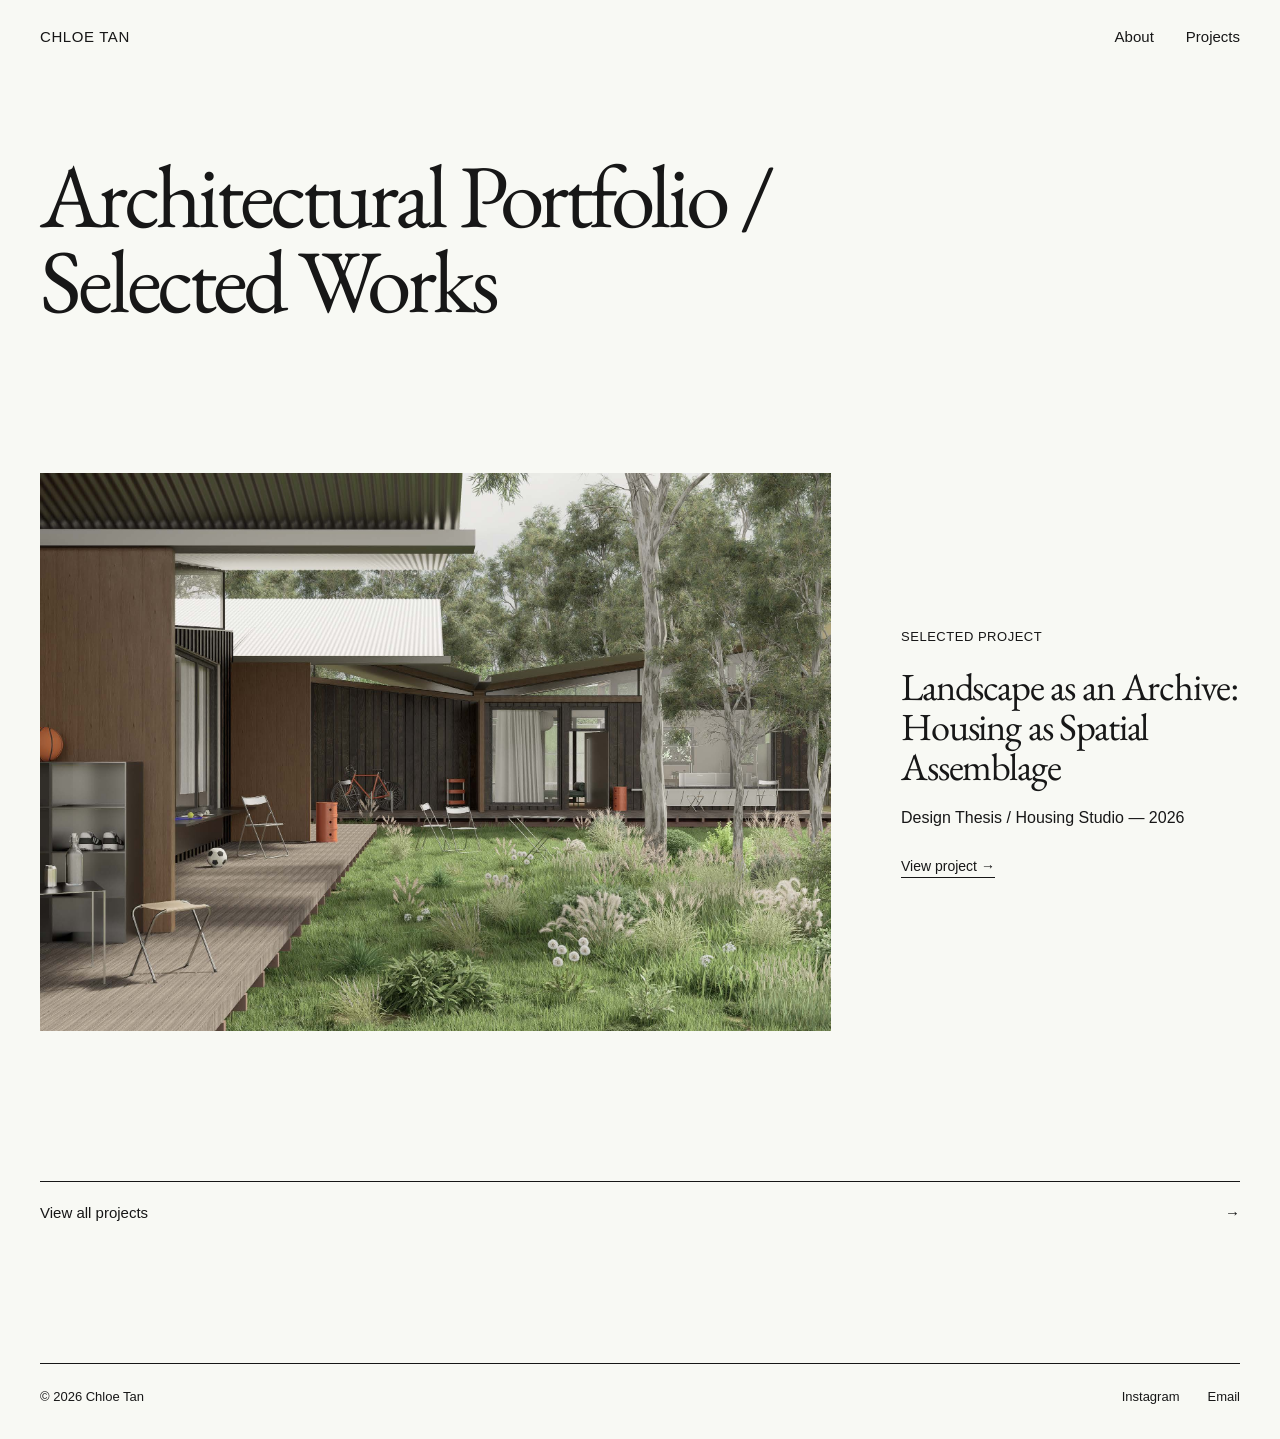
<file: index.html>
<!DOCTYPE html>
<html lang="en">

<head>
    <meta charset="UTF-8">
    <meta name="viewport" content="width=device-width, initial-scale=1.0">

    <title>Chloe Tan — Architecture</title>

    <link rel="stylesheet" href="style.css">
</head>

<body>

<header>

    <a href="index.html" class="logo">
        CHLOE TAN
    </a>

    <nav>
        <a href="about.html">About</a>
        <a href="projects.html">Projects</a>
    </nav>

</header>


<main class="home">

    <section class="home-intro">

        <h1>
            Architectural Portfolio / Selected Works
        </h1>

    </section>


    <section class="home-project">

        <div class="home-project-image">
            <a href="landscape-as-an-archive.html">
                <img
                    src="ext. render.jpeg"
                    alt="Landscape as an Archive — Housing as Spatial Assemblage"
                >
            </a>
        </div>

        <div class="home-project-info">

            <div class="section-label">
                SELECTED PROJECT
            </div>

            <h2>
                <a href="landscape-as-an-archive.html">
                    Landscape as an Archive:
                    Housing as Spatial Assemblage
                </a>
            </h2>

            <p>
                Design Thesis / Housing Studio — 2026
            </p>

            <a href="landscape-as-an-archive.html" class="project-link">
                View project →
            </a>

        </div>

    </section>


    <section class="home-projects-link">

        <a href="projects.html">
            <span>View all projects</span>
            <span>→</span>
        </a>

    </section>

</main>


<footer>

    <div class="footer-left">
        © 2026 Chloe Tan
    </div>

    <div class="footer-right">

        <a
            href="https://www.instagram.com/chloetan.arch/"
            target="_blank"
            rel="noopener noreferrer"
        >
            Instagram
        </a>

        <a href="mailto:chloejadetan08@gmail.com">
            Email
        </a>

    </div>

</footer>

</body>

</html>
</file>
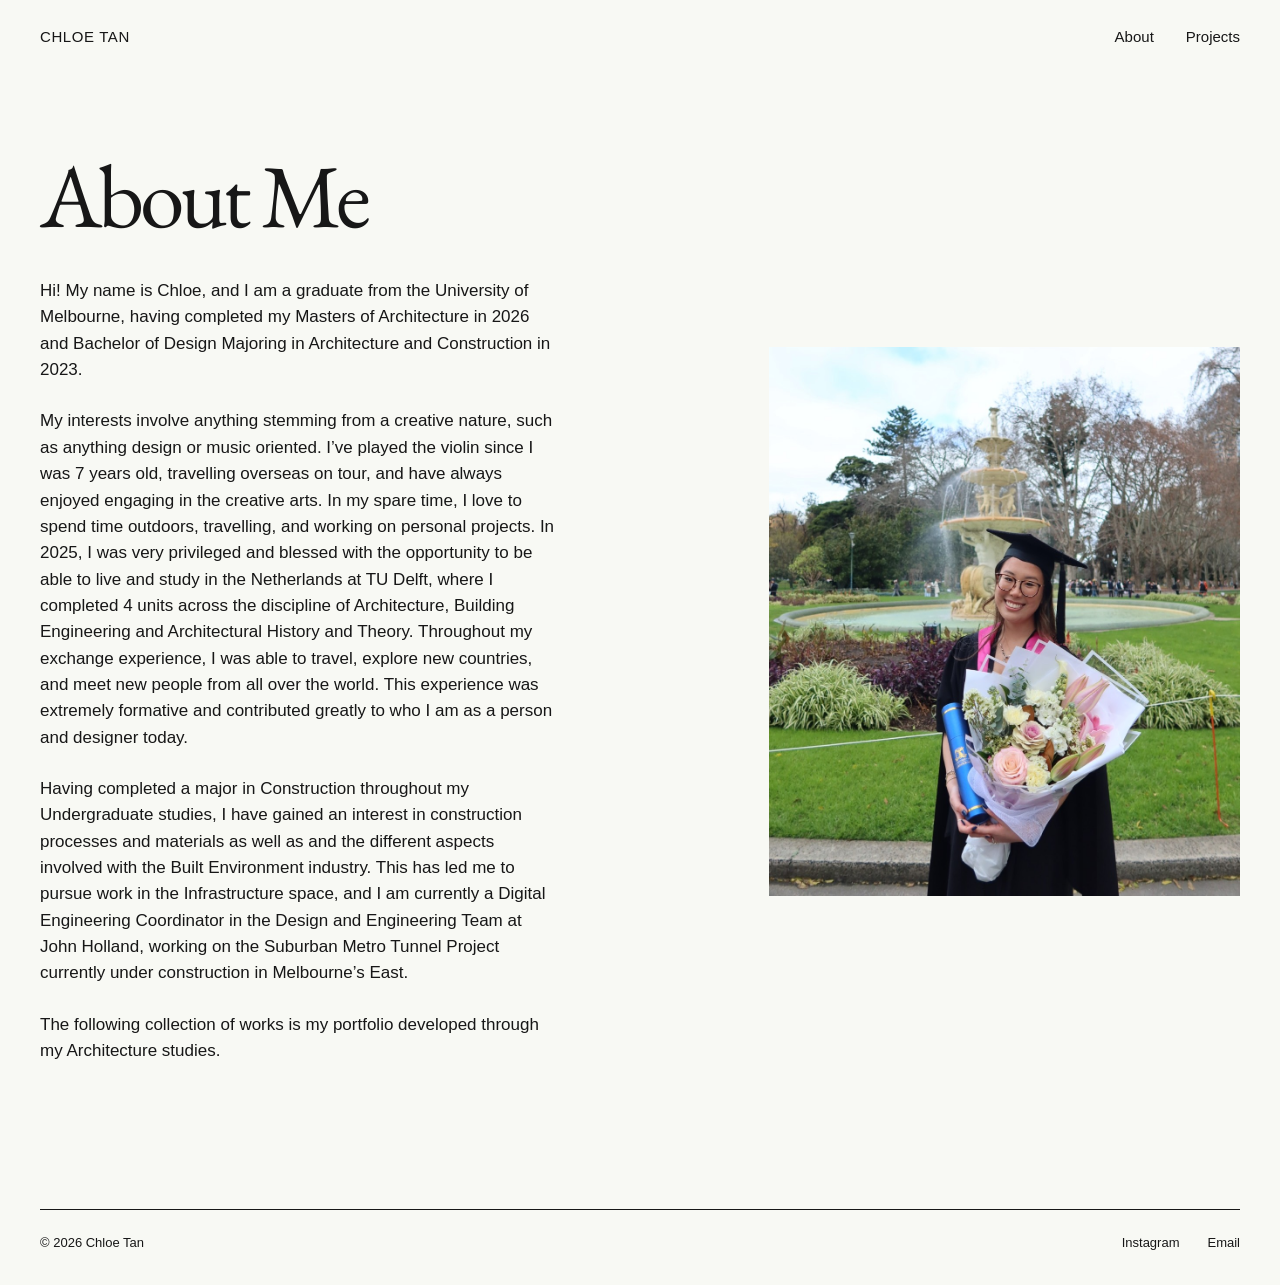
<file: about.html>
<!DOCTYPE html>
<html lang="en">
<head>
    <meta charset="UTF-8">
    <meta name="viewport" content="width=device-width, initial-scale=1.0">

    <title>About — Chloe Tan</title>

    <link rel="stylesheet" href="style.css">
</head>

<body>

    <header>
        <a href="index.html" class="logo">CHLOE TAN</a>

        <nav>
            <a href="about.html">About</a>
            <a href="projects.html">Projects</a>
        </nav>
    </header>


    <main class="about-page">

        <section class="about-content">

            <div class="about-text">

                <h1>About Me</h1>

                <p>
                    Hi! My name is Chloe, and I am a graduate from the University 
                    of Melbourne, having completed my Masters of Architecture in 
                    2026 and Bachelor of Design Majoring in Architecture and 
                    Construction in 2023. 

                </p>

                <p>
                    
                    My interests involve anything stemming from a creative nature, 
                    such as anything design or music oriented. I’ve played the 
                    violin since I was 7 years old, travelling overseas on tour, 
                    and have always enjoyed engaging in the creative arts. In my 
                    spare time, I love to spend time outdoors, travelling, and 
                    working on personal projects. In 2025, I was very privileged
                    and blessed with the opportunity to be able to live and study in
                    the Netherlands at TU Delft, where I completed 4 units across
                    the discipline of Architecture, Building Engineering and 
                    Architectural History and Theory. Throughout my exchange 
                    experience, I was able to travel, explore new countries, and 
                    meet new people from all over the world. This experience was
                    extremely formative and contributed greatly to who I am as a 
                    person and designer today.

                </p>

                <p>
                    
                    Having completed a major in Construction throughout 
                    my Undergraduate studies, I have gained an interest in 
                    construction processes and materials as well as and the 
                    different aspects involved with the Built Environment industry. 
                    This has led me to pursue work in the Infrastructure space, 
                    and I am currently a Digital Engineering Coordinator in the 
                    Design and Engineering Team at John Holland, working on the 
                    Suburban Metro Tunnel Project currently under construction 
                    in Melbourne’s East.
                    
                </p>

                <p>
                    
                   The following collection of works is my portfolio developed
                   through my Architecture studies.
                    
                </p>

            </div>


            <div class="about-image">
                <img
                    src="IMG_1692.JPEG"
                    alt="Chloe Tan"
                >
            </div>

        </section>

    </main>


    <footer>

        <div class="footer-left">
            © 2026 Chloe Tan
        </div>

        <div class="footer-right">

            <a
                href="https://www.instagram.com/chloetan.arch/"
                target="_blank"
                rel="noopener noreferrer"
            >
                Instagram
            </a>

            <a href="mailto:chloejadetan08@gmail.com">
                Email
            </a>

        </div>

    </footer>

</body>
</html>
</file>
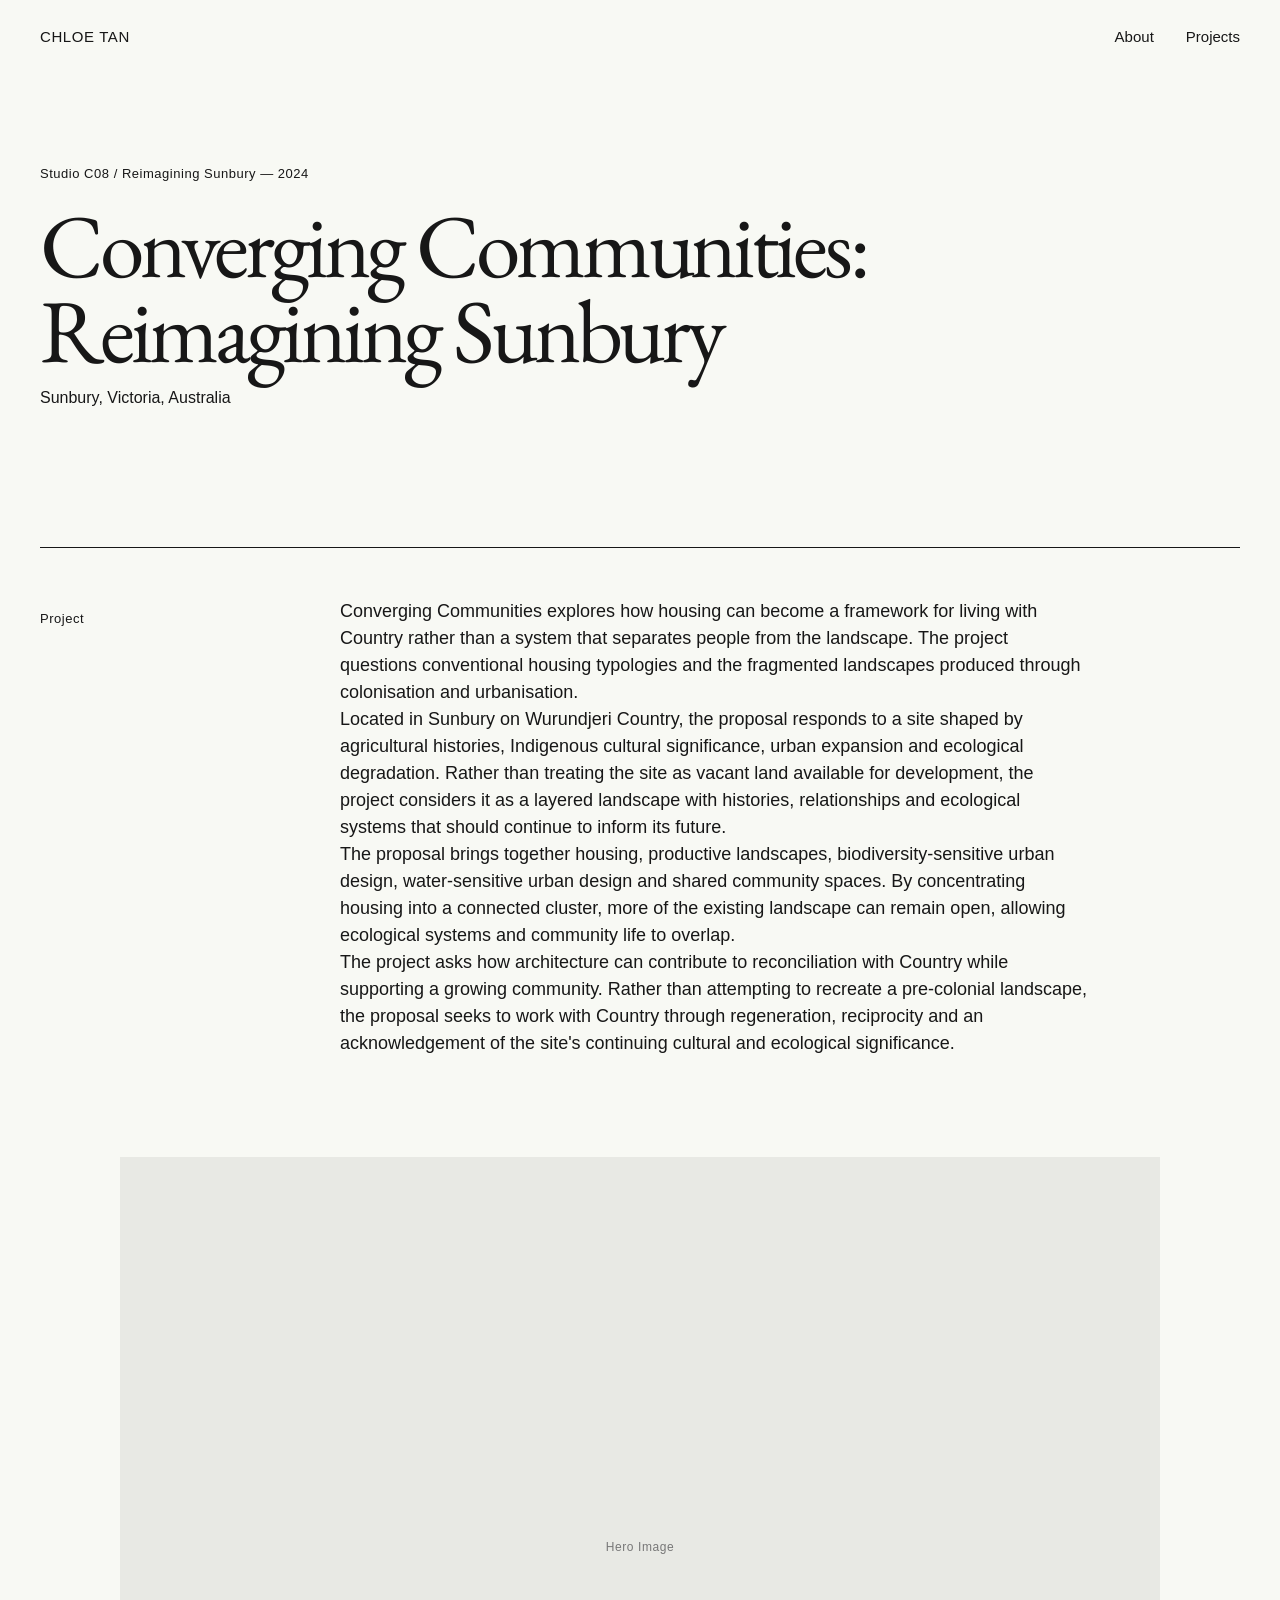
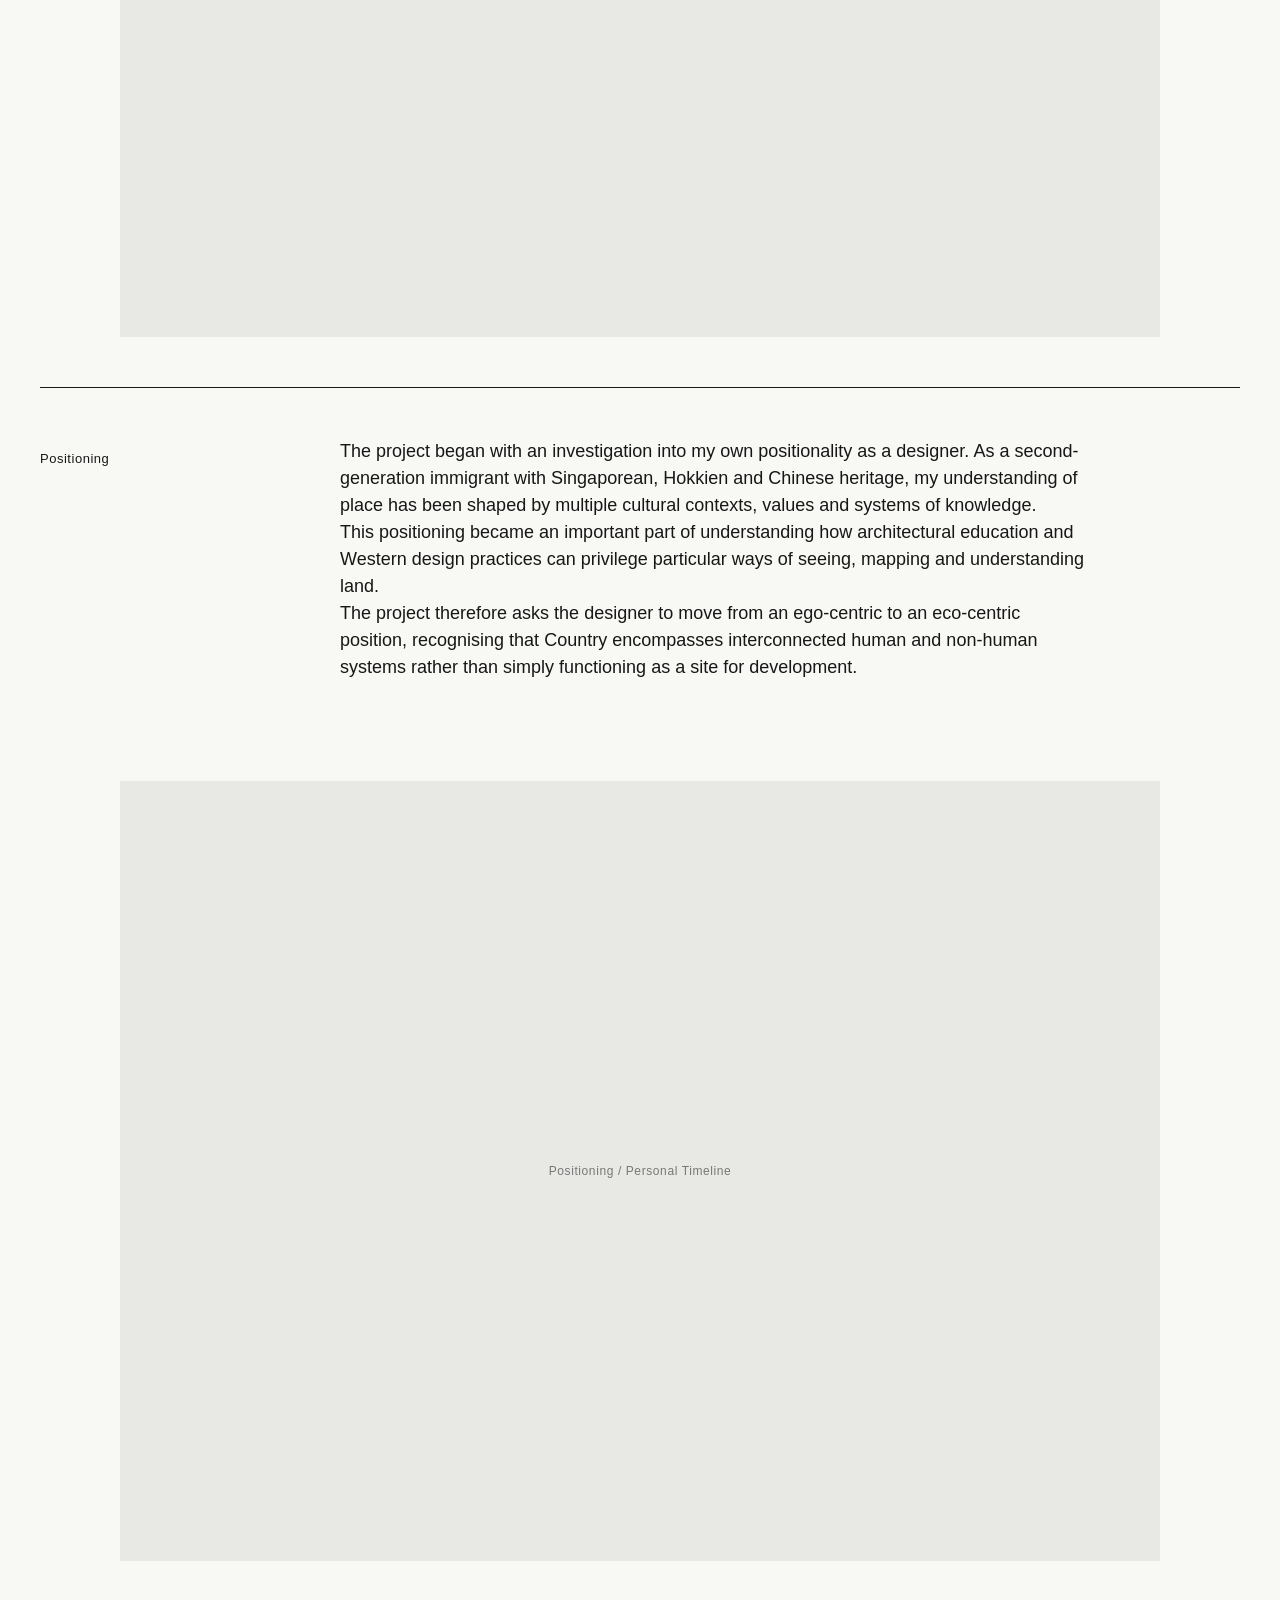
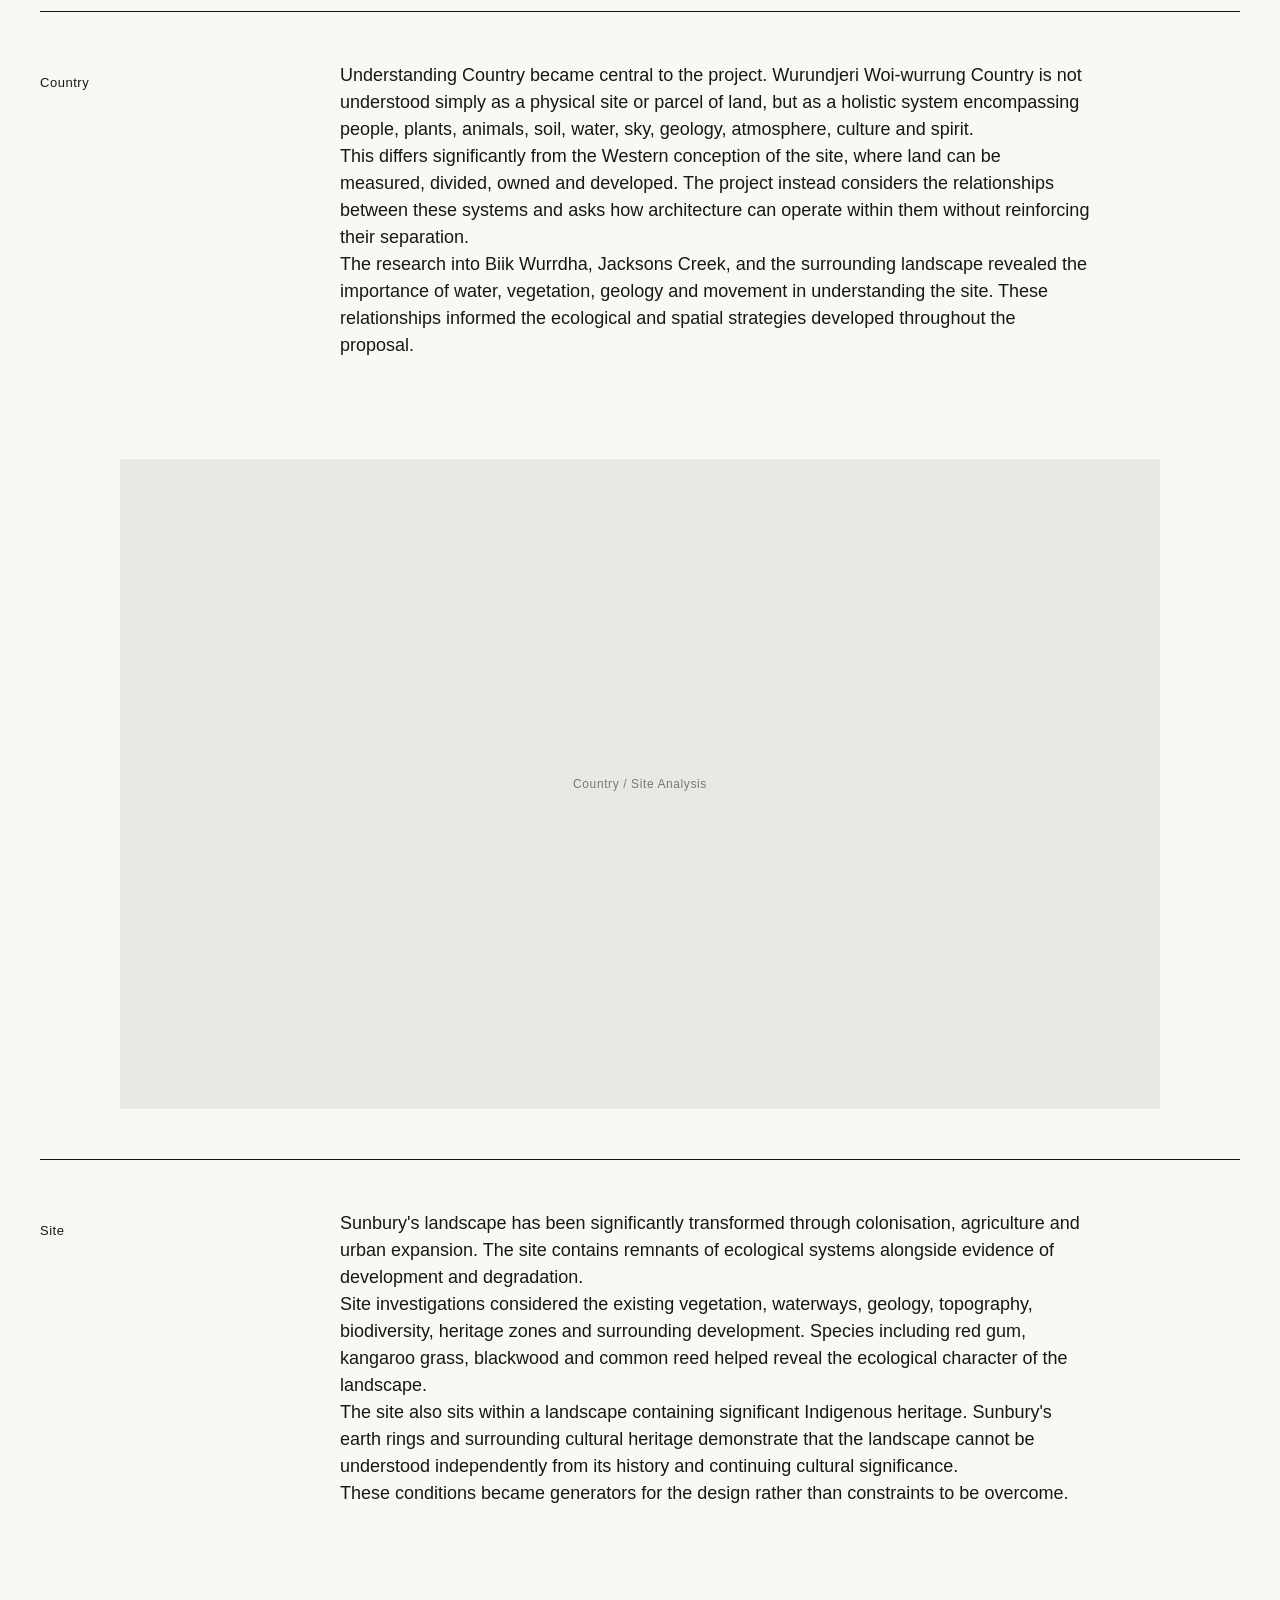
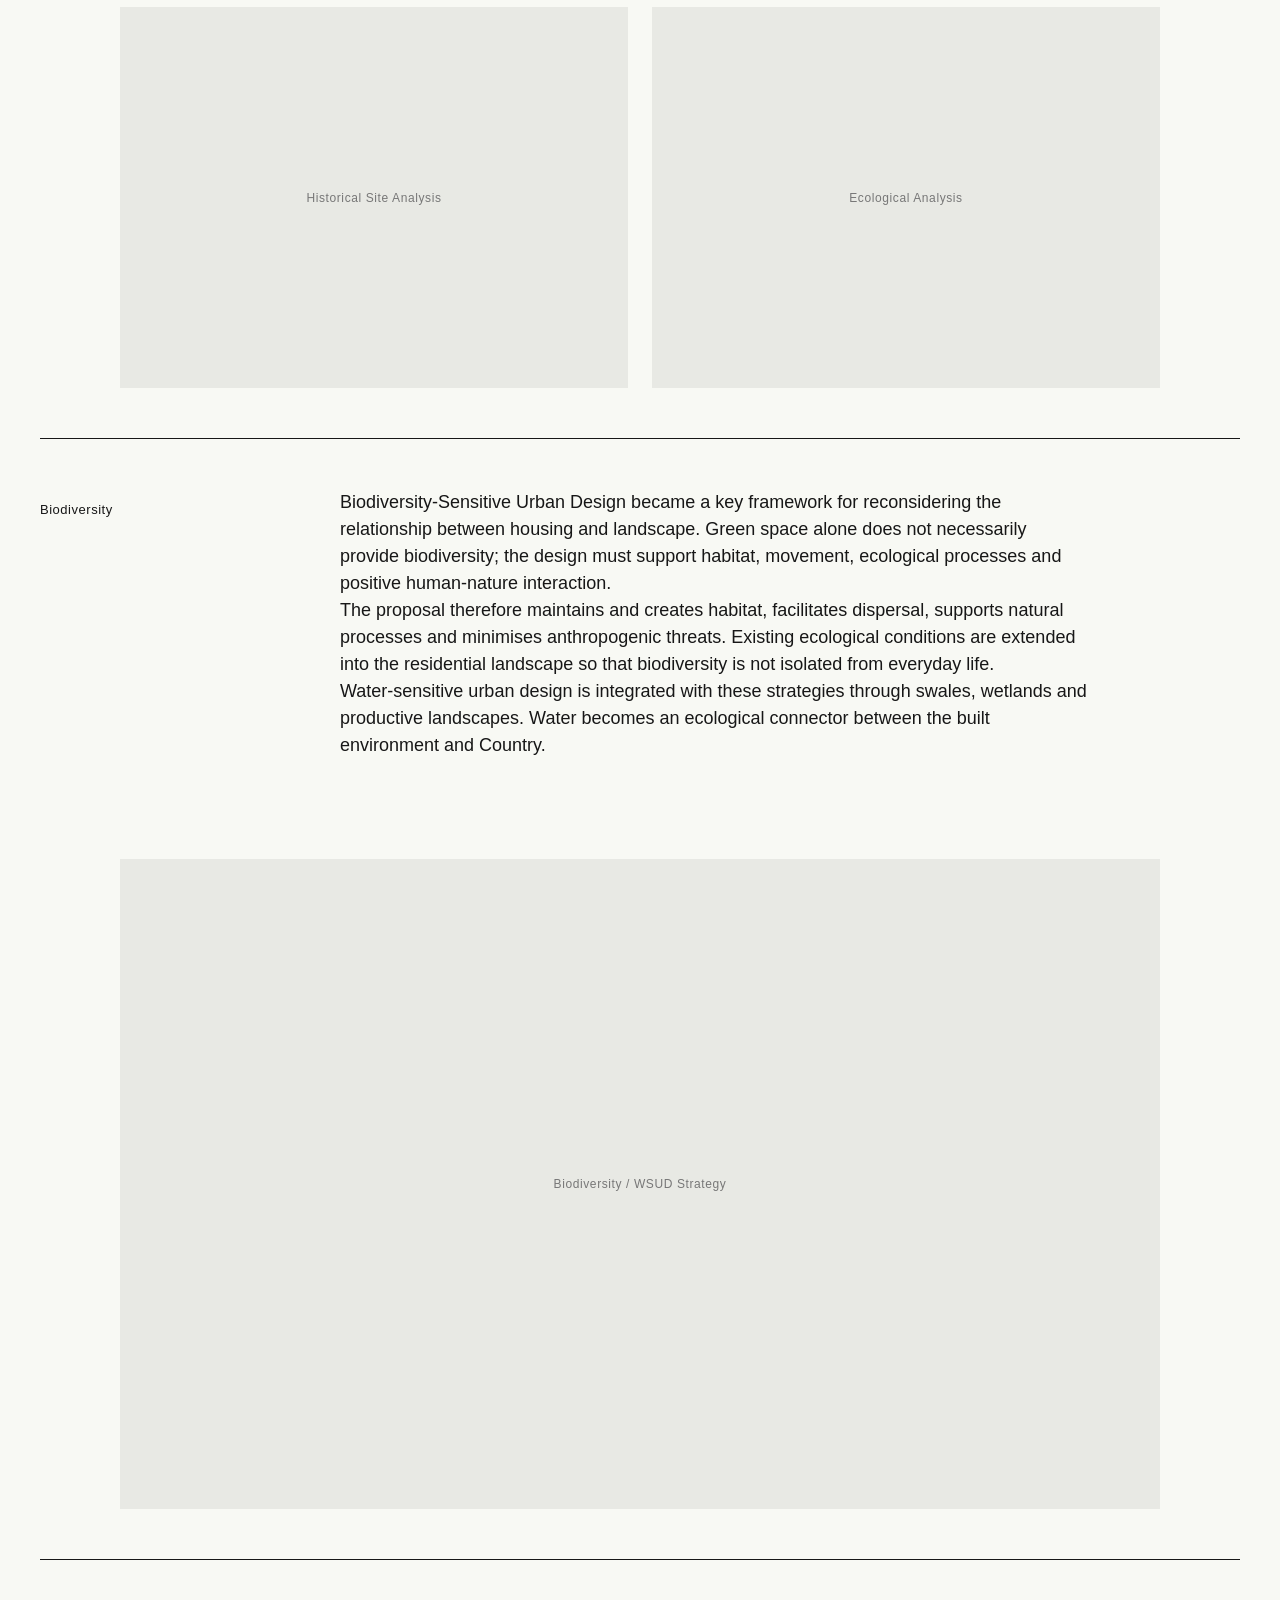
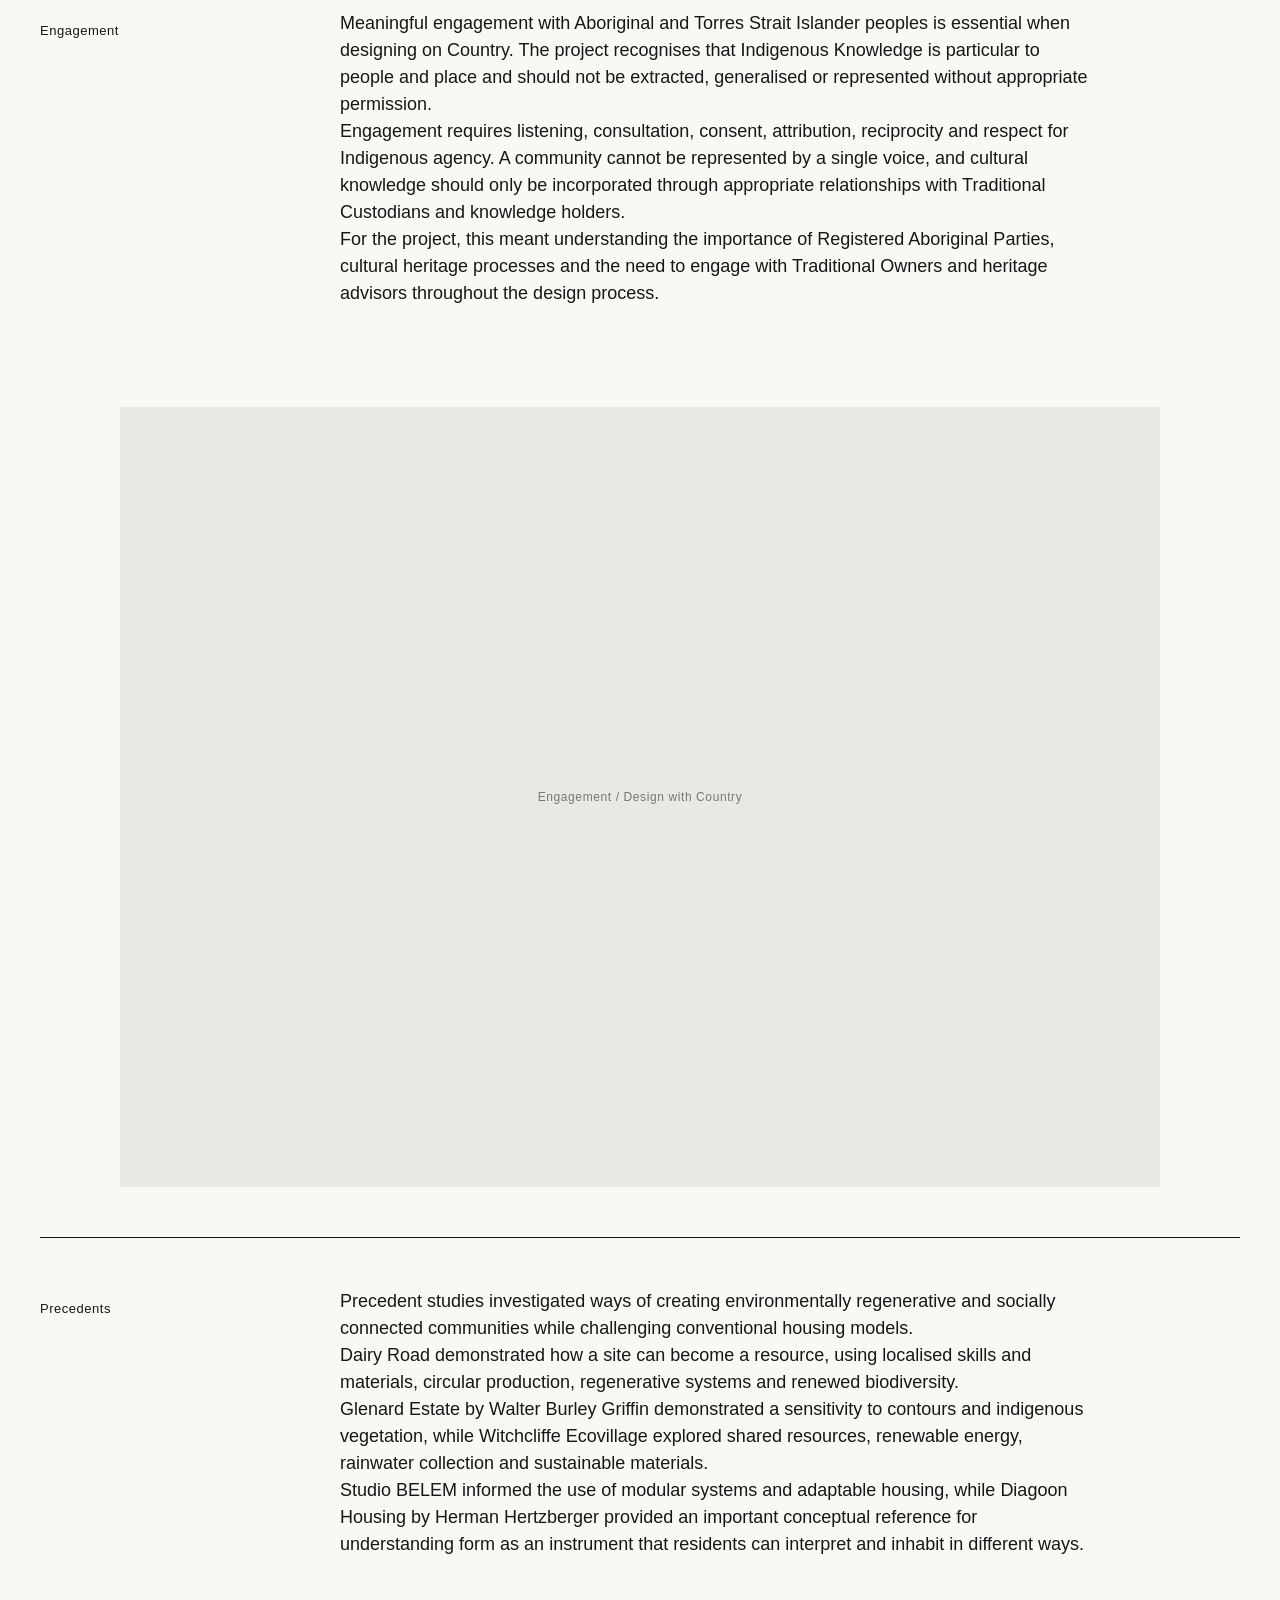
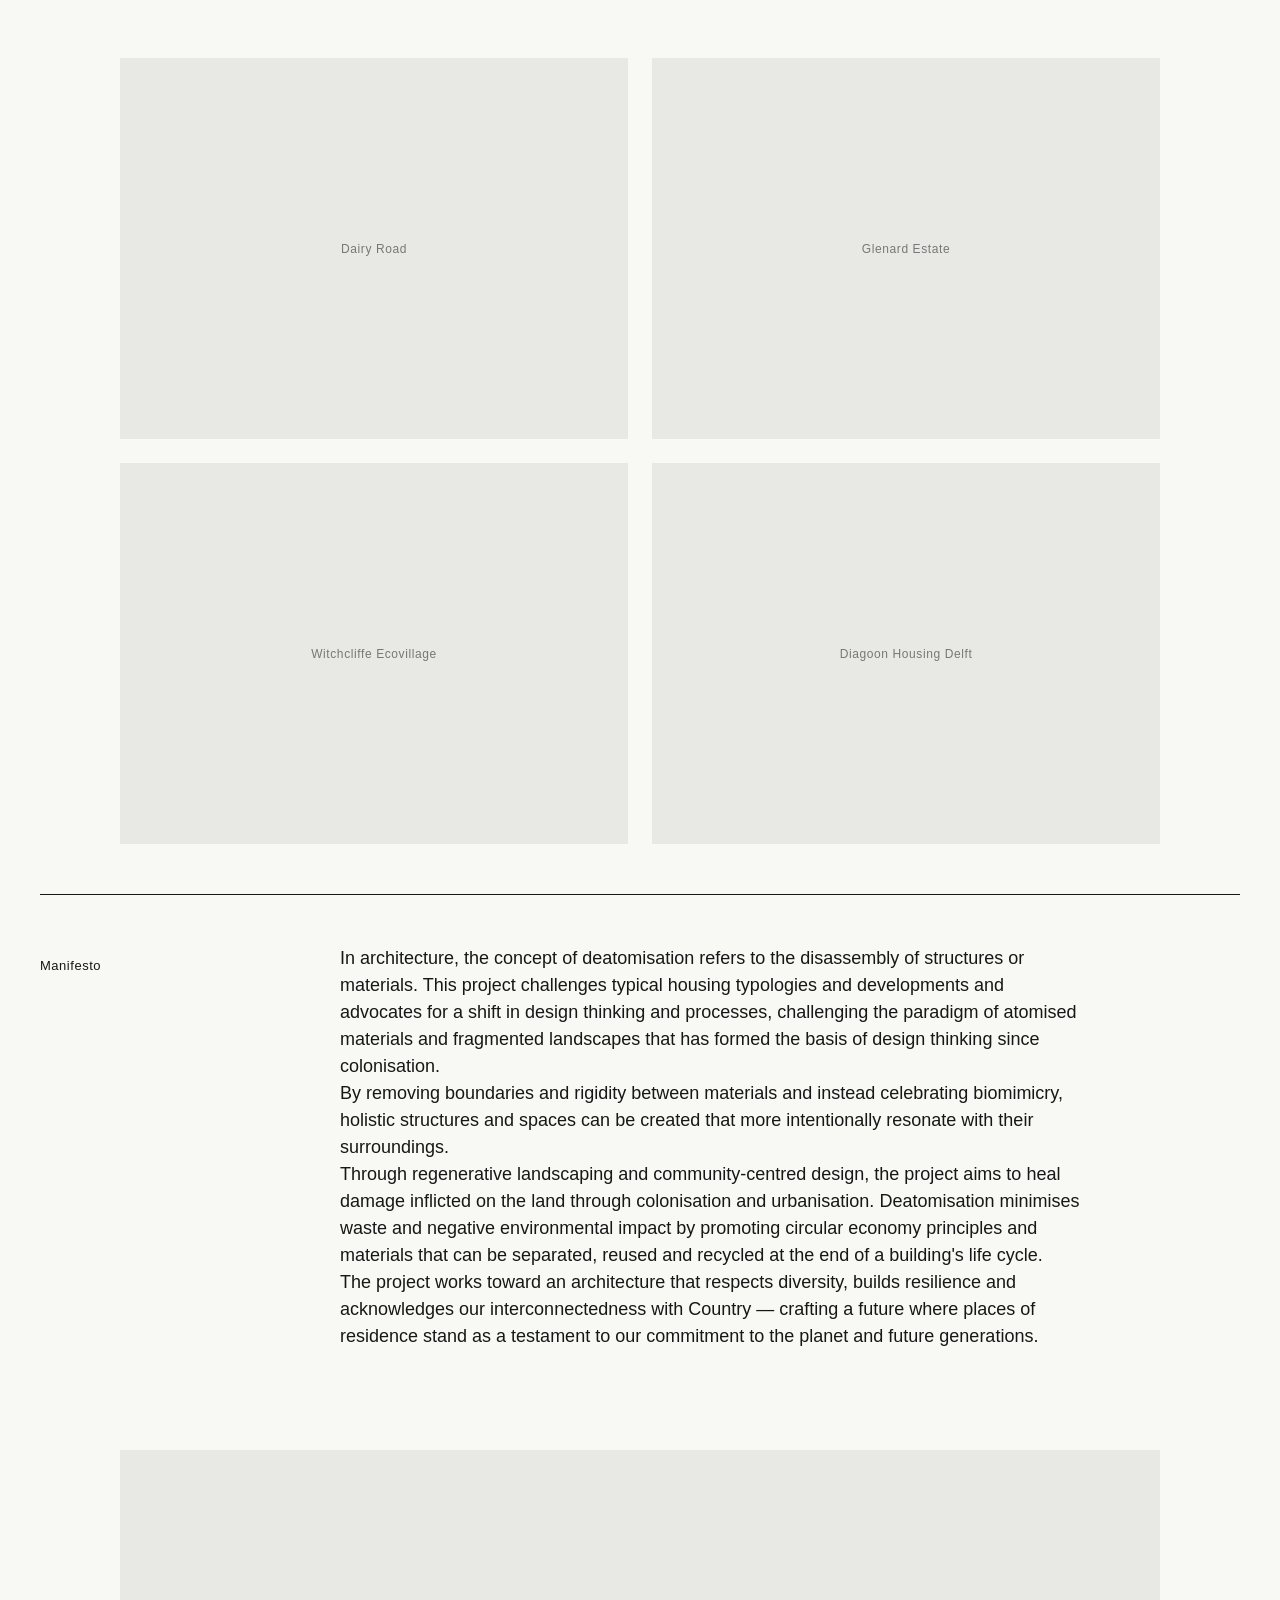
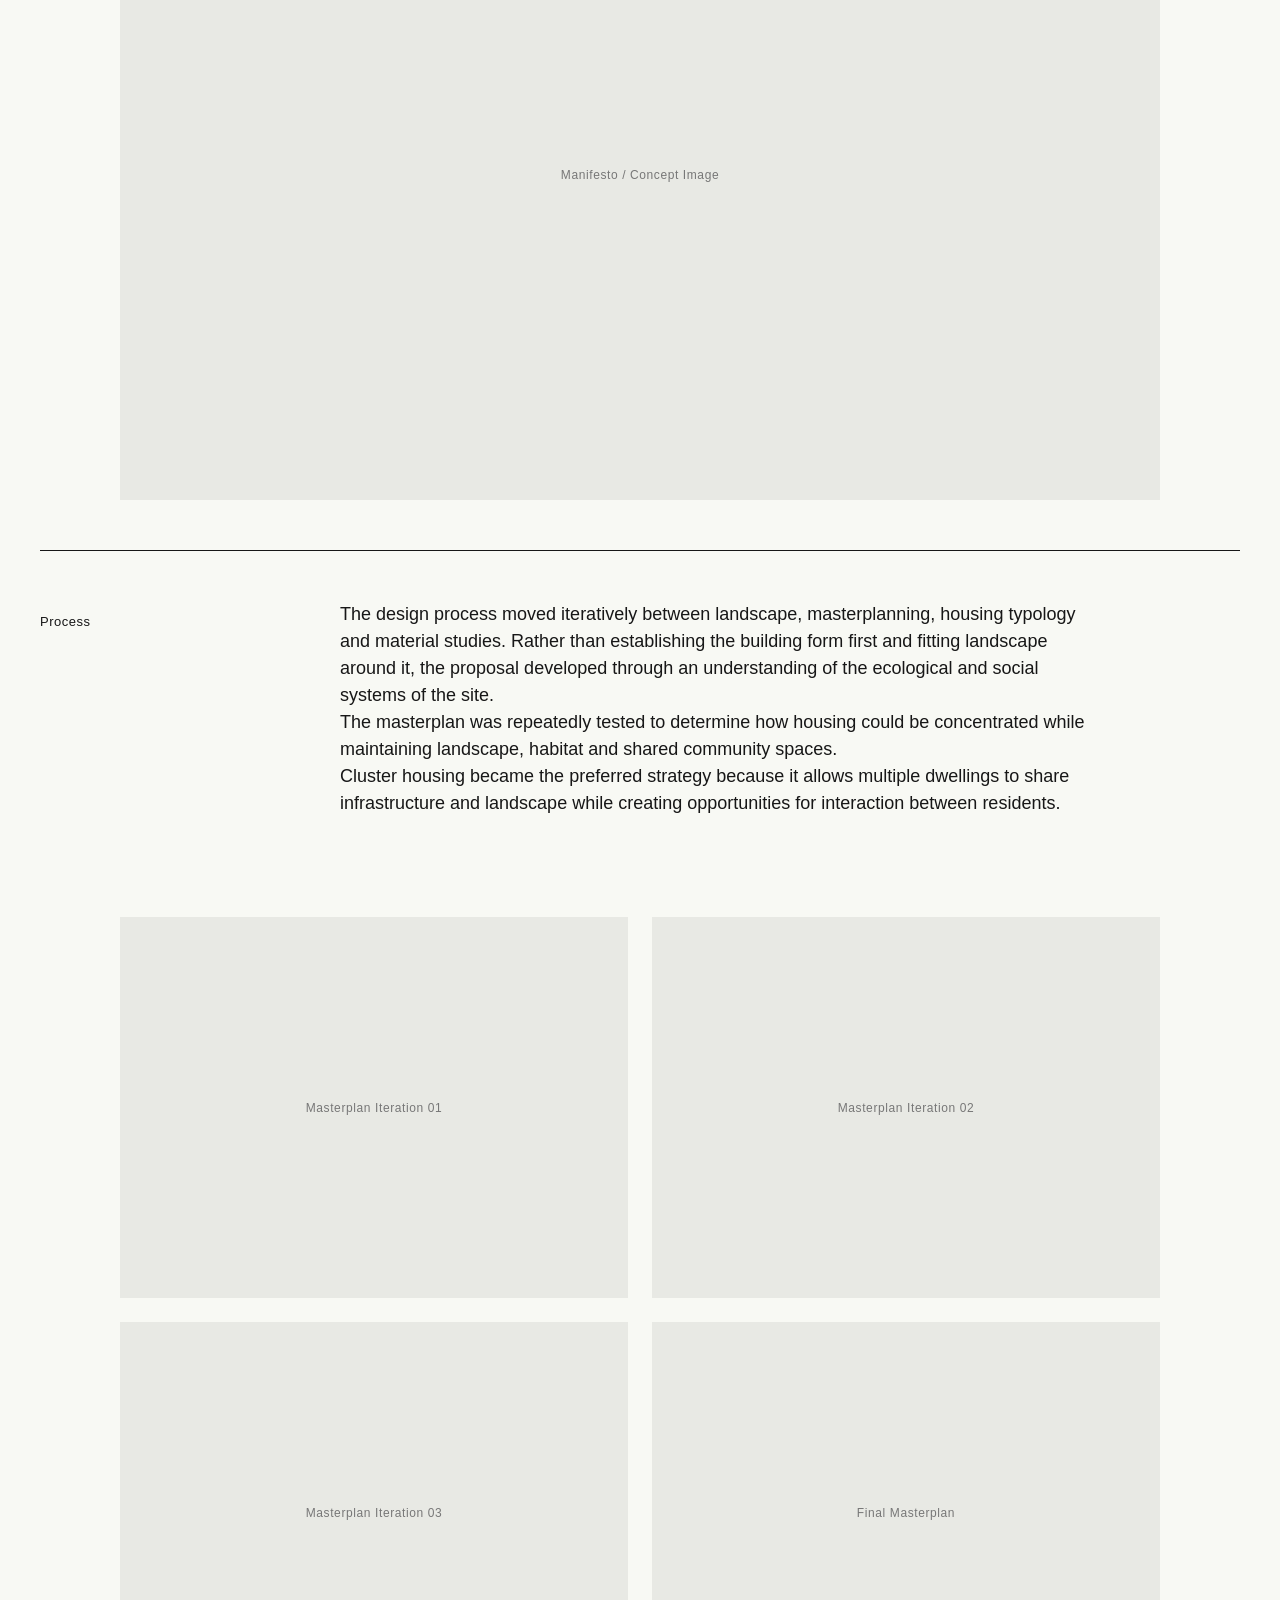
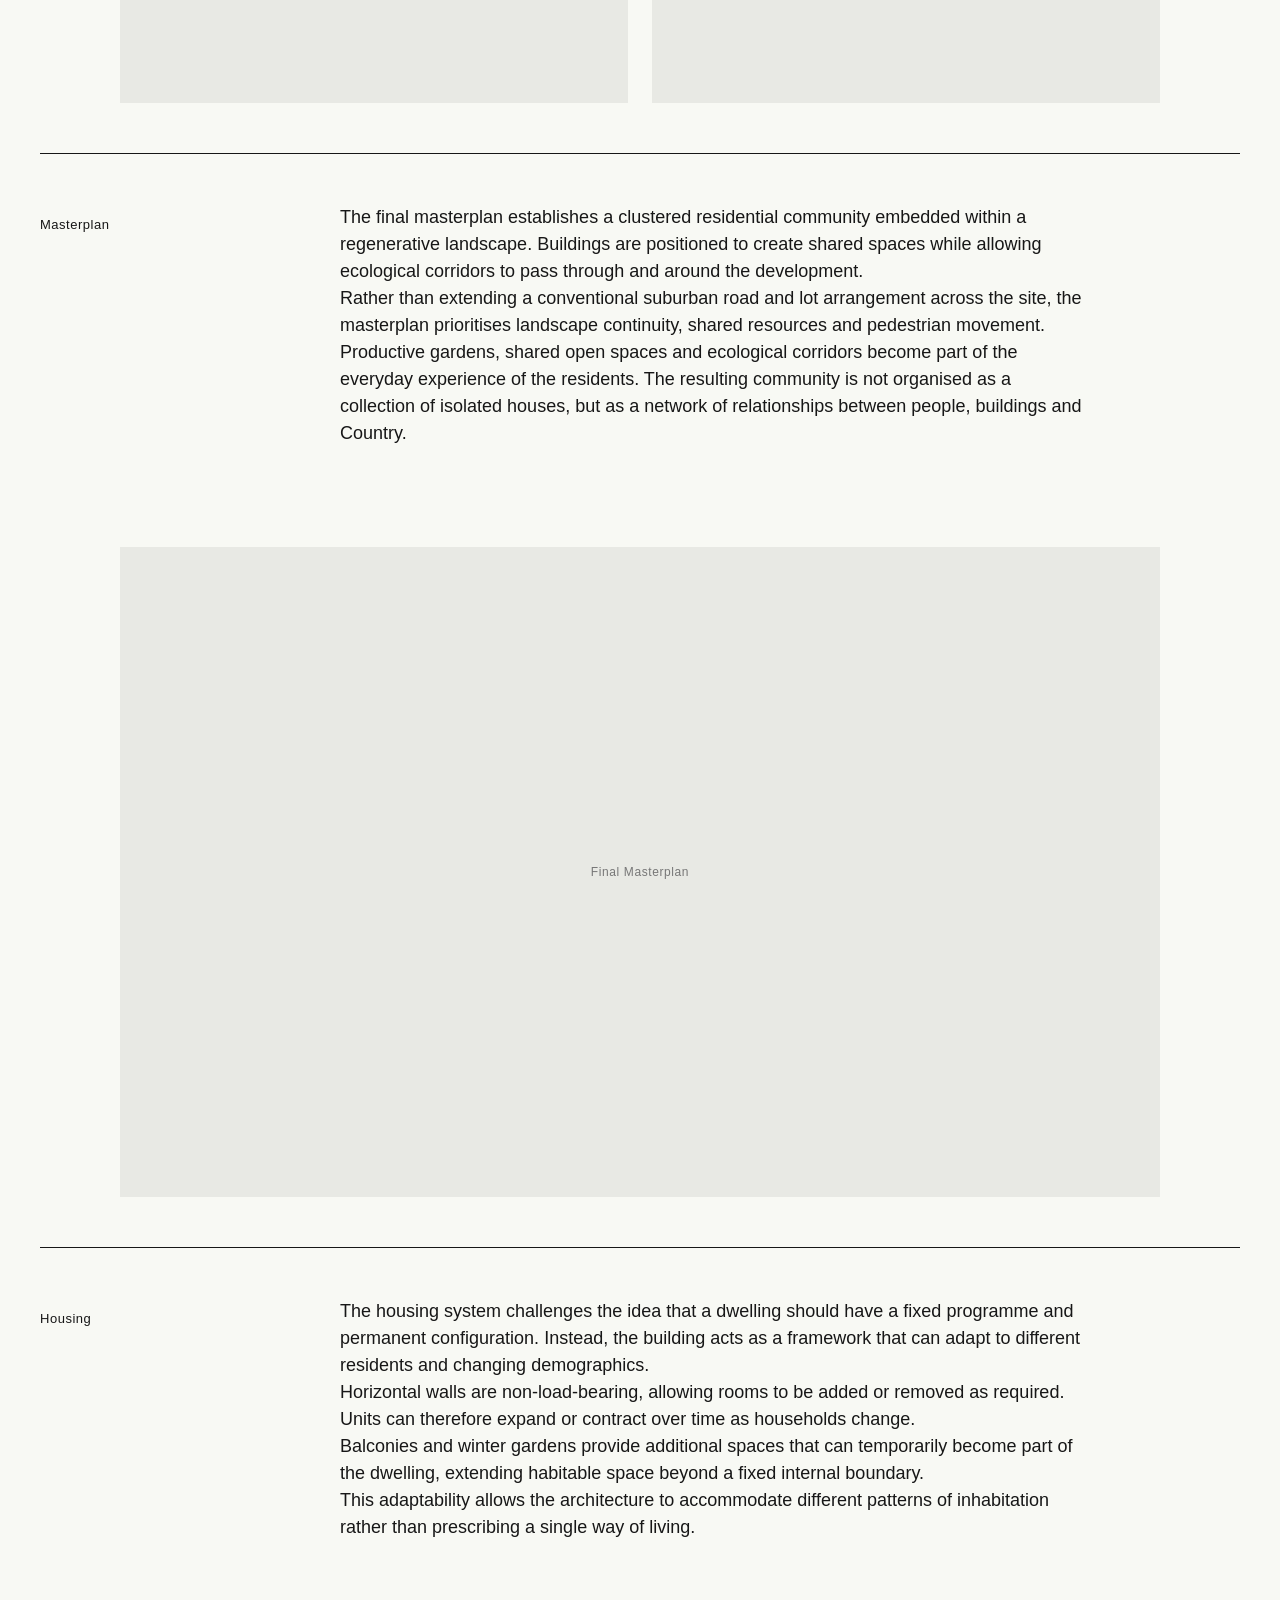
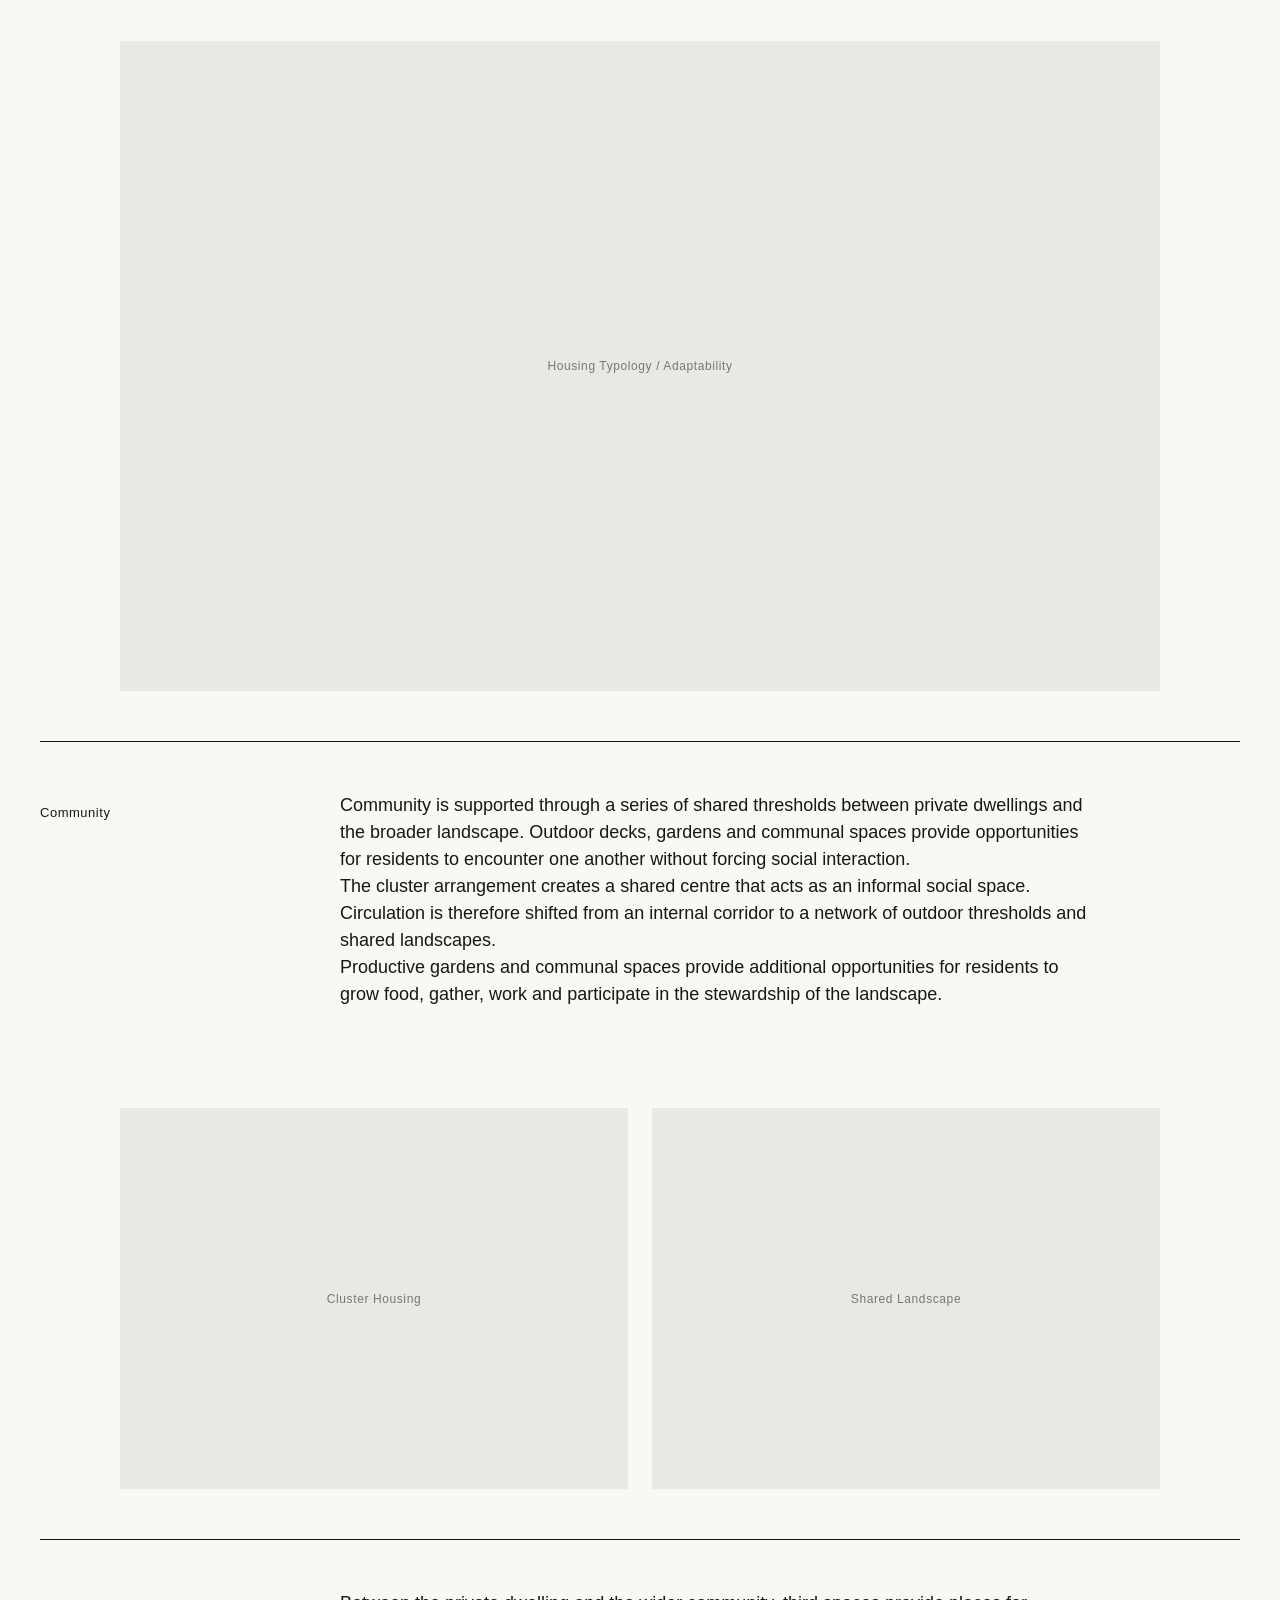
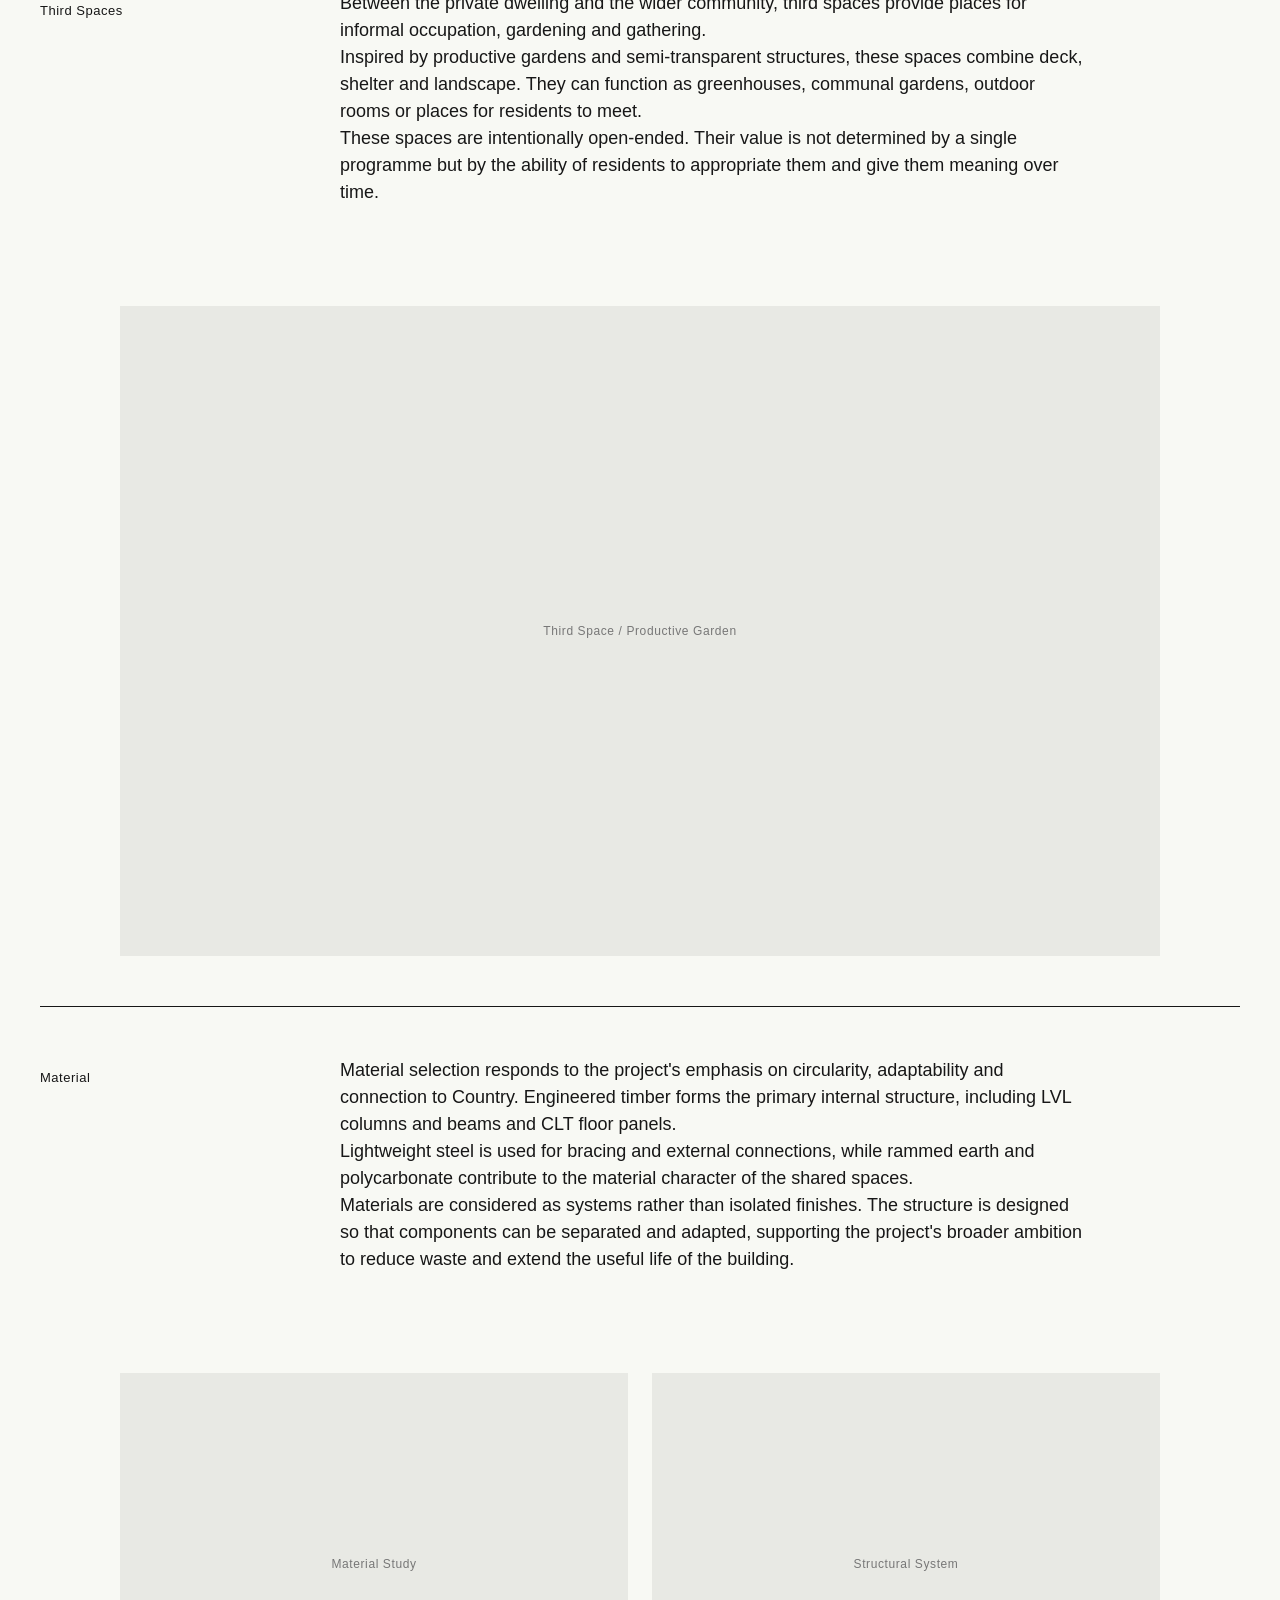
<file: converging-communities.html>
<!DOCTYPE html>
<html lang="en">
<head>
    <meta charset="UTF-8">
    <meta name="viewport" content="width=device-width, initial-scale=1.0">

    <title>Converging Communities — Chloe Tan</title>

    <link rel="stylesheet" href="style.css">
</head>

<body>

    <!-- HEADER -->
    <header>
        <a href="index.html" class="logo">CHLOE TAN</a>

        <nav>
            <a href="about.html">About</a>
            <a href="projects.html">Projects</a>
        </nav>
    </header>


    <!-- PROJECT PAGE -->
    <main class="project-page">

        <!-- PROJECT HERO -->
        <section class="project-hero">

            <p class="section-label">
                Studio C08 / Reimagining Sunbury — 2024
            </p>

            <h1>
                Converging Communities:
                Reimagining Sunbury
            </h1>

            <p class="project-location">
                Sunbury, Victoria, Australia
            </p>

        </section>


        <!-- PROJECT DESCRIPTION -->
        <section class="project-section">

            <div class="project-section-label">
                <p class="section-label">Project</p>
            </div>

            <div class="project-section-text">

                <p>
                    Converging Communities explores how housing can become a
                    framework for living with Country rather than a system that
                    separates people from the landscape. The project questions
                    conventional housing typologies and the fragmented
                    landscapes produced through colonisation and urbanisation.
                </p>

                <p>
                    Located in Sunbury on Wurundjeri Country, the proposal
                    responds to a site shaped by agricultural histories,
                    Indigenous cultural significance, urban expansion and
                    ecological degradation. Rather than treating the site as
                    vacant land available for development, the project considers
                    it as a layered landscape with histories, relationships and
                    ecological systems that should continue to inform its future.
                </p>

                <p>
                    The proposal brings together housing, productive landscapes,
                    biodiversity-sensitive urban design, water-sensitive urban
                    design and shared community spaces. By concentrating housing
                    into a connected cluster, more of the existing landscape can
                    remain open, allowing ecological systems and community life
                    to overlap.
                </p>

                <p>
                    The project asks how architecture can contribute to
                    reconciliation with Country while supporting a growing
                    community. Rather than attempting to recreate a pre-colonial
                    landscape, the proposal seeks to work with Country through
                    regeneration, reciprocity and an acknowledgement of the
                    site's continuing cultural and ecological significance.
                </p>

            </div>

        </section>


        <!-- HERO IMAGE -->
        <section class="project-image-section">

            <div class="image-placeholder">
                <span>Hero Image</span>
            </div>

        </section>


        <!-- POSITIONING -->
        <section class="project-section">

            <div class="project-section-label">
                <p class="section-label">Positioning</p>
            </div>

            <div class="project-section-text">

                <p>
                    The project began with an investigation into my own
                    positionality as a designer. As a second-generation
                    immigrant with Singaporean, Hokkien and Chinese heritage,
                    my understanding of place has been shaped by multiple
                    cultural contexts, values and systems of knowledge.
                </p>

                <p>
                    This positioning became an important part of understanding
                    how architectural education and Western design practices
                    can privilege particular ways of seeing, mapping and
                    understanding land.
                </p>

                <p>
                    The project therefore asks the designer to move from an
                    ego-centric to an eco-centric position, recognising that
                    Country encompasses interconnected human and non-human
                    systems rather than simply functioning as a site for
                    development.
                </p>

            </div>

        </section>


        <!-- POSITIONING IMAGE -->
        <section class="project-image-section">

            <div class="image-placeholder">
                <span>Positioning / Personal Timeline</span>
            </div>

        </section>


        <!-- COUNTRY -->
        <section class="project-section">

            <div class="project-section-label">
                <p class="section-label">Country</p>
            </div>

            <div class="project-section-text">

                <p>
                    Understanding Country became central to the project.
                    Wurundjeri Woi-wurrung Country is not understood simply as
                    a physical site or parcel of land, but as a holistic system
                    encompassing people, plants, animals, soil, water, sky,
                    geology, atmosphere, culture and spirit.
                </p>

                <p>
                    This differs significantly from the Western conception of
                    the site, where land can be measured, divided, owned and
                    developed. The project instead considers the relationships
                    between these systems and asks how architecture can operate
                    within them without reinforcing their separation.
                </p>

                <p>
                    The research into Biik Wurrdha, Jacksons Creek, and the
                    surrounding landscape revealed the importance of water,
                    vegetation, geology and movement in understanding the site.
                    These relationships informed the ecological and spatial
                    strategies developed throughout the proposal.
                </p>

            </div>

        </section>


        <!-- COUNTRY IMAGE -->
        <section class="project-image-section">

            <div class="image-placeholder large">
                <span>Country / Site Analysis</span>
            </div>

        </section>


        <!-- SITE -->
        <section class="project-section">

            <div class="project-section-label">
                <p class="section-label">Site</p>
            </div>

            <div class="project-section-text">

                <p>
                    Sunbury's landscape has been significantly transformed
                    through colonisation, agriculture and urban expansion.
                    The site contains remnants of ecological systems alongside
                    evidence of development and degradation.
                </p>

                <p>
                    Site investigations considered the existing vegetation,
                    waterways, geology, topography, biodiversity, heritage
                    zones and surrounding development. Species including red
                    gum, kangaroo grass, blackwood and common reed helped reveal
                    the ecological character of the landscape.
                </p>

                <p>
                    The site also sits within a landscape containing significant
                    Indigenous heritage. Sunbury's earth rings and surrounding
                    cultural heritage demonstrate that the landscape cannot be
                    understood independently from its history and continuing
                    cultural significance.
                </p>

                <p>
                    These conditions became generators for the design rather
                    than constraints to be overcome.
                </p>

            </div>

        </section>


        <!-- SITE IMAGES -->
        <section class="project-image-grid">

            <div class="image-placeholder">
                <span>Historical Site Analysis</span>
            </div>

            <div class="image-placeholder">
                <span>Ecological Analysis</span>
            </div>

        </section>


        <!-- BIODIVERSITY -->
        <section class="project-section">

            <div class="project-section-label">
                <p class="section-label">Biodiversity</p>
            </div>

            <div class="project-section-text">

                <p>
                    Biodiversity-Sensitive Urban Design became a key framework
                    for reconsidering the relationship between housing and
                    landscape. Green space alone does not necessarily provide
                    biodiversity; the design must support habitat, movement,
                    ecological processes and positive human-nature interaction.
                </p>

                <p>
                    The proposal therefore maintains and creates habitat,
                    facilitates dispersal, supports natural processes and
                    minimises anthropogenic threats. Existing ecological
                    conditions are extended into the residential landscape so
                    that biodiversity is not isolated from everyday life.
                </p>

                <p>
                    Water-sensitive urban design is integrated with these
                    strategies through swales, wetlands and productive
                    landscapes. Water becomes an ecological connector between
                    the built environment and Country.
                </p>

            </div>

        </section>


        <!-- BIODIVERSITY IMAGE -->
        <section class="project-image-section">

            <div class="image-placeholder large">
                <span>Biodiversity / WSUD Strategy</span>
            </div>

        </section>


        <!-- ENGAGEMENT -->
        <section class="project-section">

            <div class="project-section-label">
                <p class="section-label">Engagement</p>
            </div>

            <div class="project-section-text">

                <p>
                    Meaningful engagement with Aboriginal and Torres Strait
                    Islander peoples is essential when designing on Country.
                    The project recognises that Indigenous Knowledge is
                    particular to people and place and should not be extracted,
                    generalised or represented without appropriate permission.
                </p>

                <p>
                    Engagement requires listening, consultation, consent,
                    attribution, reciprocity and respect for Indigenous agency.
                    A community cannot be represented by a single voice, and
                    cultural knowledge should only be incorporated through
                    appropriate relationships with Traditional Custodians and
                    knowledge holders.
                </p>

                <p>
                    For the project, this meant understanding the importance of
                    Registered Aboriginal Parties, cultural heritage processes
                    and the need to engage with Traditional Owners and heritage
                    advisors throughout the design process.
                </p>

            </div>

        </section>


        <!-- ENGAGEMENT IMAGE -->
        <section class="project-image-section">

            <div class="image-placeholder">
                <span>Engagement / Design with Country</span>
            </div>

        </section>


        <!-- PRECEDENTS -->
        <section class="project-section">

            <div class="project-section-label">
                <p class="section-label">Precedents</p>
            </div>

            <div class="project-section-text">

                <p>
                    Precedent studies investigated ways of creating
                    environmentally regenerative and socially connected
                    communities while challenging conventional housing models.
                </p>

                <p>
                    Dairy Road demonstrated how a site can become a resource,
                    using localised skills and materials, circular production,
                    regenerative systems and renewed biodiversity.
                </p>

                <p>
                    Glenard Estate by Walter Burley Griffin demonstrated a
                    sensitivity to contours and indigenous vegetation, while
                    Witchcliffe Ecovillage explored shared resources,
                    renewable energy, rainwater collection and sustainable
                    materials.
                </p>

                <p>
                    Studio BELEM informed the use of modular systems and
                    adaptable housing, while Diagoon Housing by Herman
                    Hertzberger provided an important conceptual reference for
                    understanding form as an instrument that residents can
                    interpret and inhabit in different ways.
                </p>

            </div>

        </section>


        <!-- PRECEDENT IMAGES -->
        <section class="project-image-grid">

            <div class="image-placeholder">
                <span>Dairy Road</span>
            </div>

            <div class="image-placeholder">
                <span>Glenard Estate</span>
            </div>

            <div class="image-placeholder">
                <span>Witchcliffe Ecovillage</span>
            </div>

            <div class="image-placeholder">
                <span>Diagoon Housing Delft</span>
            </div>

        </section>


        <!-- MANIFESTO -->
        <section class="project-section">

            <div class="project-section-label">
                <p class="section-label">Manifesto</p>
            </div>

            <div class="project-section-text">

                <p>
                    In architecture, the concept of deatomisation refers to the
                    disassembly of structures or materials. This project
                    challenges typical housing typologies and developments and
                    advocates for a shift in design thinking and processes,
                    challenging the paradigm of atomised materials and
                    fragmented landscapes that has formed the basis of design
                    thinking since colonisation.
                </p>

                <p>
                    By removing boundaries and rigidity between materials and
                    instead celebrating biomimicry, holistic structures and
                    spaces can be created that more intentionally resonate with
                    their surroundings.
                </p>

                <p>
                    Through regenerative landscaping and community-centred
                    design, the project aims to heal damage inflicted on the
                    land through colonisation and urbanisation. Deatomisation
                    minimises waste and negative environmental impact by
                    promoting circular economy principles and materials that
                    can be separated, reused and recycled at the end of a
                    building's life cycle.
                </p>

                <p>
                    The project works toward an architecture that respects
                    diversity, builds resilience and acknowledges our
                    interconnectedness with Country — crafting a future where
                    places of residence stand as a testament to our commitment
                    to the planet and future generations.
                </p>

            </div>

        </section>


        <!-- MANIFESTO IMAGE -->
        <section class="project-image-section">

            <div class="image-placeholder large">
                <span>Manifesto / Concept Image</span>
            </div>

        </section>


        <!-- DESIGN PROCESS -->
        <section class="project-section">

            <div class="project-section-label">
                <p class="section-label">Process</p>
            </div>

            <div class="project-section-text">

                <p>
                    The design process moved iteratively between landscape,
                    masterplanning, housing typology and material studies.
                    Rather than establishing the building form first and
                    fitting landscape around it, the proposal developed through
                    an understanding of the ecological and social systems of
                    the site.
                </p>

                <p>
                    The masterplan was repeatedly tested to determine how
                    housing could be concentrated while maintaining landscape,
                    habitat and shared community spaces.
                </p>

                <p>
                    Cluster housing became the preferred strategy because it
                    allows multiple dwellings to share infrastructure and
                    landscape while creating opportunities for interaction
                    between residents.
                </p>

            </div>

        </section>


        <!-- MASTERPLAN PROCESS -->
        <section class="project-image-grid">

            <div class="image-placeholder">
                <span>Masterplan Iteration 01</span>
            </div>

            <div class="image-placeholder">
                <span>Masterplan Iteration 02</span>
            </div>

            <div class="image-placeholder">
                <span>Masterplan Iteration 03</span>
            </div>

            <div class="image-placeholder">
                <span>Final Masterplan</span>
            </div>

        </section>


        <!-- MASTERPLAN -->
        <section class="project-section">

            <div class="project-section-label">
                <p class="section-label">Masterplan</p>
            </div>

            <div class="project-section-text">

                <p>
                    The final masterplan establishes a clustered residential
                    community embedded within a regenerative landscape.
                    Buildings are positioned to create shared spaces while
                    allowing ecological corridors to pass through and around
                    the development.
                </p>

                <p>
                    Rather than extending a conventional suburban road and lot
                    arrangement across the site, the masterplan prioritises
                    landscape continuity, shared resources and pedestrian
                    movement.
                </p>

                <p>
                    Productive gardens, shared open spaces and ecological
                    corridors become part of the everyday experience of the
                    residents. The resulting community is not organised as a
                    collection of isolated houses, but as a network of
                    relationships between people, buildings and Country.
                </p>

            </div>

        </section>


        <!-- MASTERPLAN IMAGE -->
        <section class="project-image-section">

            <div class="image-placeholder large">
                <span>Final Masterplan</span>
            </div>

        </section>


        <!-- HOUSING -->
        <section class="project-section">

            <div class="project-section-label">
                <p class="section-label">Housing</p>
            </div>

            <div class="project-section-text">

                <p>
                    The housing system challenges the idea that a dwelling
                    should have a fixed programme and permanent configuration.
                    Instead, the building acts as a framework that can adapt
                    to different residents and changing demographics.
                </p>

                <p>
                    Horizontal walls are non-load-bearing, allowing rooms to
                    be added or removed as required. Units can therefore
                    expand or contract over time as households change.
                </p>

                <p>
                    Balconies and winter gardens provide additional spaces that
                    can temporarily become part of the dwelling, extending
                    habitable space beyond a fixed internal boundary.
                </p>

                <p>
                    This adaptability allows the architecture to accommodate
                    different patterns of inhabitation rather than prescribing
                    a single way of living.
                </p>

            </div>

        </section>


        <!-- HOUSING IMAGE -->
        <section class="project-image-section">

            <div class="image-placeholder large">
                <span>Housing Typology / Adaptability</span>
            </div>

        </section>


        <!-- COMMUNITY -->
        <section class="project-section">

            <div class="project-section-label">
                <p class="section-label">Community</p>
            </div>

            <div class="project-section-text">

                <p>
                    Community is supported through a series of shared
                    thresholds between private dwellings and the broader
                    landscape. Outdoor decks, gardens and communal spaces
                    provide opportunities for residents to encounter one
                    another without forcing social interaction.
                </p>

                <p>
                    The cluster arrangement creates a shared centre that acts
                    as an informal social space. Circulation is therefore
                    shifted from an internal corridor to a network of outdoor
                    thresholds and shared landscapes.
                </p>

                <p>
                    Productive gardens and communal spaces provide additional
                    opportunities for residents to grow food, gather, work and
                    participate in the stewardship of the landscape.
                </p>

            </div>

        </section>


        <!-- COMMUNITY IMAGES -->
        <section class="project-image-grid">

            <div class="image-placeholder">
                <span>Cluster Housing</span>
            </div>

            <div class="image-placeholder">
                <span>Shared Landscape</span>
            </div>

        </section>


        <!-- THIRD SPACE -->
        <section class="project-section">

            <div class="project-section-label">
                <p class="section-label">Third Spaces</p>
            </div>

            <div class="project-section-text">

                <p>
                    Between the private dwelling and the wider community,
                    third spaces provide places for informal occupation,
                    gardening and gathering.
                </p>

                <p>
                    Inspired by productive gardens and semi-transparent
                    structures, these spaces combine deck, shelter and
                    landscape. They can function as greenhouses, communal
                    gardens, outdoor rooms or places for residents to meet.
                </p>

                <p>
                    These spaces are intentionally open-ended. Their value is
                    not determined by a single programme but by the ability of
                    residents to appropriate them and give them meaning over
                    time.
                </p>

            </div>

        </section>


        <!-- THIRD SPACE IMAGE -->
        <section class="project-image-section">

            <div class="image-placeholder large">
                <span>Third Space / Productive Garden</span>
            </div>

        </section>


        <!-- MATERIAL -->
        <section class="project-section">

            <div class="project-section-label">
                <p class="section-label">Material</p>
            </div>

            <div class="project-section-text">

                <p>
                    Material selection responds to the project's emphasis on
                    circularity, adaptability and connection to Country.
                    Engineered timber forms the primary internal structure,
                    including LVL columns and beams and CLT floor panels.
                </p>

                <p>
                    Lightweight steel is used for bracing and external
                    connections, while rammed earth and polycarbonate contribute
                    to the material character of the shared spaces.
                </p>

                <p>
                    Materials are considered as systems rather than isolated
                    finishes. The structure is designed so that components can
                    be separated and adapted, supporting the project's broader
                    ambition to reduce waste and extend the useful life of the
                    building.
                </p>

            </div>

        </section>


        <!-- MATERIAL IMAGES -->
        <section class="project-image-grid">

            <div class="image-placeholder">
                <span>Material Study</span>
            </div>

            <div class="image-placeholder">
                <span>Structural System</span>
            </div>

        </section>


        <!-- MATERIAL DETAIL -->
        <section class="project-section">

            <div class="project-section-label">
                <p class="section-label">Resolution</p>
            </div>

            <div class="project-section-text">

                <p>
                    The material study resolves the relationship between
                    engineered timber, lightweight steel, rammed earth and
                    polycarbonate. The structural system establishes a clear
                    framework within which rooms, thresholds and landscape
                    spaces can change over time.
                </p>

                <p>
                    This approach supports the project's central idea that
                    housing should not be conceived as a finished object.
                    Instead, it becomes an adaptable framework that can
                    accommodate changing patterns of inhabitation.
                </p>

            </div>

        </section>


        <!-- MATERIAL DETAIL IMAGE -->
        <section class="project-image-section">

            <div class="image-placeholder large">
                <span>Material / Construction Detail</span>
            </div>

        </section>


        <!-- CARE FOR COUNTRY -->
        <section class="project-section">

            <div class="project-section-label">
                <p class="section-label">Care for Country</p>
            </div>

            <div class="project-section-text">

                <p>
                    Care for Country is embedded within the project through
                    ecological regeneration, biodiversity-sensitive design,
                    water management and an understanding of cultural
                    relationships to land.
                </p>

                <p>
                    Cultural burning was investigated as an example of how
                    Indigenous knowledge can inform contemporary approaches to
                    landscape management. Fire is not simply understood as a
                    destructive force, but as a tool that can contribute to
                    ecological health when undertaken according to the
                    appropriate cultural knowledge and lore.
                </p>

                <p>
                    The proposal therefore seeks to support healthy Country
                    rather than simply minimising environmental impact. The
                    landscape becomes an active participant in the architecture,
                    with biodiversity, water, vegetation and human occupation
                    working together as an interconnected system.
                </p>

            </div>

        </section>


        <!-- CARE FOR COUNTRY IMAGE -->
        <section class="project-image-section">

            <div class="image-placeholder large">
                <span>Care for Country / Landscape Strategy</span>
            </div>

        </section>


        <!-- SITE MODEL -->
        <section class="project-section">

            <div class="project-section-label">
                <p class="section-label">Model</p>
            </div>

            <div class="project-section-text">

                <p>
                    Physical model making was used as an iterative design tool
                    throughout the project. A 1:10,000 site model was developed
                    to understand the relationship between the proposed
                    buildings, topography and broader landscape.
                </p>

                <p>
                    The model developed through a process of constructing the
                    landscape, placing building pieces, testing arrangements
                    and refining the relationship between built form and open
                    space.
                </p>

                <p>
                    Model making allowed the project to be understood as a
                    landscape system rather than simply as a collection of
                    buildings.
                </p>

            </div>

        </section>


        <!-- MODEL IMAGES -->
        <section class="project-image-grid">

            <div class="image-placeholder">
                <span>1:10,000 Site Model — Process</span>
            </div>

            <div class="image-placeholder">
                <span>1:10,000 Site Model — Pieces</span>
            </div>

        </section>


        <section class="project-image-grid">

            <div class="image-placeholder">
                <span>1:10,000 Site Model — Building</span>
            </div>

            <div class="image-placeholder">
                <span>1:10,000 Site Model — Final</span>
            </div>

        </section>


        <!-- FINAL DESIGN -->
        <section class="project-section">

            <div class="project-section-label">
                <p class="section-label">Final Design</p>
            </div>

            <div class="project-section-text">

                <p>
                    Converging Communities proposes an alternative model for
                    residential development in which density does not require
                    the complete occupation of the ground.
                </p>

                <p>
                    By clustering housing, maintaining ecological corridors,
                    integrating productive landscapes and creating shared
                    thresholds, the proposal allows people to live within a
                    landscape that continues to evolve.
                </p>

                <p>
                    The architecture is deliberately adaptable. Rooms can
                    change, shared spaces can be appropriated and landscape can
                    regenerate. Over time, the patterns of inhabitation become
                    part of the character and memory of the place.
                </p>

                <p>
                    The project ultimately asks how architecture can move away
                    from fragmented, rigid and extractive models of development
                    toward a more relational approach — one that allows
                    community, ecology and Country to converge.
                </p>

            </div>

        </section>


        <!-- FINAL PERSPECTIVE -->
        <section class="project-image-section">

            <div class="image-placeholder large">
                <span>Final Perspective</span>
            </div>

        </section>


        <!-- FINAL AXONOMETRIC -->
        <section class="project-image-section">

            <div class="image-placeholder large">
                <span>Final Site Axonometric</span>
            </div>

        </section>


        <!-- FINAL DRAWINGS -->
        <section class="project-section">

            <div class="project-section-label">
                <p class="section-label">Drawings</p>
            </div>

            <div class="project-section-text">

                <p>
                    The final proposal was communicated through masterplans,
                    housing plans, sections, material studies, ecological
                    strategies and physical models.
                </p>

                <p>
                    These drawings demonstrate the relationship between the
                    residential framework and the landscape, showing how
                    housing, circulation, shared spaces, productive gardens
                    and ecological corridors operate as one interconnected
                    system.
                </p>

            </div>

        </section>


        <!-- DRAWING PLACEHOLDERS -->
        <section class="project-image-grid">

            <div class="image-placeholder">
                <span>Final Site Plan</span>
            </div>

            <div class="image-placeholder">
                <span>Housing Floor Plan</span>
            </div>

            <div class="image-placeholder">
                <span>Housing Section</span>
            </div>

            <div class="image-placeholder">
                <span>Landscape / Ecological Section</span>
            </div>

        </section>


        <!-- FINAL IMAGE -->
        <section class="project-image-section">

            <div class="image-placeholder large">
                <span>Final Presentation Image</span>
            </div>

        </section>


    </main>


    <!-- FOOTER -->
    <footer>

        <div class="footer-left">
            © 2026 Chloe Tan
        </div>

        <div class="footer-right">

            <a
                href="https://www.instagram.com/chloetan.arch/"
                target="_blank"
                rel="noopener noreferrer"
            >
                Instagram
            </a>

            <a href="mailto:chloejadetan08@gmail.com">
                Email
            </a>

        </div>

    </footer>


</body>
</html>
</file>
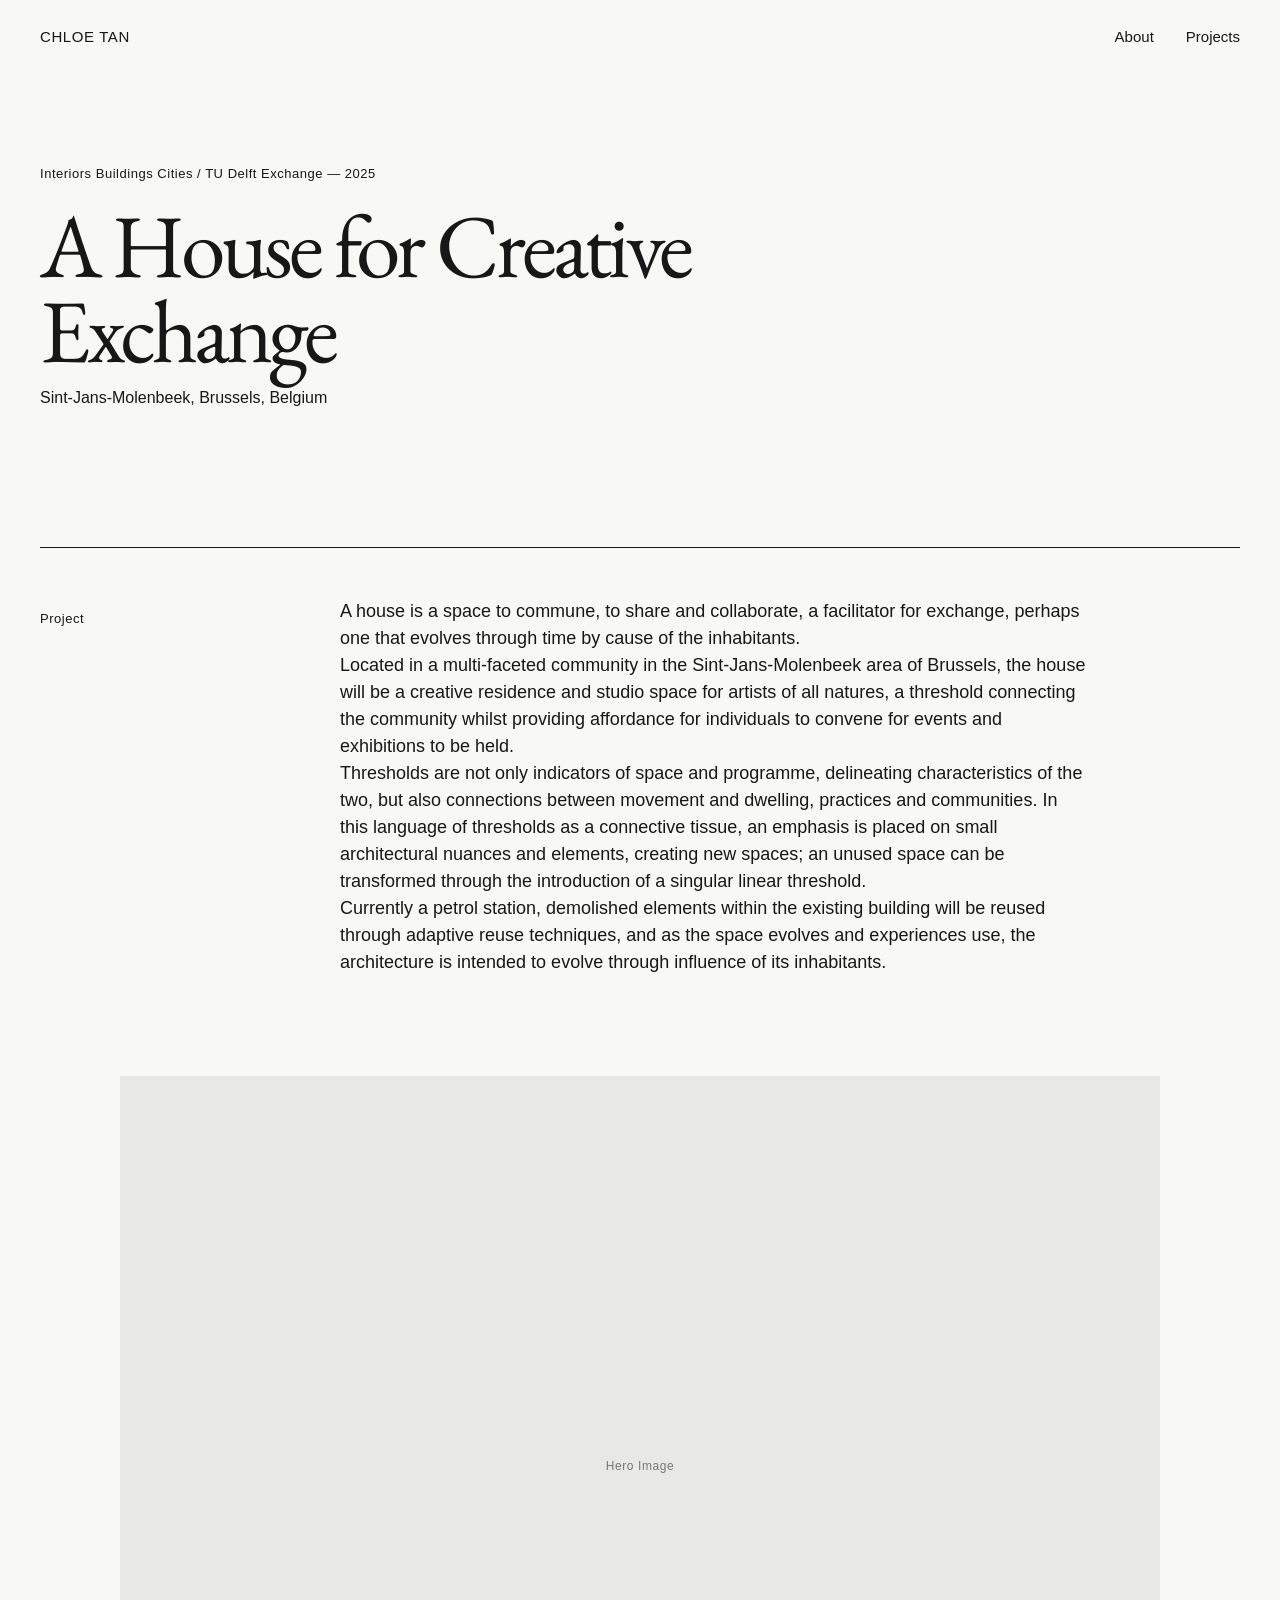
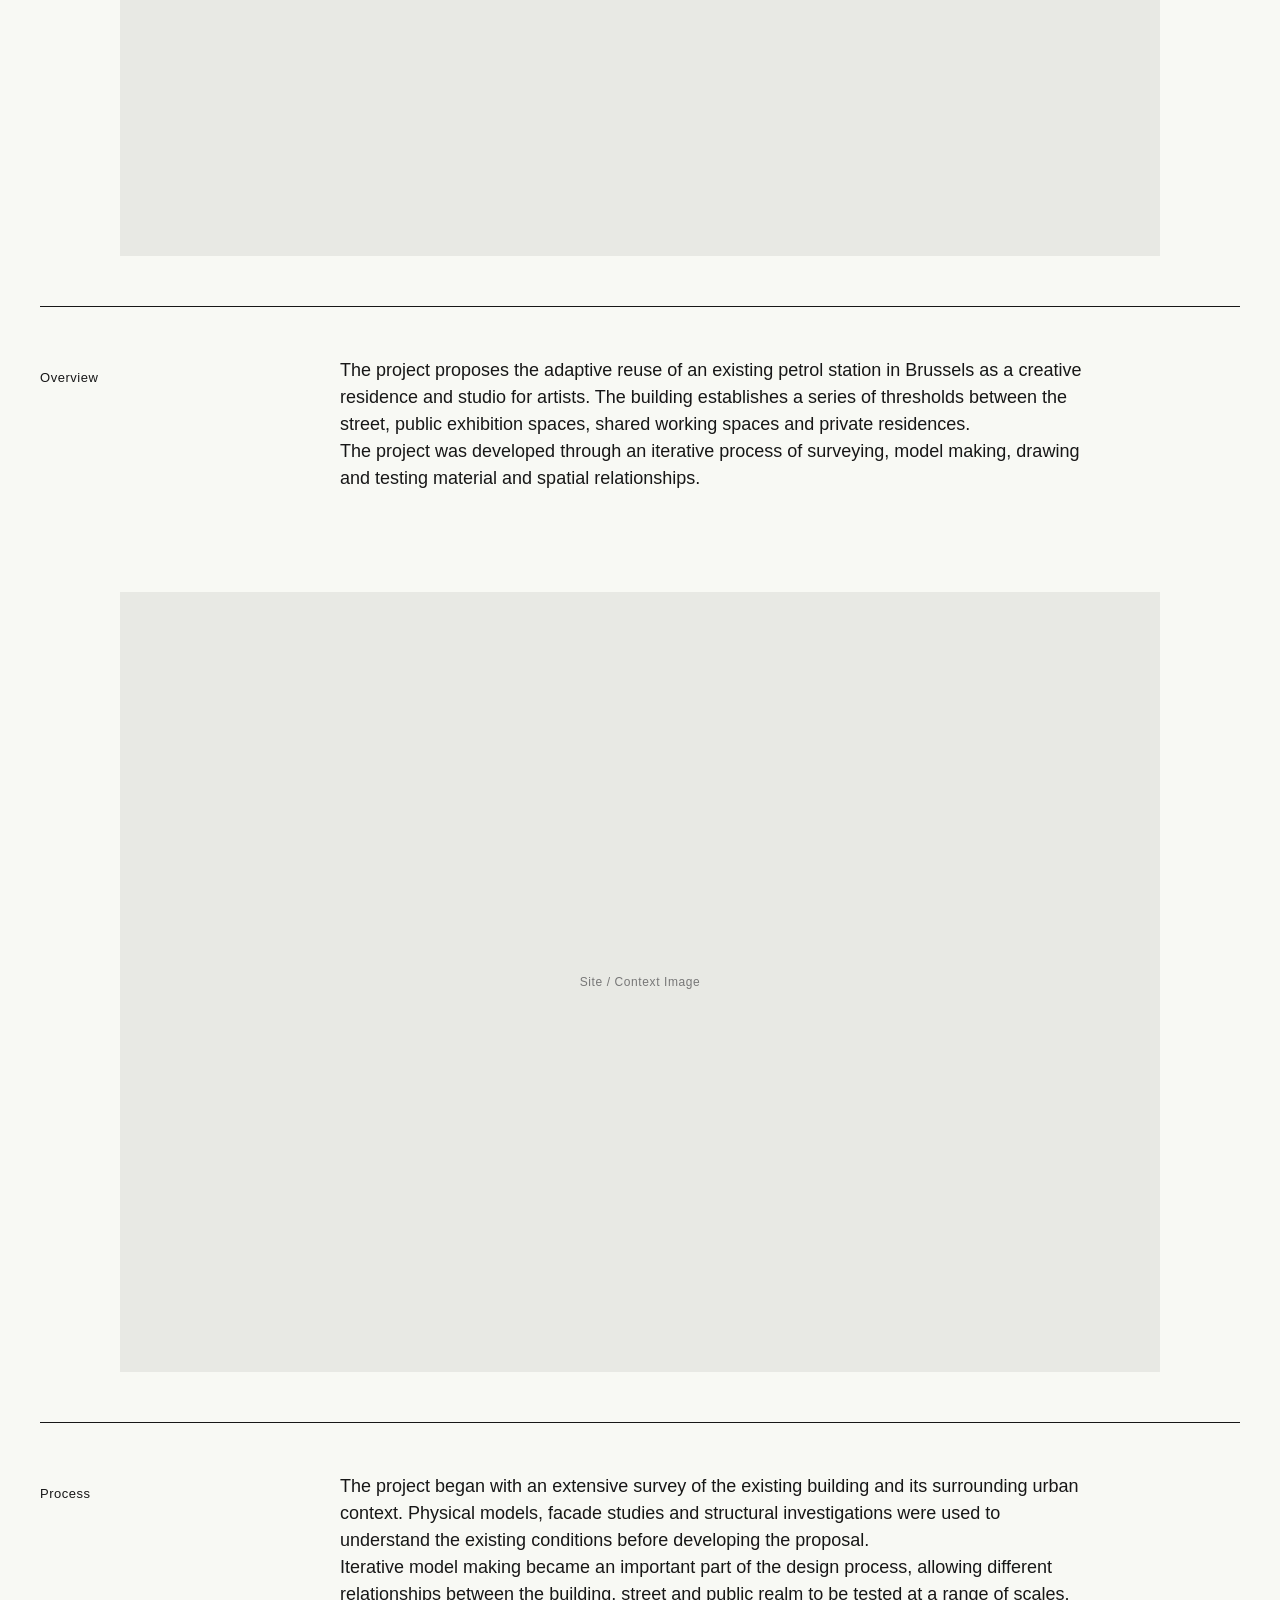
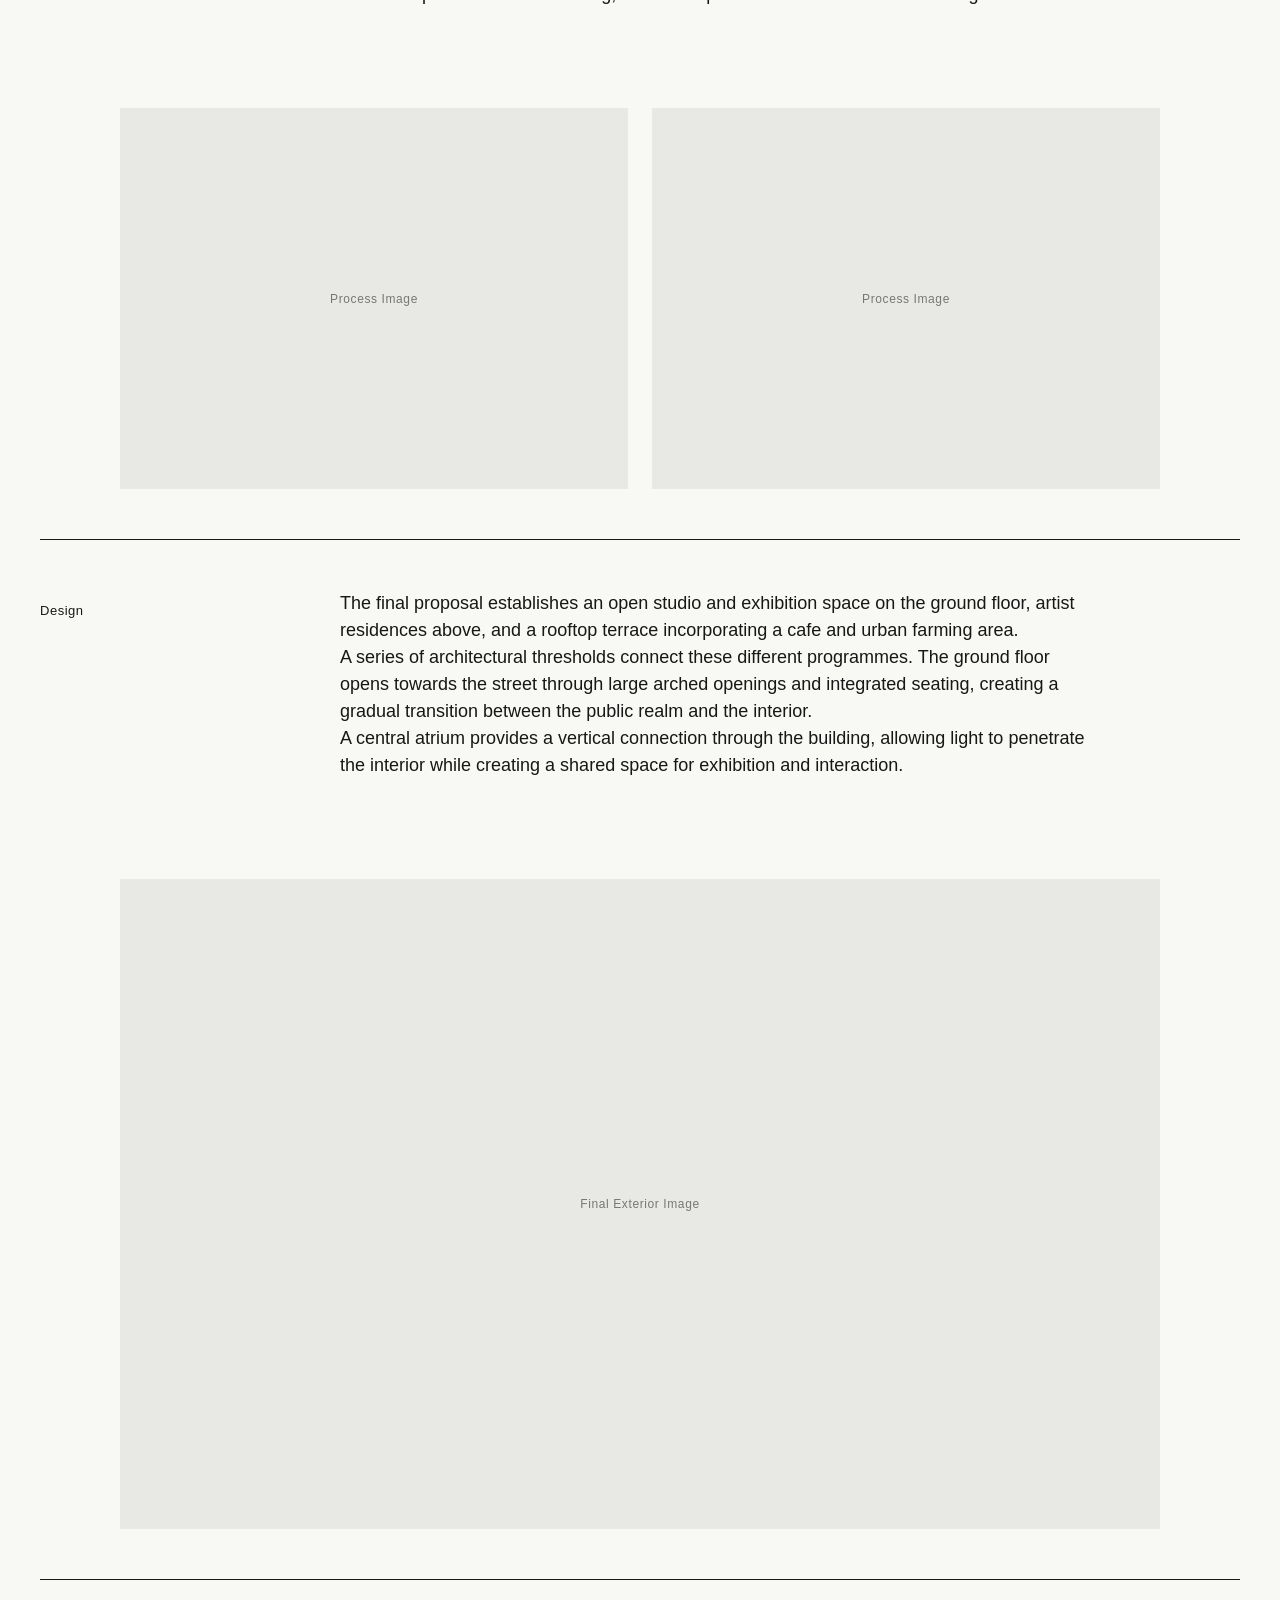
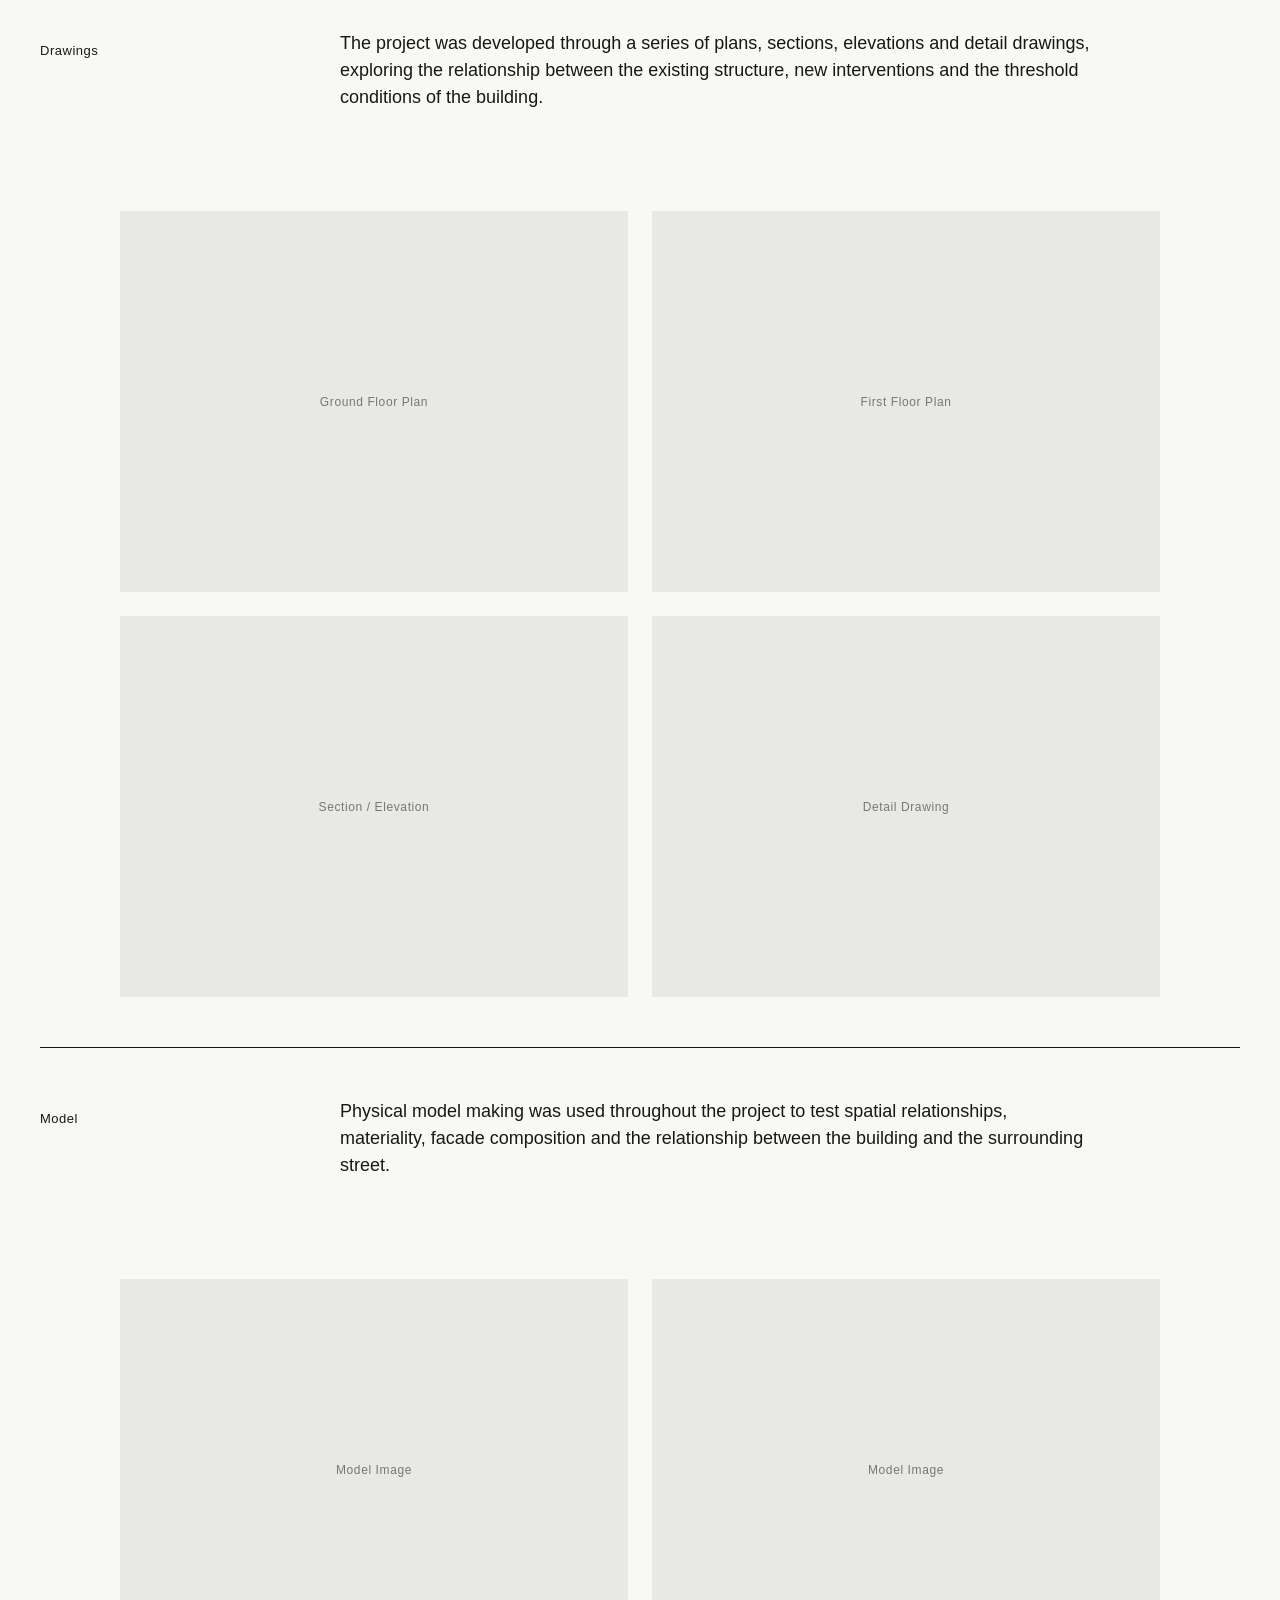
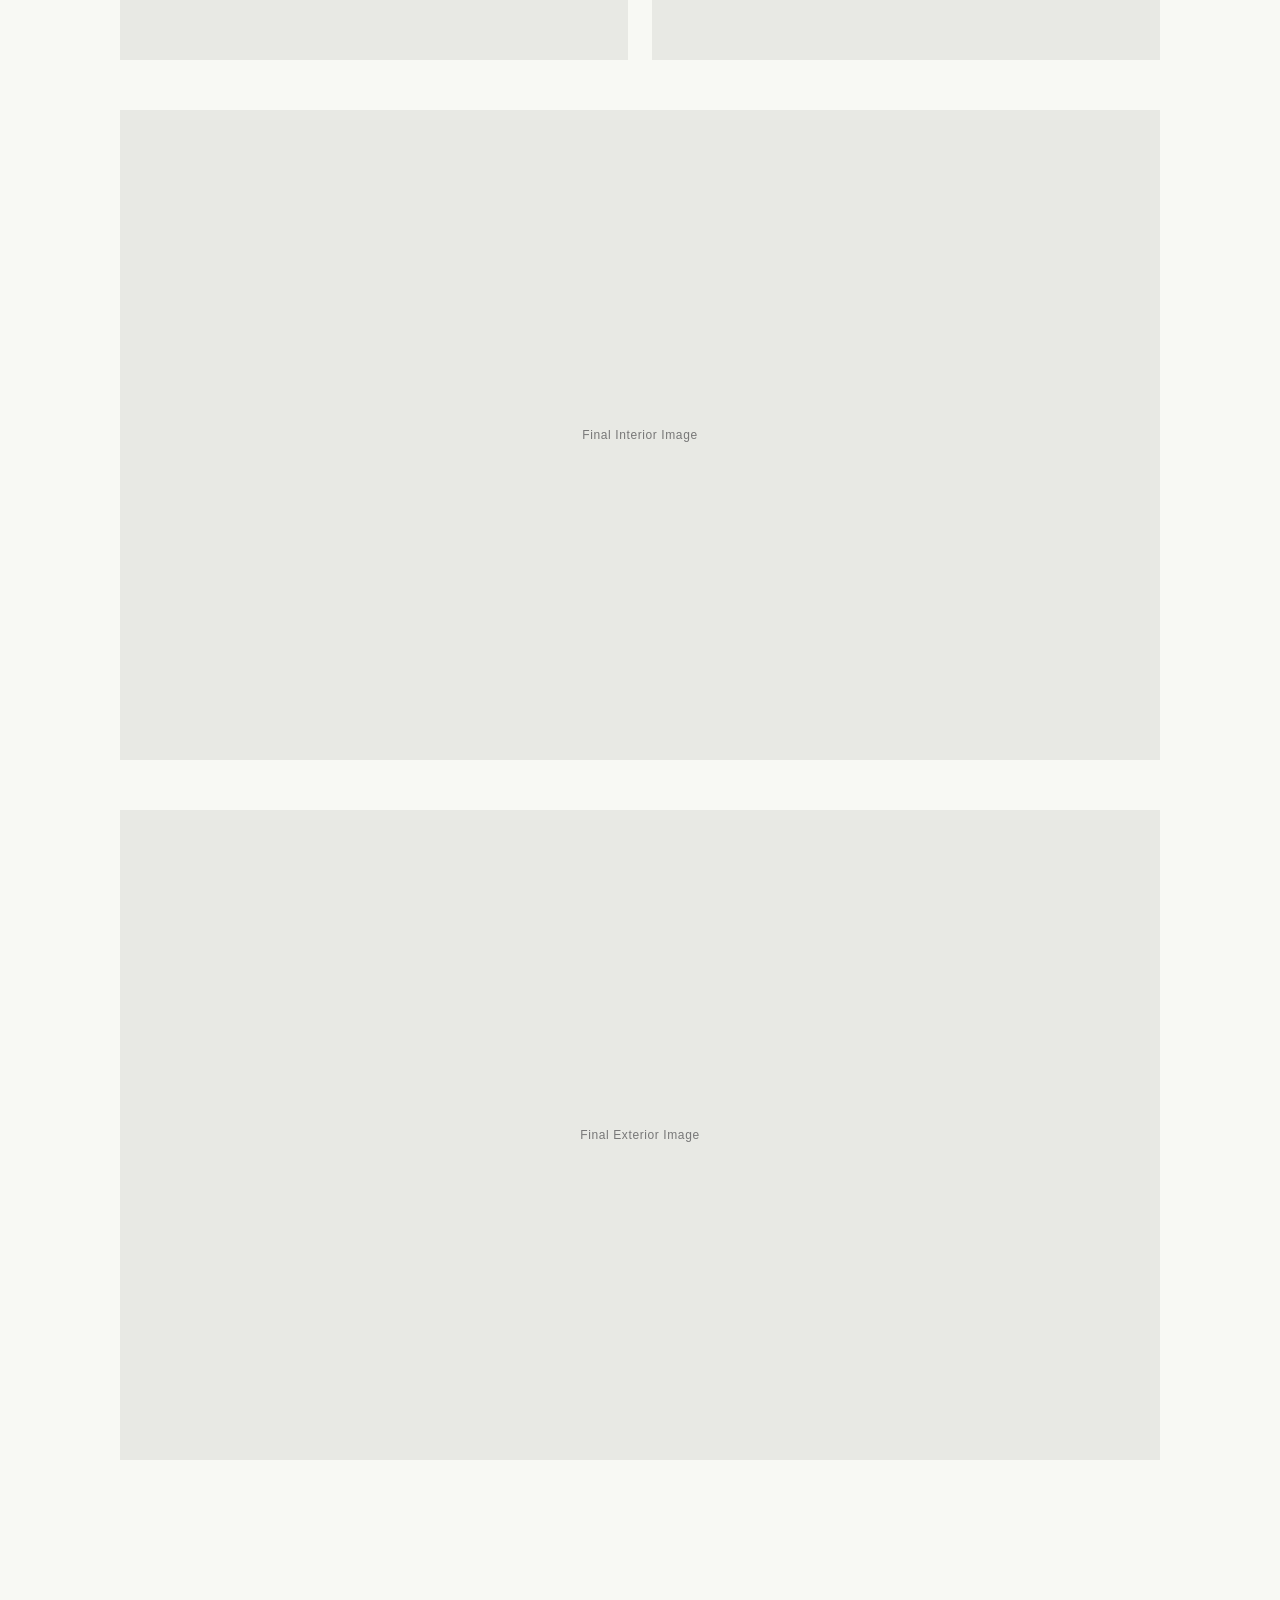
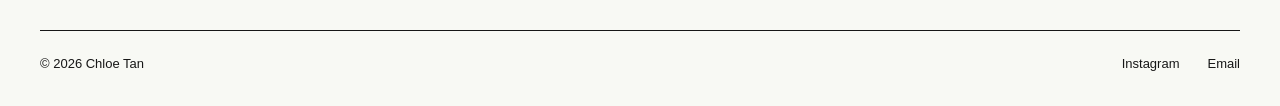
<file: creative-exchange.html>
<!DOCTYPE html>
<html lang="en">
<head>
    <meta charset="UTF-8">
    <meta name="viewport" content="width=device-width, initial-scale=1.0">

    <title>A House for Creative Exchange — Chloe Tan</title>

    <link rel="stylesheet" href="style.css">
</head>

<body>

    <!-- HEADER -->
    <header>
        <a href="index.html" class="logo">CHLOE TAN</a>

        <nav>
            <a href="about.html">About</a>
            <a href="projects.html">Projects</a>
        </nav>
    </header>


    <!-- PROJECT PAGE -->
    <main class="project-page">

        <!-- PROJECT HERO -->
        <section class="project-hero">

            <p class="section-label">
                Interiors Buildings Cities / TU Delft Exchange — 2025
            </p>

            <h1>
                A House for Creative Exchange
            </h1>

            <p class="project-location">
            Sint-Jans-Molenbeek, Brussels, Belgium
        </p>
          
        </section>


        <!-- PROJECT DESCRIPTION -->
        <section class="project-section">

            <div class="project-section-label">
                <p class="section-label">Project</p>
            </div>

            <div class="project-section-text">

                <p>
                    A house is a space to commune, to share and collaborate,
                    a facilitator for exchange, perhaps one that evolves through
                    time by cause of the inhabitants.
                </p>

                <p>
                    Located in a multi-faceted community in the Sint-Jans-Molenbeek
                    area of Brussels, the house will be a creative residence and
                    studio space for artists of all natures, a threshold connecting
                    the community whilst providing affordance for individuals to
                    convene for events and exhibitions to be held.
                </p>

                <p>
                    Thresholds are not only indicators of space and programme,
                    delineating characteristics of the two, but also connections
                    between movement and dwelling, practices and communities.
                    In this language of thresholds as a connective tissue, an
                    emphasis is placed on small architectural nuances and elements,
                    creating new spaces; an unused space can be transformed through
                    the introduction of a singular linear threshold.
                </p>

                <p>
                    Currently a petrol station, demolished elements within the
                    existing building will be reused through adaptive reuse
                    techniques, and as the space evolves and experiences use,
                    the architecture is intended to evolve through influence of
                    its inhabitants.
                </p>

            </div>

        </section>


        <!-- HERO IMAGE PLACEHOLDER -->
        <section class="project-image-section">

            <div class="image-placeholder">
                <span>Hero Image</span>
            </div>

        </section>


        <!-- PROJECT OVERVIEW -->
        <section class="project-section">

            <div class="project-section-label">
                <p class="section-label">Overview</p>
            </div>

            <div class="project-section-text">

                <p>
                    The project proposes the adaptive reuse of an existing petrol
                    station in Brussels as a creative residence and studio for
                    artists. The building establishes a series of thresholds
                    between the street, public exhibition spaces, shared working
                    spaces and private residences.
                </p>

                <p>
                    The project was developed through an iterative process of
                    surveying, model making, drawing and testing material and
                    spatial relationships.
                </p>

            </div>

        </section>


        <!-- IMAGE PLACEHOLDER -->
        <section class="project-image-section">

            <div class="image-placeholder">
                <span>Site / Context Image</span>
            </div>

        </section>


        <!-- PROCESS -->
        <section class="project-section">

            <div class="project-section-label">
                <p class="section-label">Process</p>
            </div>

            <div class="project-section-text">

                <p>
                    The project began with an extensive survey of the existing
                    building and its surrounding urban context. Physical models,
                    facade studies and structural investigations were used to
                    understand the existing conditions before developing the
                    proposal.
                </p>

                <p>
                    Iterative model making became an important part of the design
                    process, allowing different relationships between the building,
                    street and public realm to be tested at a range of scales.
                </p>

            </div>

        </section>


        <!-- TWO IMAGE PLACEHOLDERS -->
        <section class="project-image-grid">

            <div class="image-placeholder">
                <span>Process Image</span>
            </div>

            <div class="image-placeholder">
                <span>Process Image</span>
            </div>

        </section>


        <!-- DESIGN -->
        <section class="project-section">

            <div class="project-section-label">
                <p class="section-label">Design</p>
            </div>

            <div class="project-section-text">

                <p>
                    The final proposal establishes an open studio and exhibition
                    space on the ground floor, artist residences above, and a
                    rooftop terrace incorporating a cafe and urban farming area.
                </p>

                <p>
                    A series of architectural thresholds connect these different
                    programmes. The ground floor opens towards the street through
                    large arched openings and integrated seating, creating a
                    gradual transition between the public realm and the interior.
                </p>

                <p>
                    A central atrium provides a vertical connection through the
                    building, allowing light to penetrate the interior while
                    creating a shared space for exhibition and interaction.
                </p>

            </div>

        </section>


        <!-- LARGE IMAGE PLACEHOLDER -->
        <section class="project-image-section">

            <div class="image-placeholder large">
                <span>Final Exterior Image</span>
            </div>

        </section>


        <!-- DRAWINGS -->
        <section class="project-section">

            <div class="project-section-label">
                <p class="section-label">Drawings</p>
            </div>

            <div class="project-section-text">

                <p>
                    The project was developed through a series of plans, sections,
                    elevations and detail drawings, exploring the relationship
                    between the existing structure, new interventions and the
                    threshold conditions of the building.
                </p>

            </div>

        </section>


        <!-- DRAWING PLACEHOLDERS -->
        <section class="project-image-grid">

            <div class="image-placeholder">
                <span>Ground Floor Plan</span>
            </div>

            <div class="image-placeholder">
                <span>First Floor Plan</span>
            </div>

            <div class="image-placeholder">
                <span>Section / Elevation</span>
            </div>

            <div class="image-placeholder">
                <span>Detail Drawing</span>
            </div>

        </section>


        <!-- MODEL -->
        <section class="project-section">

            <div class="project-section-label">
                <p class="section-label">Model</p>
            </div>

            <div class="project-section-text">

                <p>
                    Physical model making was used throughout the project to test
                    spatial relationships, materiality, facade composition and the
                    relationship between the building and the surrounding street.
                </p>

            </div>

        </section>


        <!-- MODEL IMAGES -->
        <section class="project-image-grid">

            <div class="image-placeholder">
                <span>Model Image</span>
            </div>

            <div class="image-placeholder">
                <span>Model Image</span>
            </div>

        </section>


        <!-- FINAL IMAGES -->
        <section class="project-image-section">

            <div class="image-placeholder large">
                <span>Final Interior Image</span>
            </div>

        </section>


        <section class="project-image-section">

            <div class="image-placeholder large">
                <span>Final Exterior Image</span>
            </div>

        </section>

    </main>


    <!-- FOOTER -->
    <footer>

        <div class="footer-left">
            © 2026 Chloe Tan
        </div>

        <div class="footer-right">

            <a
                href="https://www.instagram.com/chloetan.arch/"
                target="_blank"
                rel="noopener noreferrer"
            >
                Instagram
            </a>

            <a href="mailto:chloejadetan08@gmail.com">
                Email
            </a>

        </div>

    </footer>


</body>
</html>
</file>
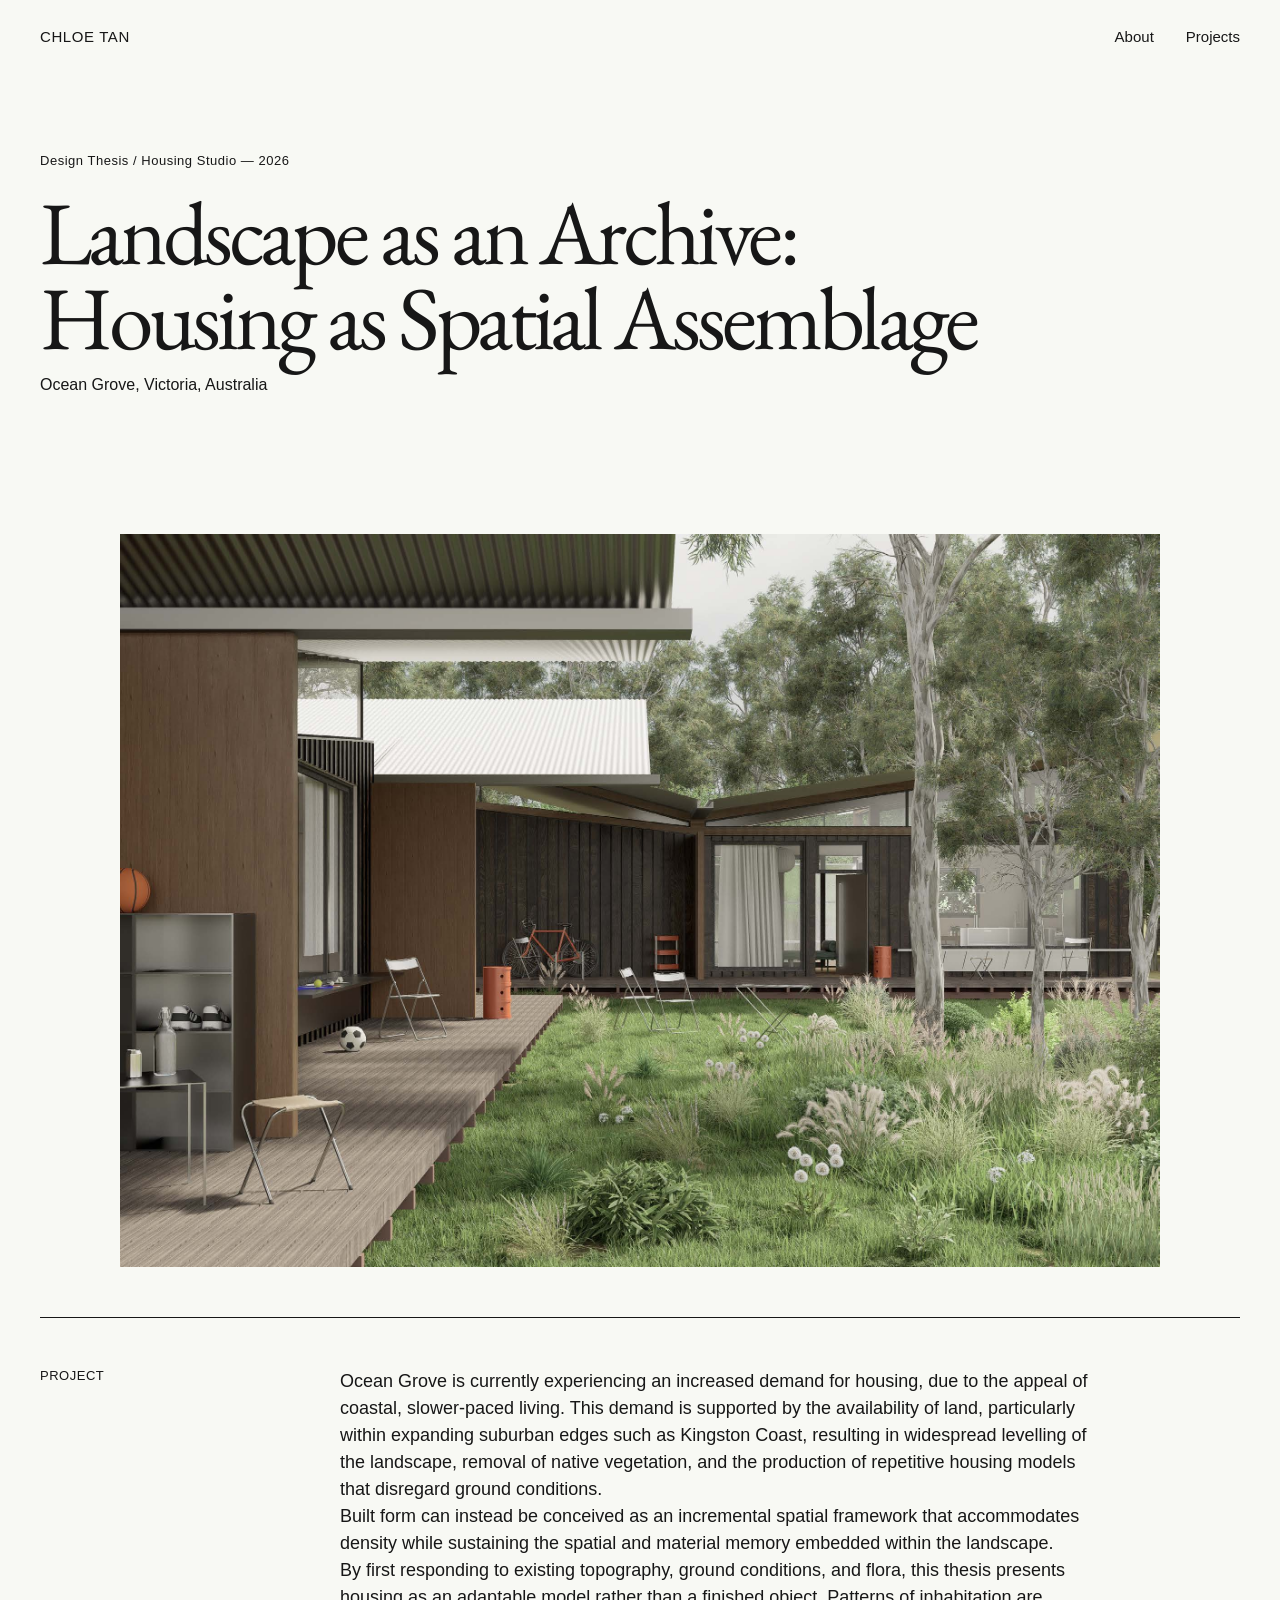
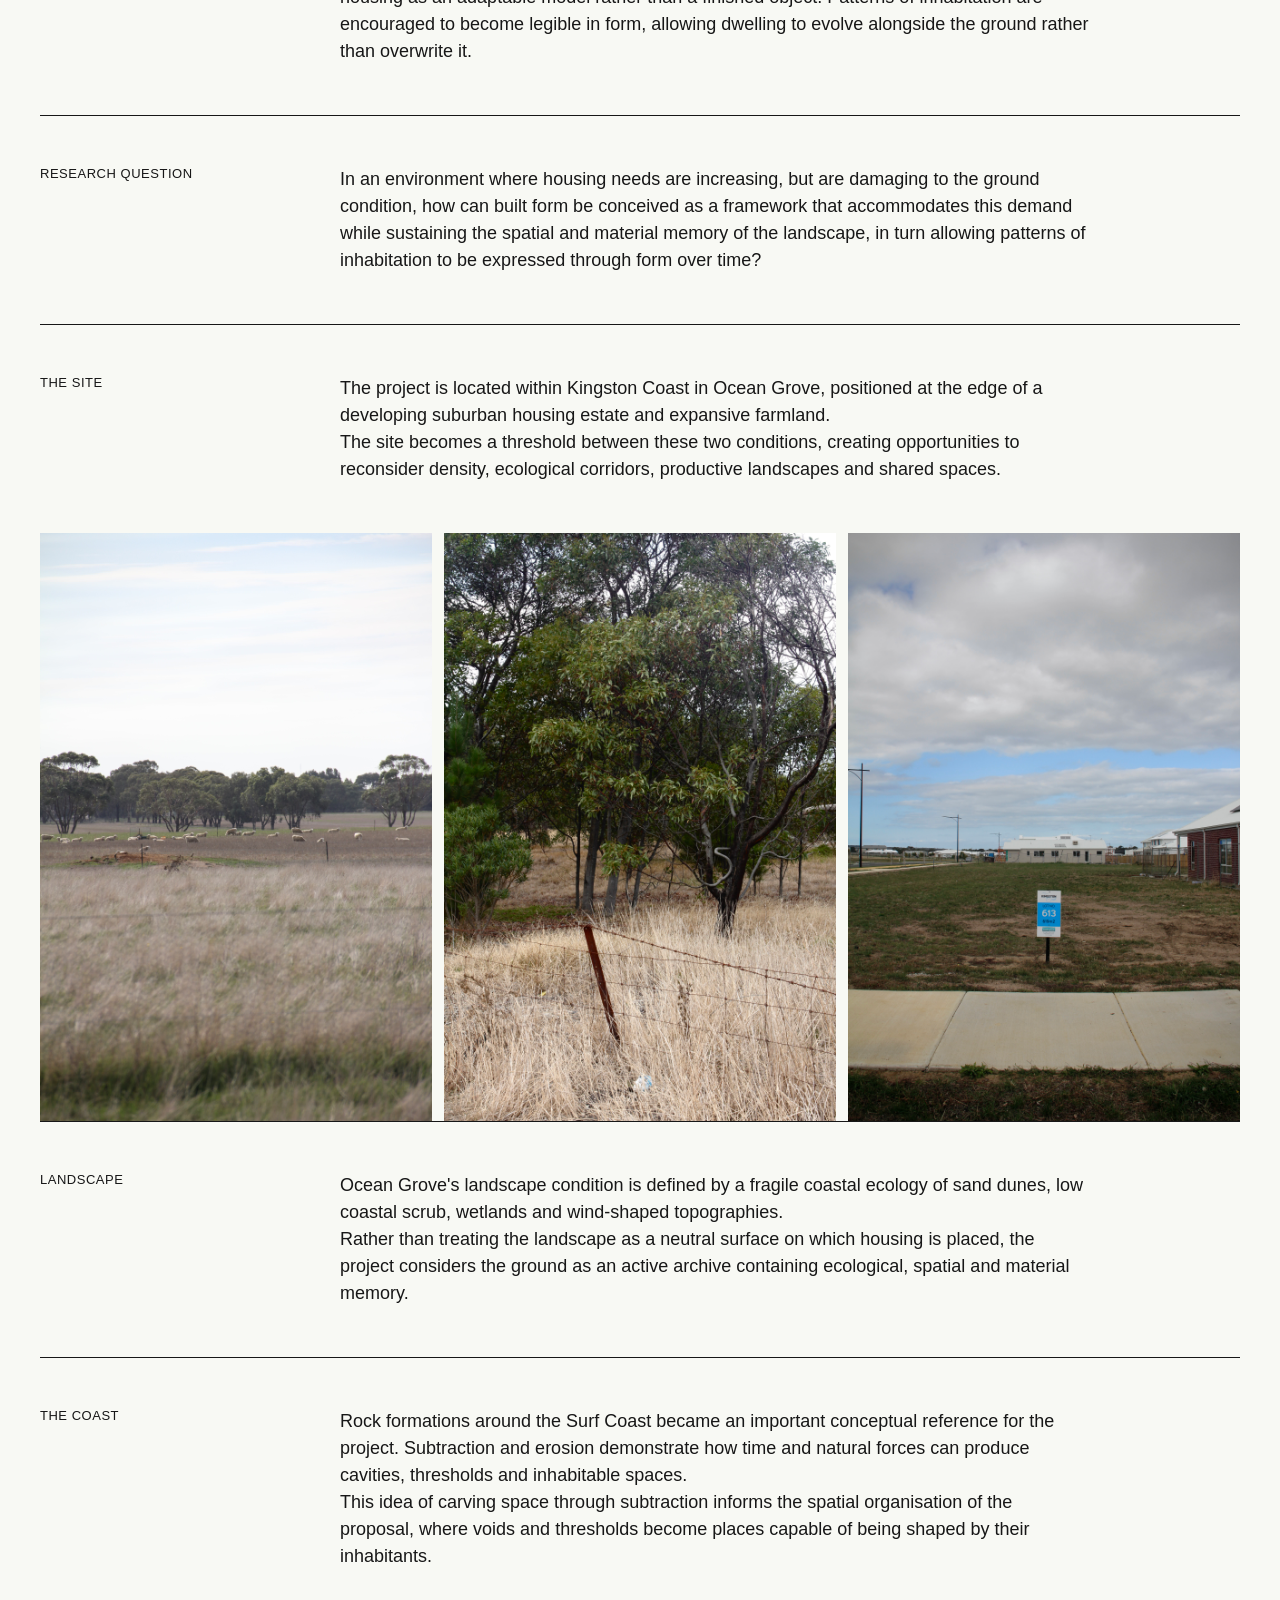
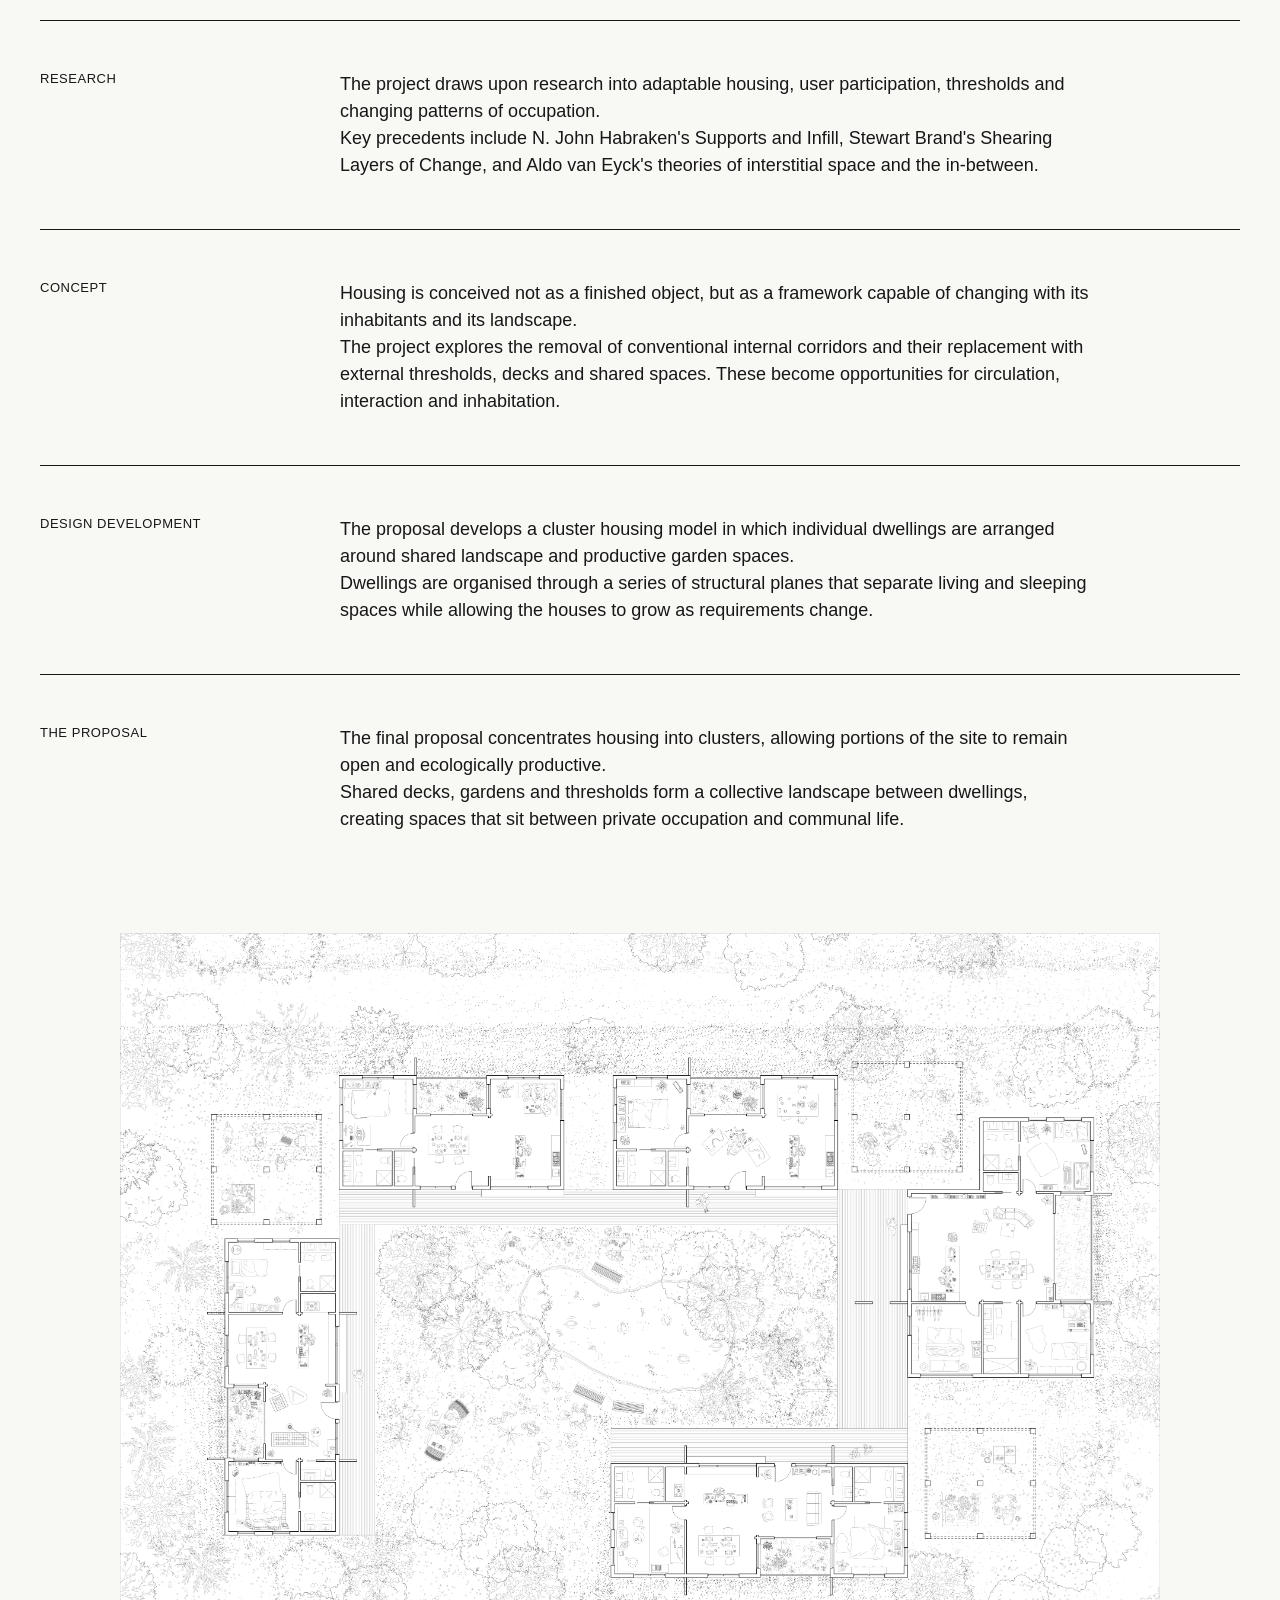
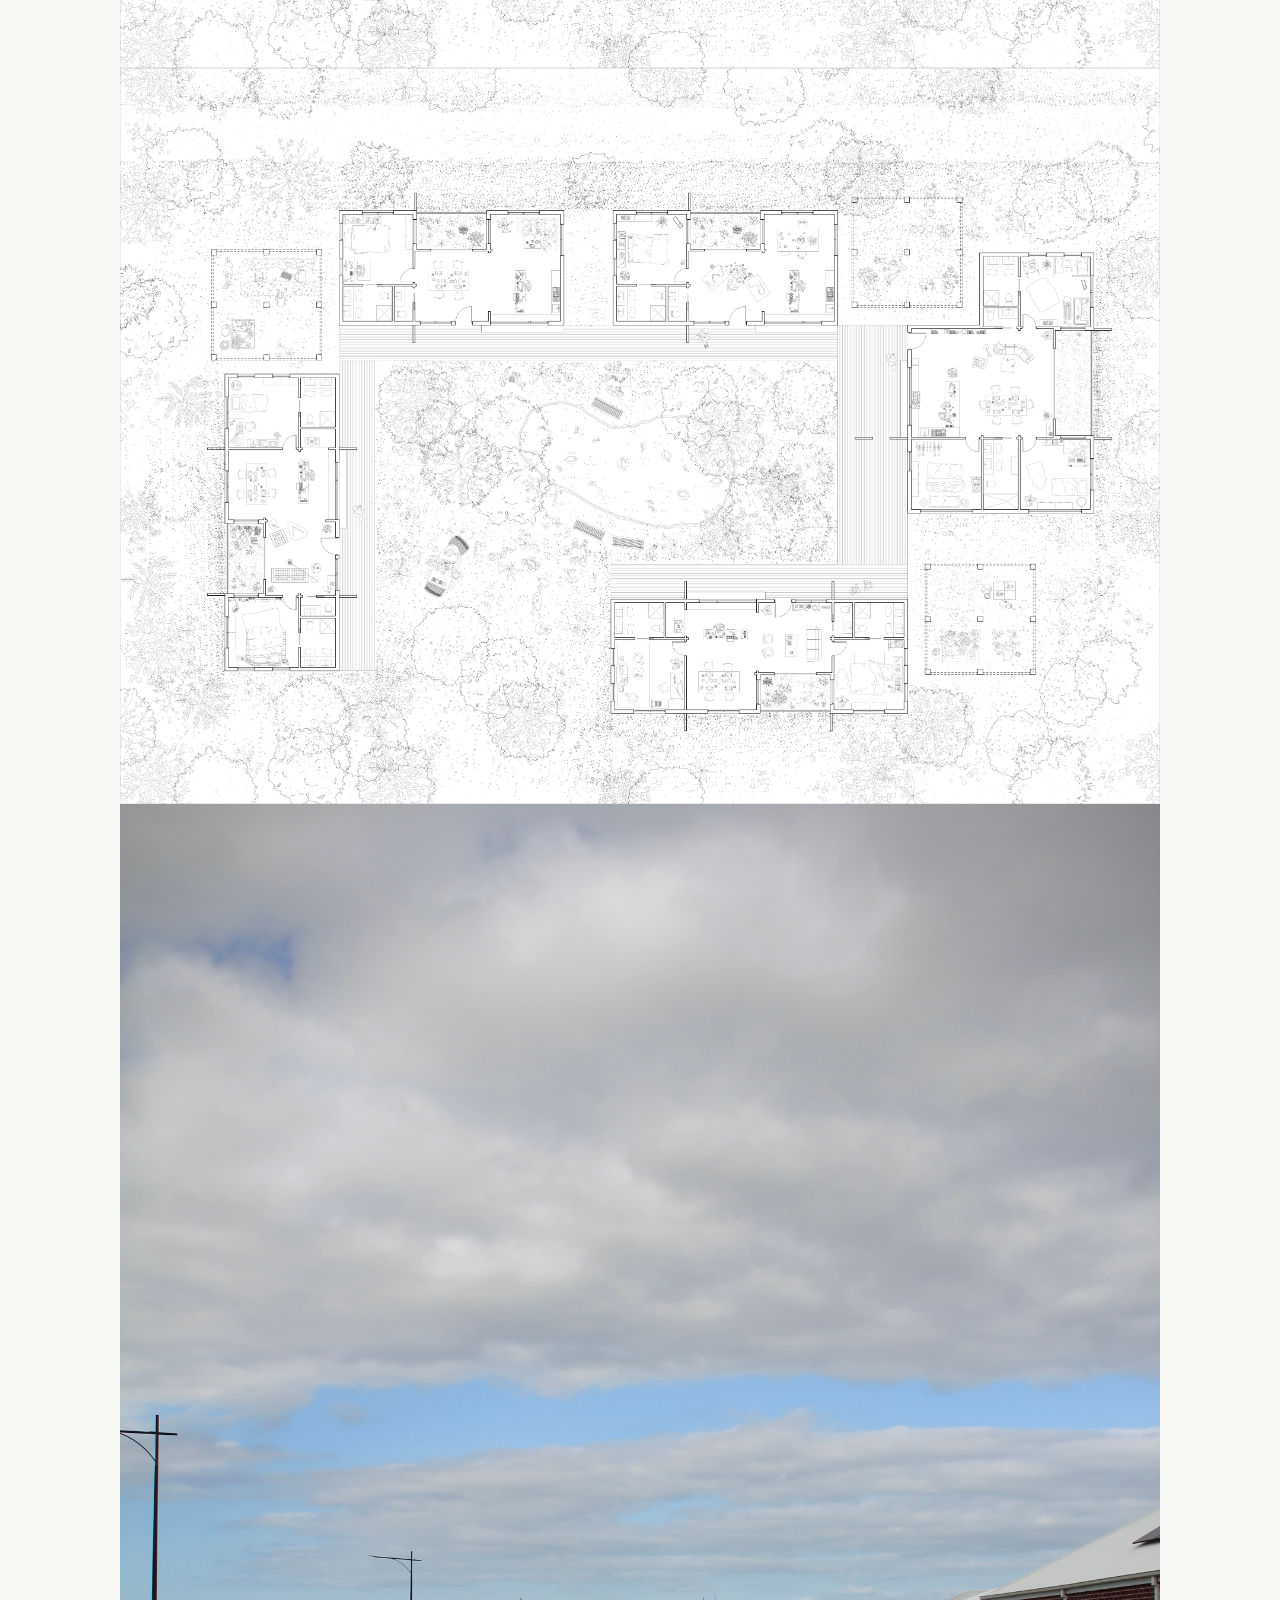
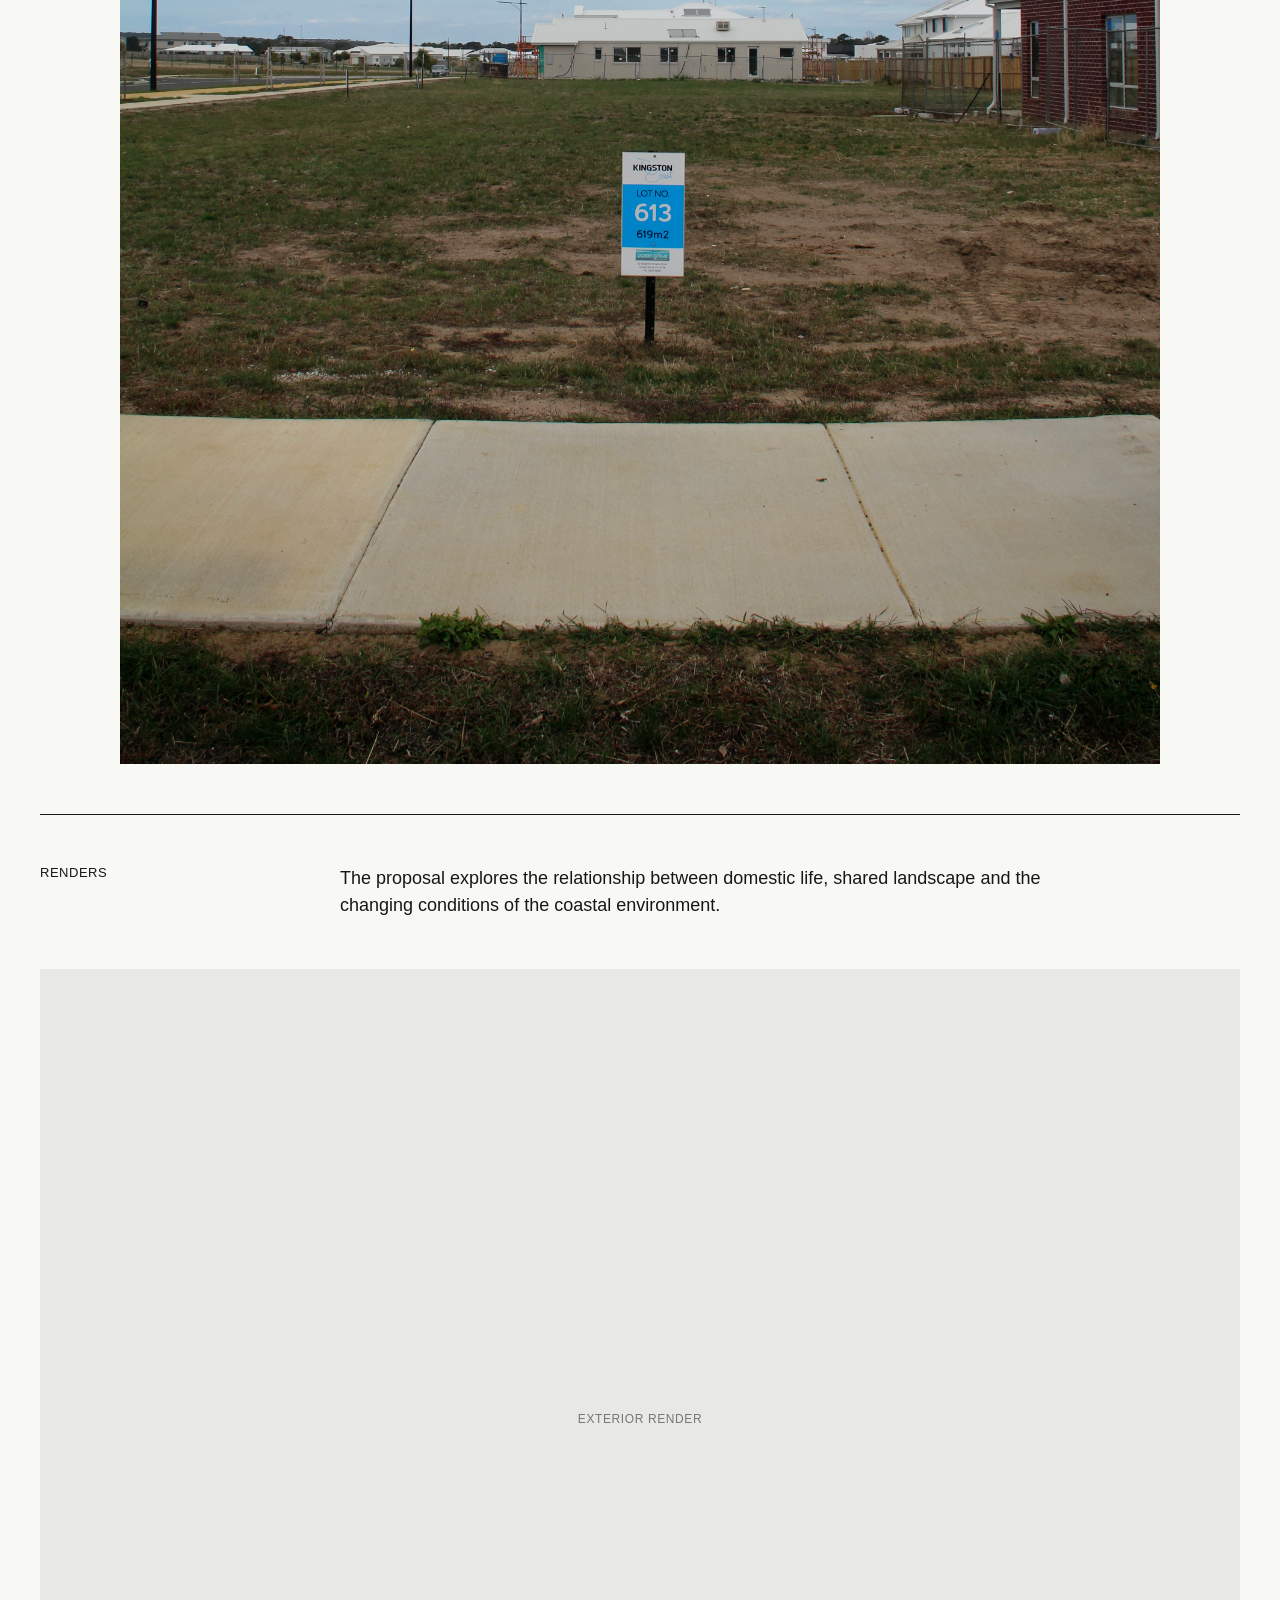
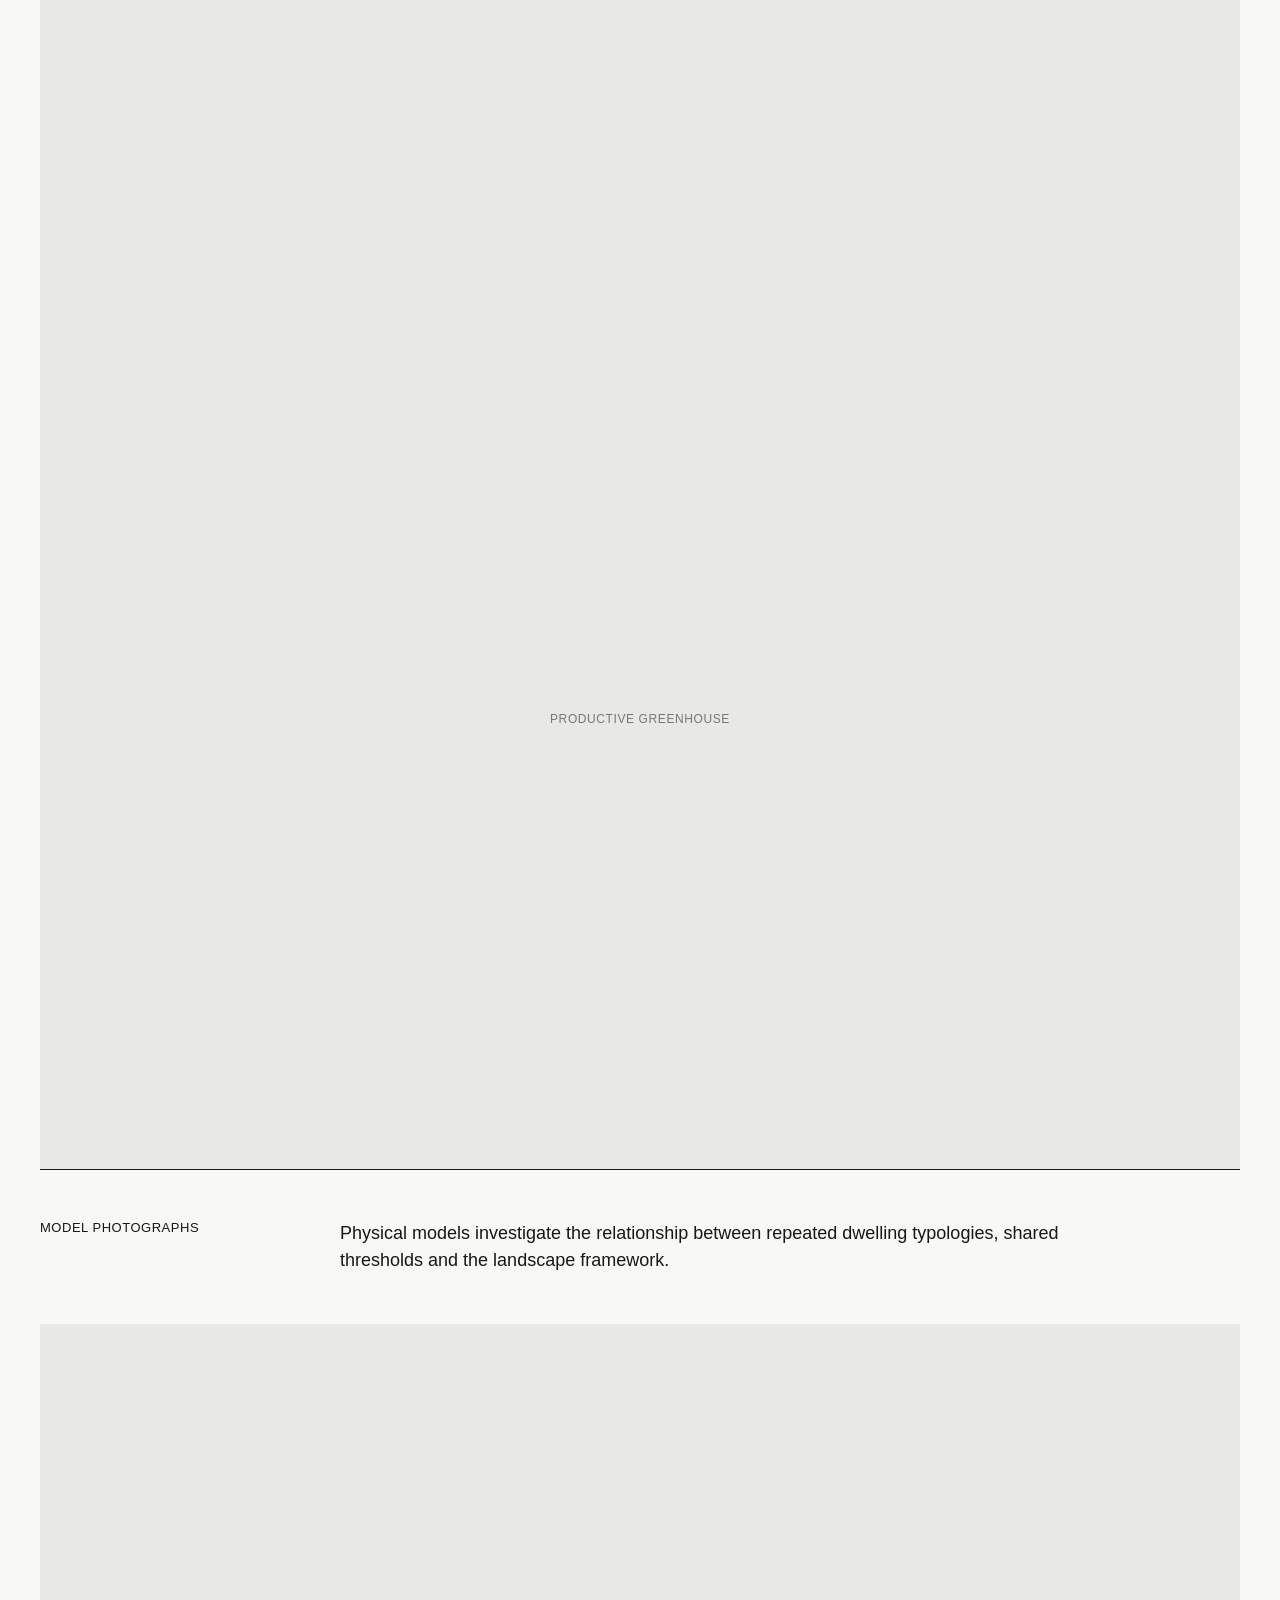
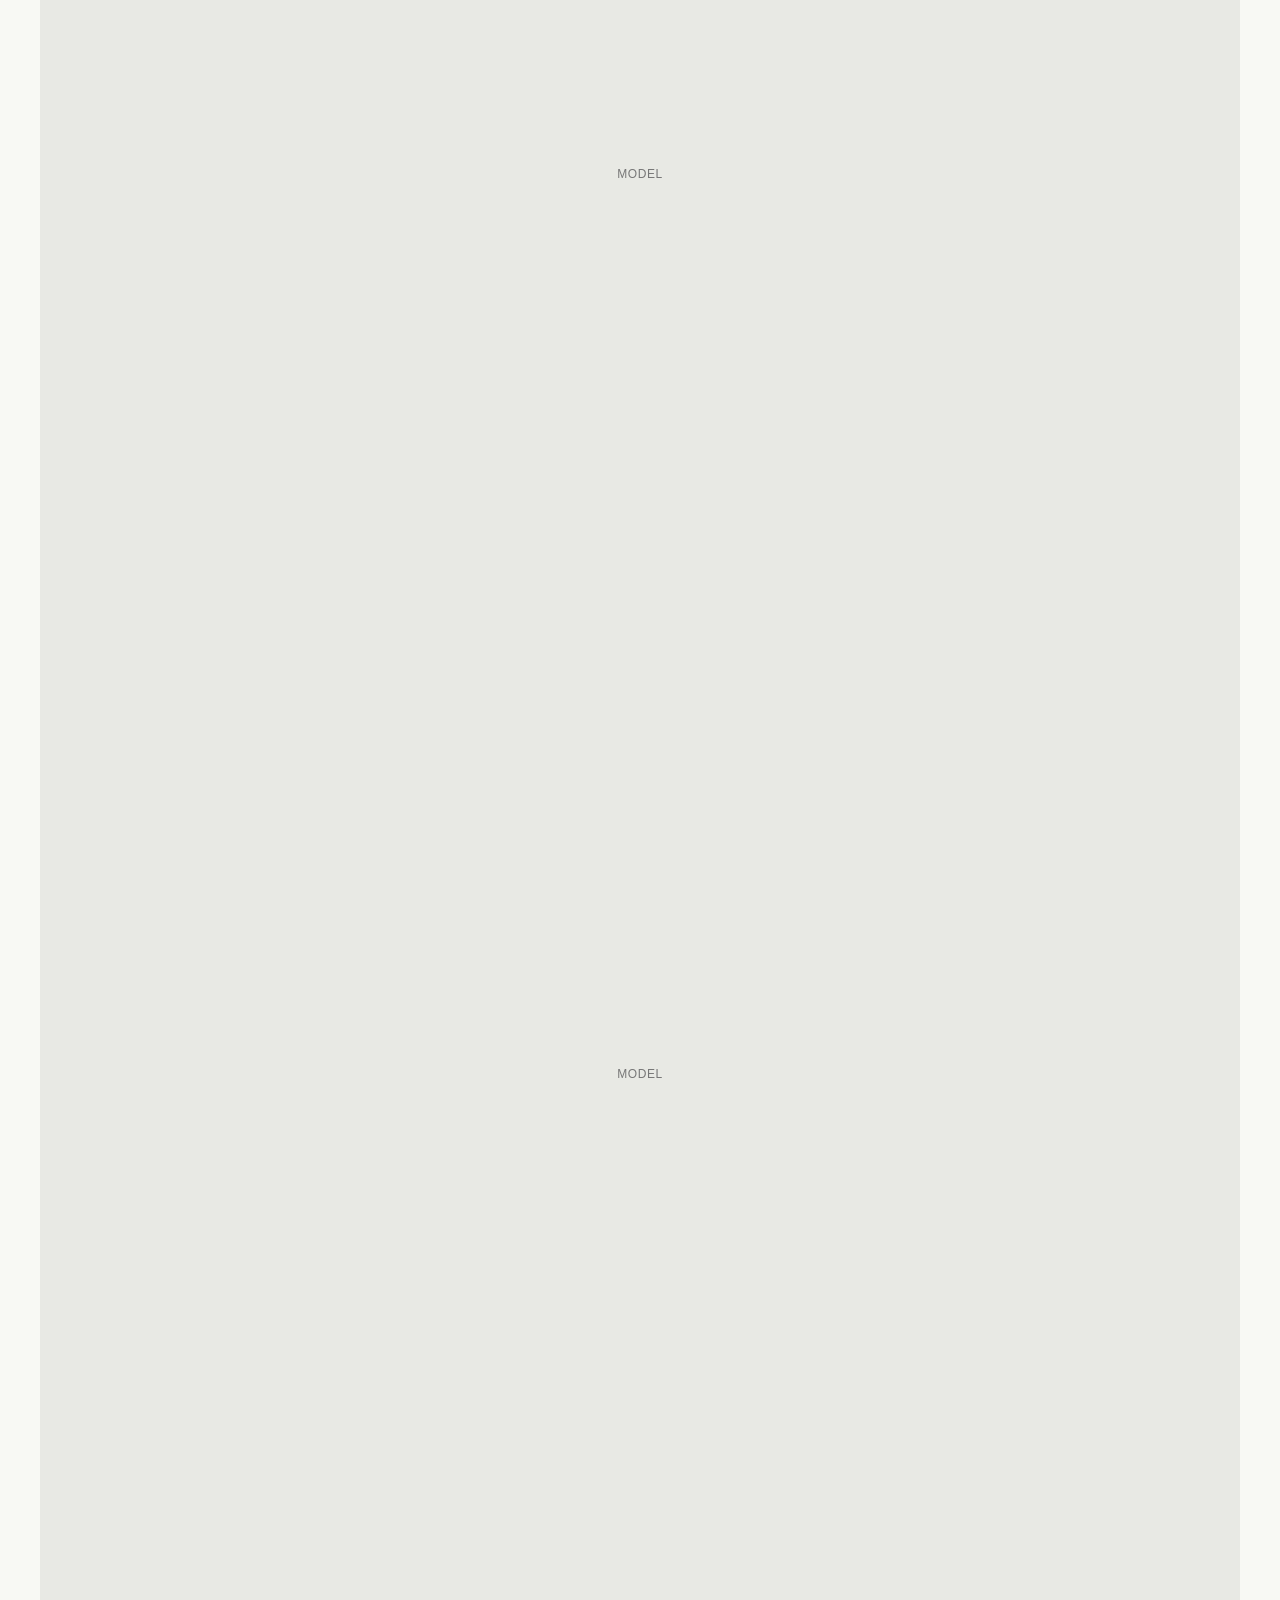
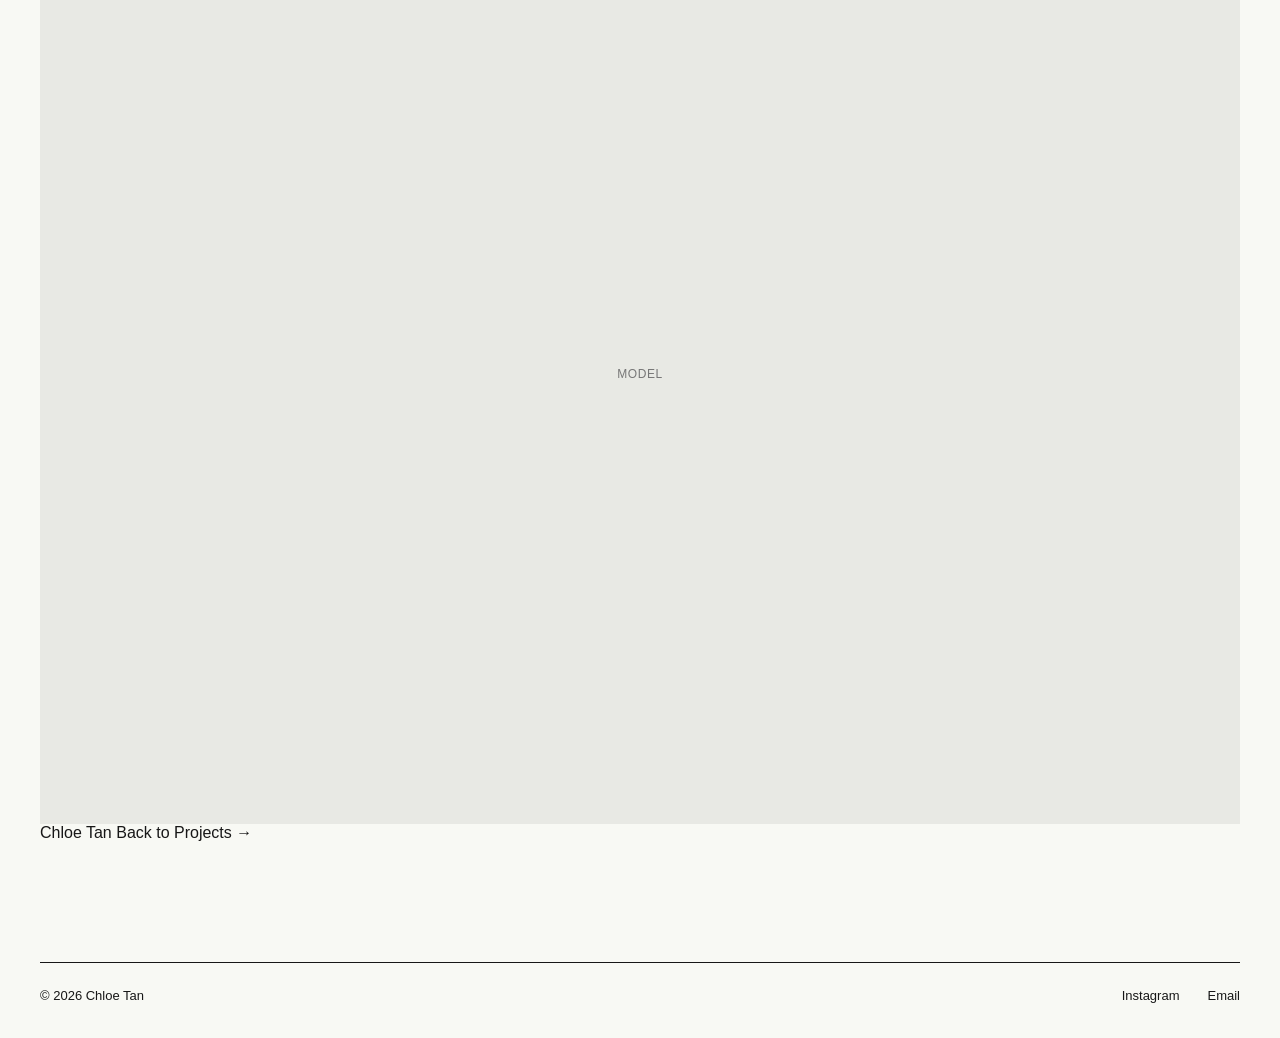
<file: landscape-as-an-archive.html>
<!DOCTYPE html>
<html lang="en">

<head>
    <meta charset="UTF-8">
    <meta name="viewport" content="width=device-width, initial-scale=1.0">

    <title>Landscape as an Archive — Chloe Tan</title>

    <link rel="preconnect" href="https://fonts.googleapis.com">
    <link rel="preconnect" href="https://fonts.gstatic.com" crossorigin>

    <link href="https://fonts.googleapis.com/css2?family=EB+Garamond:wght@400;500;600&family=Inter:wght@300;400;500&display=swap" rel="stylesheet">

    <link rel="stylesheet" href="style.css">
</head>


<body>


<header>

    <a href="index.html" class="logo">
        CHLOE TAN
    </a>

    <nav>
        <a href="about.html">About</a>
        <a href="projects.html">Projects</a>
    </nav>

</header>


<main class="project-page">


    <!-- PROJECT INTRO -->

    <section class="project-hero">

        <div class="section-label">
            Design Thesis / Housing Studio — 2026
        </div>

        <h1>
            Landscape as an Archive:
            Housing as Spatial Assemblage
        </h1>

        <p class="project-location">
            Ocean Grove, Victoria, Australia
        </p>

    </section>


    <!-- HERO IMAGE -->
        <section class="project-image-section">
            <img
                src="ext. render.jpeg"
                alt="Overall Project Image"
                class="project-image"
            >      
        </section>


    <!-- PROJECT STATEMENT -->

    <section class="project-section">

        <div class="section-label">
            PROJECT
        </div>

        <div class="project-section-text">

            <p>
                Ocean Grove is currently experiencing an increased
                demand for housing, due to the appeal of coastal,
                slower-paced living. This demand is supported by
                the availability of land, particularly within
                expanding suburban edges such as Kingston Coast,
                resulting in widespread levelling of the landscape,
                removal of native vegetation, and the production of
                repetitive housing models that disregard ground
                conditions.
            </p>

            <p>
                Built form can instead be conceived as an incremental
                spatial framework that accommodates density while
                sustaining the spatial and material memory embedded
                within the landscape.
            </p>

            <p>
                By first responding to existing topography, ground
                conditions, and flora, this thesis presents housing
                as an adaptable model rather than a finished object.
                Patterns of inhabitation are encouraged to become
                legible in form, allowing dwelling to evolve
                alongside the ground rather than overwrite it.
            </p>

        </div>

    </section>


    <!-- RESEARCH QUESTION -->

    <section class="project-section">

        <div class="section-label">
            RESEARCH QUESTION
        </div>

        <div class="project-section-text">

            <p class="large-text">
                In an environment where housing needs are increasing,
                but are damaging to the ground condition, how can
                built form be conceived as a framework that
                accommodates this demand while sustaining the
                spatial and material memory of the landscape, in
                turn allowing patterns of inhabitation to be
                expressed through form over time?
            </p>

        </div>

    </section>


    <!-- SITE -->

    <section class="project-section">

        <div class="section-label">
            THE SITE
        </div>

        <div class="project-section-text">

            <p>
                The project is located within Kingston Coast in
                Ocean Grove, positioned at the edge of a developing
                suburban housing estate and expansive farmland.
            </p>

            <p>
                The site becomes a threshold between these two
                conditions, creating opportunities to reconsider
                density, ecological corridors, productive landscapes
                and shared spaces.
            </p>

        </div>

    </section>


    <!-- SITE IMAGES -->

    <section class="site-image-grid">

            <img
                src="IMG_3726.JPG"
                alt="Overall Project Image"
                class="project-image"
            >      

            <img
                src="IMG_3136.JPEG"
                alt="Overall Project Image"
                class="project-image"
            >

            <img
                src="IMG_2858.JPEG"
                alt="Overall Project Image"
                class="project-image"
            >
        </section>


    <!-- LANDSCAPE -->

    <section class="project-section">

        <div class="section-label">
            LANDSCAPE
        </div>

        <div class="project-section-text">

            <p>
                Ocean Grove's landscape condition is defined by a
                fragile coastal ecology of sand dunes, low coastal
                scrub, wetlands and wind-shaped topographies.
            </p>

            <p>
                Rather than treating the landscape as a neutral
                surface on which housing is placed, the project
                considers the ground as an active archive containing
                ecological, spatial and material memory.
            </p>

        </div>

    </section>


    <!-- ROCK FORMATIONS -->

    <section class="project-section">

        <div class="section-label">
            THE COAST
        </div>

        <div class="project-section-text">

            <p>
                Rock formations around the Surf Coast became an
                important conceptual reference for the project.
                Subtraction and erosion demonstrate how time and
                natural forces can produce cavities, thresholds
                and inhabitable spaces.
            </p>

            <p>
                This idea of carving space through subtraction
                informs the spatial organisation of the proposal,
                where voids and thresholds become places capable
                of being shaped by their inhabitants.
            </p>

        </div>

    </section>


    <!-- RESEARCH -->

    <section class="project-section">

        <div class="section-label">
            RESEARCH
        </div>

        <div class="project-section-text">

            <p>
                The project draws upon research into adaptable
                housing, user participation, thresholds and
                changing patterns of occupation.
            </p>

            <p>
                Key precedents include N. John Habraken's Supports
                and Infill, Stewart Brand's Shearing Layers of
                Change, and Aldo van Eyck's theories of interstitial
                space and the in-between.
            </p>

        </div>

    </section>


    <!-- CONCEPT -->

    <section class="project-section">

        <div class="section-label">
            CONCEPT
        </div>

        <div class="project-section-text">

            <p class="large-text">
                Housing is conceived not as a finished object,
                but as a framework capable of changing with its
                inhabitants and its landscape.
            </p>

            <p>
                The project explores the removal of conventional
                internal corridors and their replacement with
                external thresholds, decks and shared spaces.
                These become opportunities for circulation,
                interaction and inhabitation.
            </p>

        </div>

    </section>


    <!-- DESIGN DEVELOPMENT -->

    <section class="project-section">

        <div class="section-label">
            DESIGN DEVELOPMENT
        </div>

        <div class="project-section-text">

            <p>
                The proposal develops a cluster housing model in
                which individual dwellings are arranged around
                shared landscape and productive garden spaces.
            </p>

            <p>
                Dwellings are organised through a series of
                structural planes that separate living and sleeping
                spaces while allowing the houses to grow as
                requirements change.
            </p>

        </div>

    </section>


    <!-- PROPOSAL -->

    <section class="project-section">

        <div class="section-label">
            THE PROPOSAL
        </div>

        <div class="project-section-text">

            <p>
                The final proposal concentrates housing into
                clusters, allowing portions of the site to remain
                open and ecologically productive.
            </p>

            <p>
                Shared decks, gardens and thresholds form a
                collective landscape between dwellings, creating
                spaces that sit between private occupation and
                communal life.
            </p>

        </div>

    </section>


    <!-- DRAWINGS -->

        <section class="project-image-section">
            <img
                src="CLUSTER PLAN.jpg"
                alt="Overall Project Image"
                class="project-image"
            >      

            <img
                src="CLUSTER PLAN.jpg"
                alt="Overall Project Image"
                class="project-image"
            >

            <img
                src="IMG_2858.JPEG"
                alt="Overall Project Image"
                class="project-image"
            >
        </section>


    <!-- RENDERS -->

    <section class="project-section">

        <div class="section-label">
            RENDERS
        </div>

        <div class="project-section-text">

            <p>
                The proposal explores the relationship between
                domestic life, shared landscape and the changing
                conditions of the coastal environment.
            </p>

        </div>

    </section>


    <section class="image-grid two-column">

        <div class="image-placeholder">
            EXTERIOR RENDER
        </div>

        <div class="image-placeholder">
            PRODUCTIVE GREENHOUSE
        </div>

    </section>


    <!-- MODELS -->

    <section class="project-section">

        <div class="section-label">
            MODEL PHOTOGRAPHS
        </div>

        <div class="project-section-text">

            <p>
                Physical models investigate the relationship
                between repeated dwelling typologies, shared
                thresholds and the landscape framework.
            </p>

        </div>

    </section>


    <section class="image-grid three-column">

        <div class="image-placeholder">
            MODEL
        </div>

        <div class="image-placeholder">
            MODEL
        </div>

        <div class="image-placeholder">
            MODEL
        </div>

    </section>


    <!-- END -->

    <section class="project-end">

        <span>
            Chloe Tan
        </span>

        <a href="projects.html">
            Back to Projects →
        </a>

    </section>


</main>


<footer>

    <div class="footer-left">
        © 2026 Chloe Tan
    </div>

    <div class="footer-right">

        <a
            href="https://www.instagram.com/chloetan.arch/"
            target="_blank"
            rel="noopener noreferrer"
        >
            Instagram
        </a>

        <a href="mailto:chloejadetan08@gmail.com">
            Email
        </a>

    </div>

</footer>


</body>

</html>
</file>
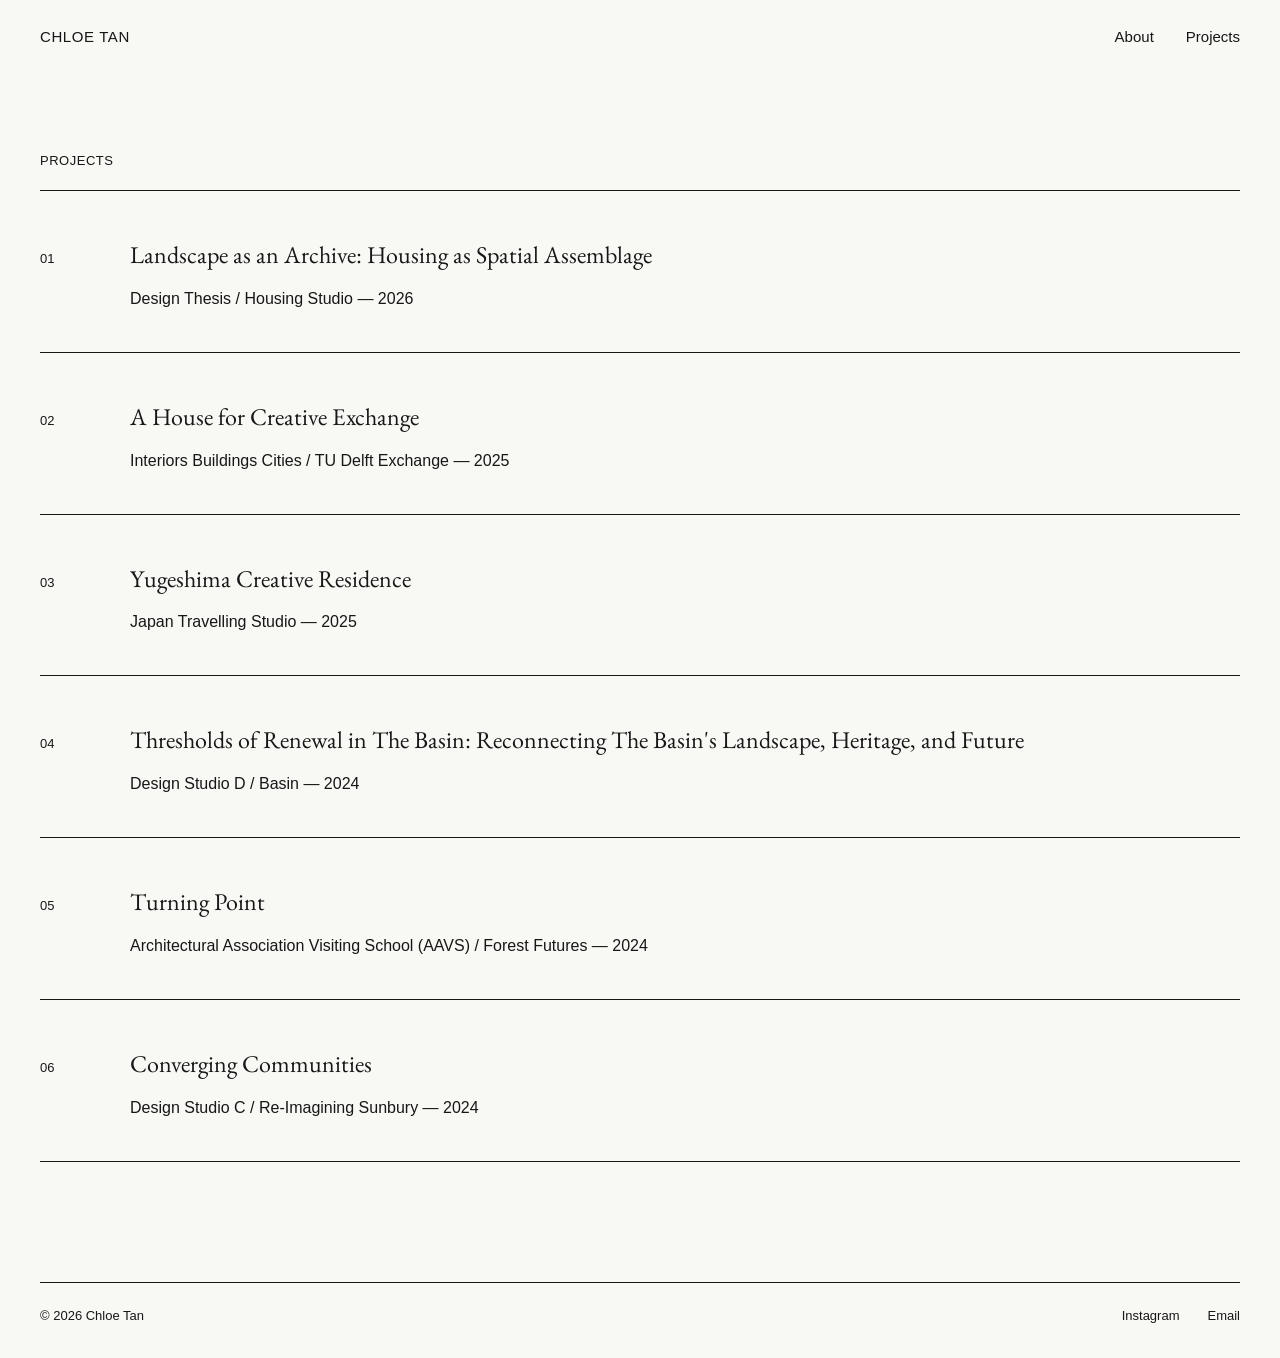
<file: projects.html>
<!DOCTYPE html>
<html lang="en">

<head>
    <meta charset="UTF-8">
    <meta name="viewport" content="width=device-width, initial-scale=1.0">

    <title>Projects — Chloe Tan</title>

    <link rel="preconnect" href="https://fonts.googleapis.com">
    <link rel="preconnect" href="https://fonts.gstatic.com" crossorigin>

    <link href="https://fonts.googleapis.com/css2?family=EB+Garamond:wght@400;500;600&family=Inter:wght@300;400;500&display=swap" rel="stylesheet">

    <link rel="stylesheet" href="style.css">
</head>


<body>


<header>

    <a href="index.html" class="logo">
        CHLOE TAN
    </a>

    <nav>
        <a href="about.html">About</a>
        <a href="projects.html">Projects</a>
    </nav>

</header>


<main>

    <section class="projects-page">

        <div class="section-label">
            PROJECTS
        </div>


        <div class="project-list">


            <!-- 01 -->

<a href="landscape-as-an-archive.html" class="project-list-item">
                <div class="project-number">
                    01
                </div>

                <div class="project-list-info">

                    <h1>
                        Landscape as an Archive:
                        Housing as Spatial Assemblage
                    </h1>

                    <p>
                        Design Thesis / Housing Studio — 2026
                    </p>

                </div>

            </a>


            <!-- 02 -->

            <a href="creative-exchange.html" class="project-list-item">

                <div class="project-number">
                    02
                </div>

                <div class="project-list-info">

                    <h1>
                        A House for Creative Exchange
                    </h1>

                    <p>
                        Interiors Buildings Cities /
                        TU Delft Exchange — 2025
                    </p>

                </div>

            </a>


            <!-- 03 -->

            <a href="yugeshima.html" class="project-list-item">

                <div class="project-number">
                    03
                </div>

                <div class="project-list-info">

                    <h1>
                        Yugeshima Creative Residence
                    </h1>

                    <p>
                        Japan Travelling Studio — 2025
                    </p>

                </div>

            </a>


            <!-- 04 -->

            <a href="the-basin.html" class="project-list-item">

                <div class="project-number">
                    04
                </div>

                <div class="project-list-info">

                    <h1>
                        Thresholds of Renewal in The Basin:
                        Reconnecting The Basin's Landscape,
                        Heritage, and Future
                    </h1>

                    <p>
                        Design Studio D / Basin — 2024
                    </p>

                </div>

            </a>


            <!-- 05 -->

            <a href="turning-point.html" class="project-list-item">

                <div class="project-number">
                    05
                </div>

                <div class="project-list-info">

                    <h1>
                        Turning Point
                    </h1>

                    <p>
                        Architectural Association Visiting
                        School (AAVS) / Forest Futures — 2024
                    </p>

                </div>

            </a>


            <!-- 06 -->

            <a href="converging-communities.html" class="project-list-item">

                <div class="project-number">
                    06
                </div>

                <div class="project-list-info">

                    <h1>
                        Converging Communities
                    </h1>

                    <p>
                        Design Studio C / Re-Imagining
                        Sunbury — 2024
                    </p>

                </div>

            </a>


        </div>

    </section>

</main>


<footer>

    <div class="footer-left">
        © 2026 Chloe Tan
    </div>

    <div class="footer-right">

        <a
            href="https://www.instagram.com/chloetan.arch/"
            target="_blank"
            rel="noopener noreferrer"
        >
            Instagram
        </a>

        <a href="mailto:chloejadetan08@gmail.com">
            Email
        </a>

    </div>

</footer>


</body>

</html>
</file>
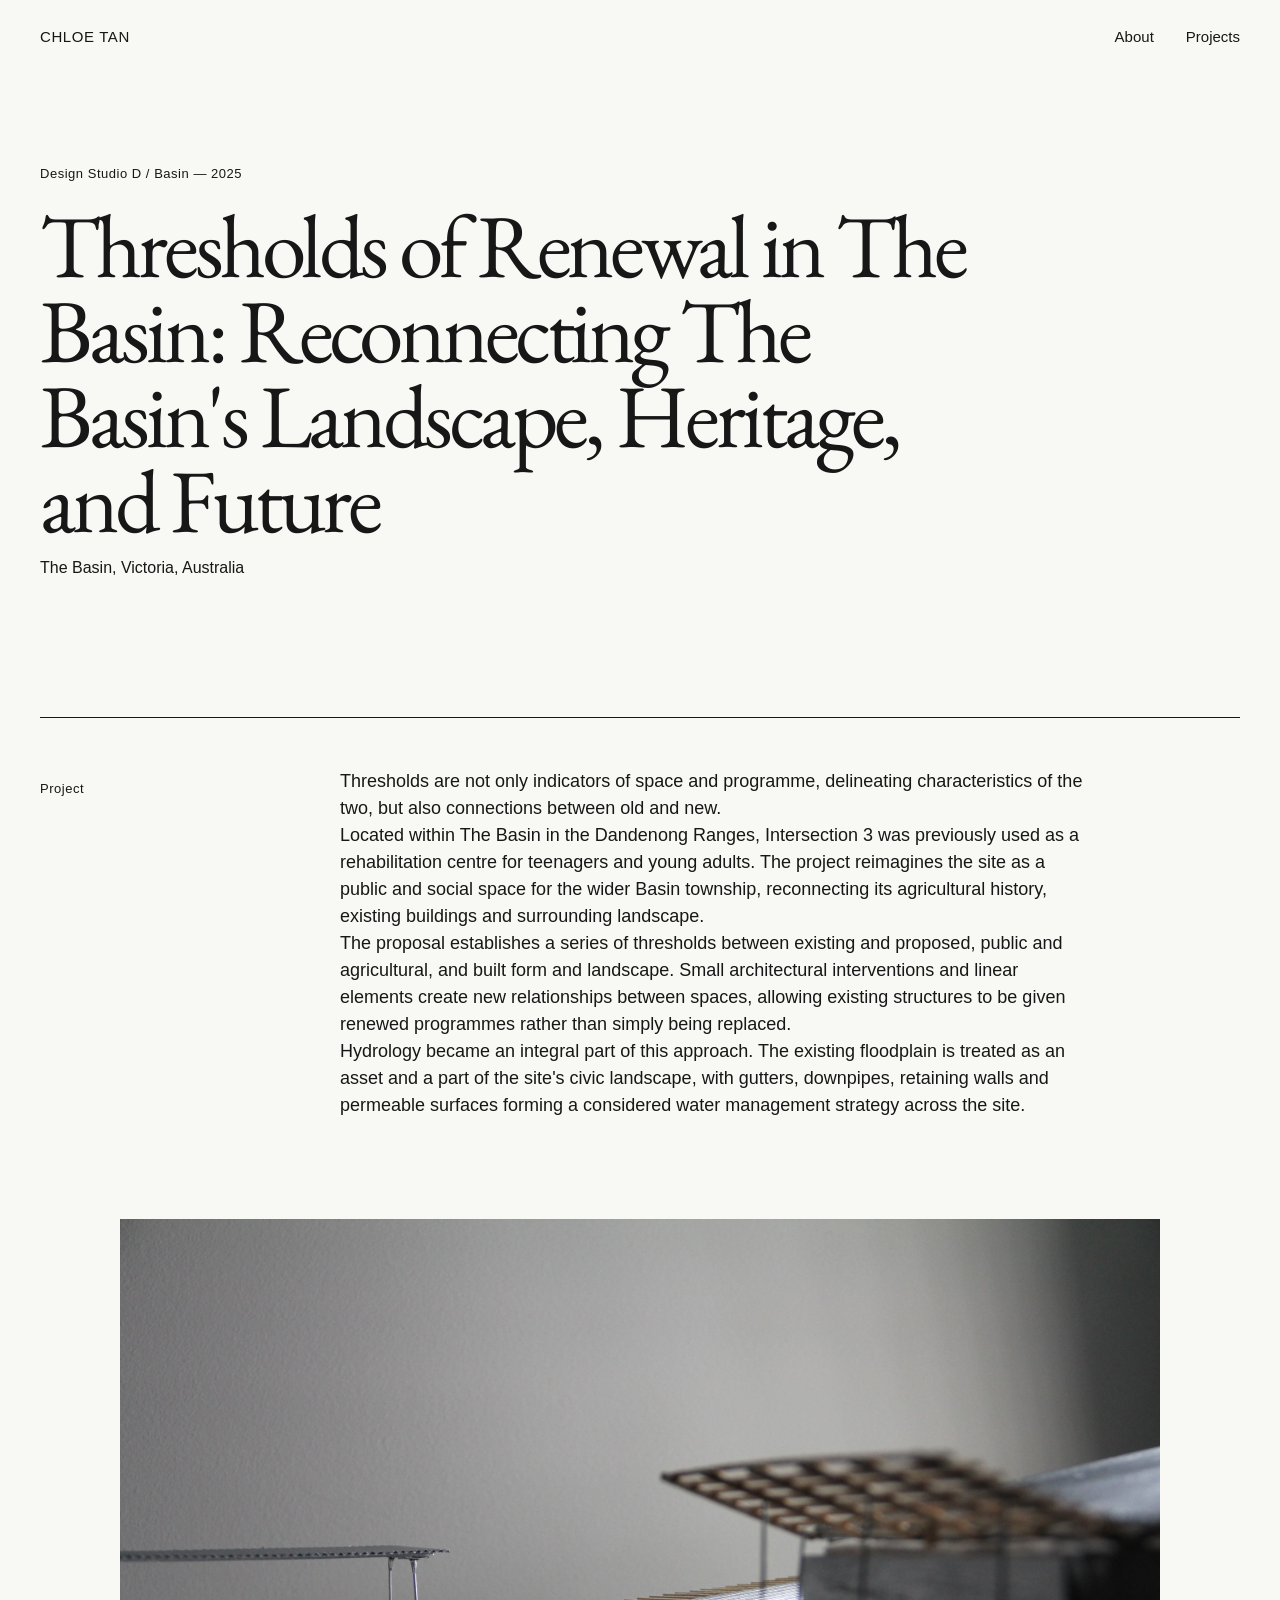
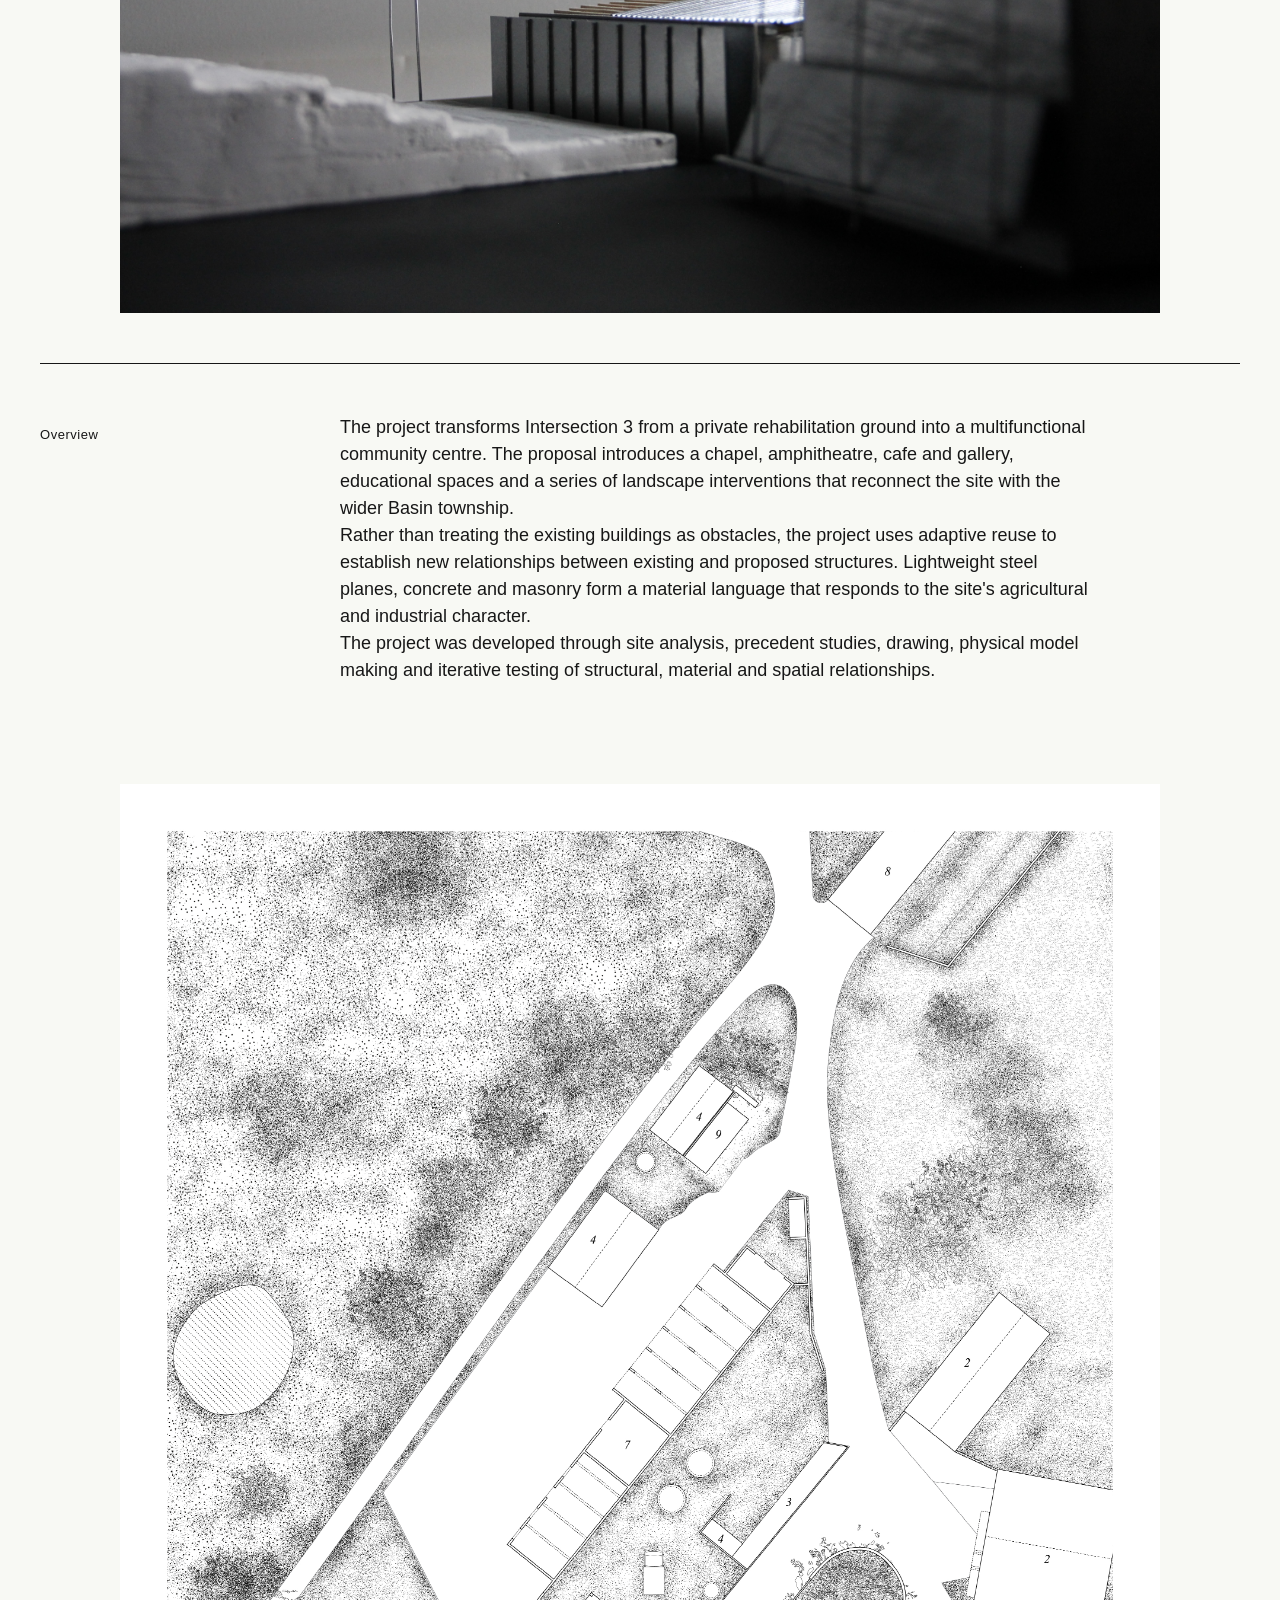
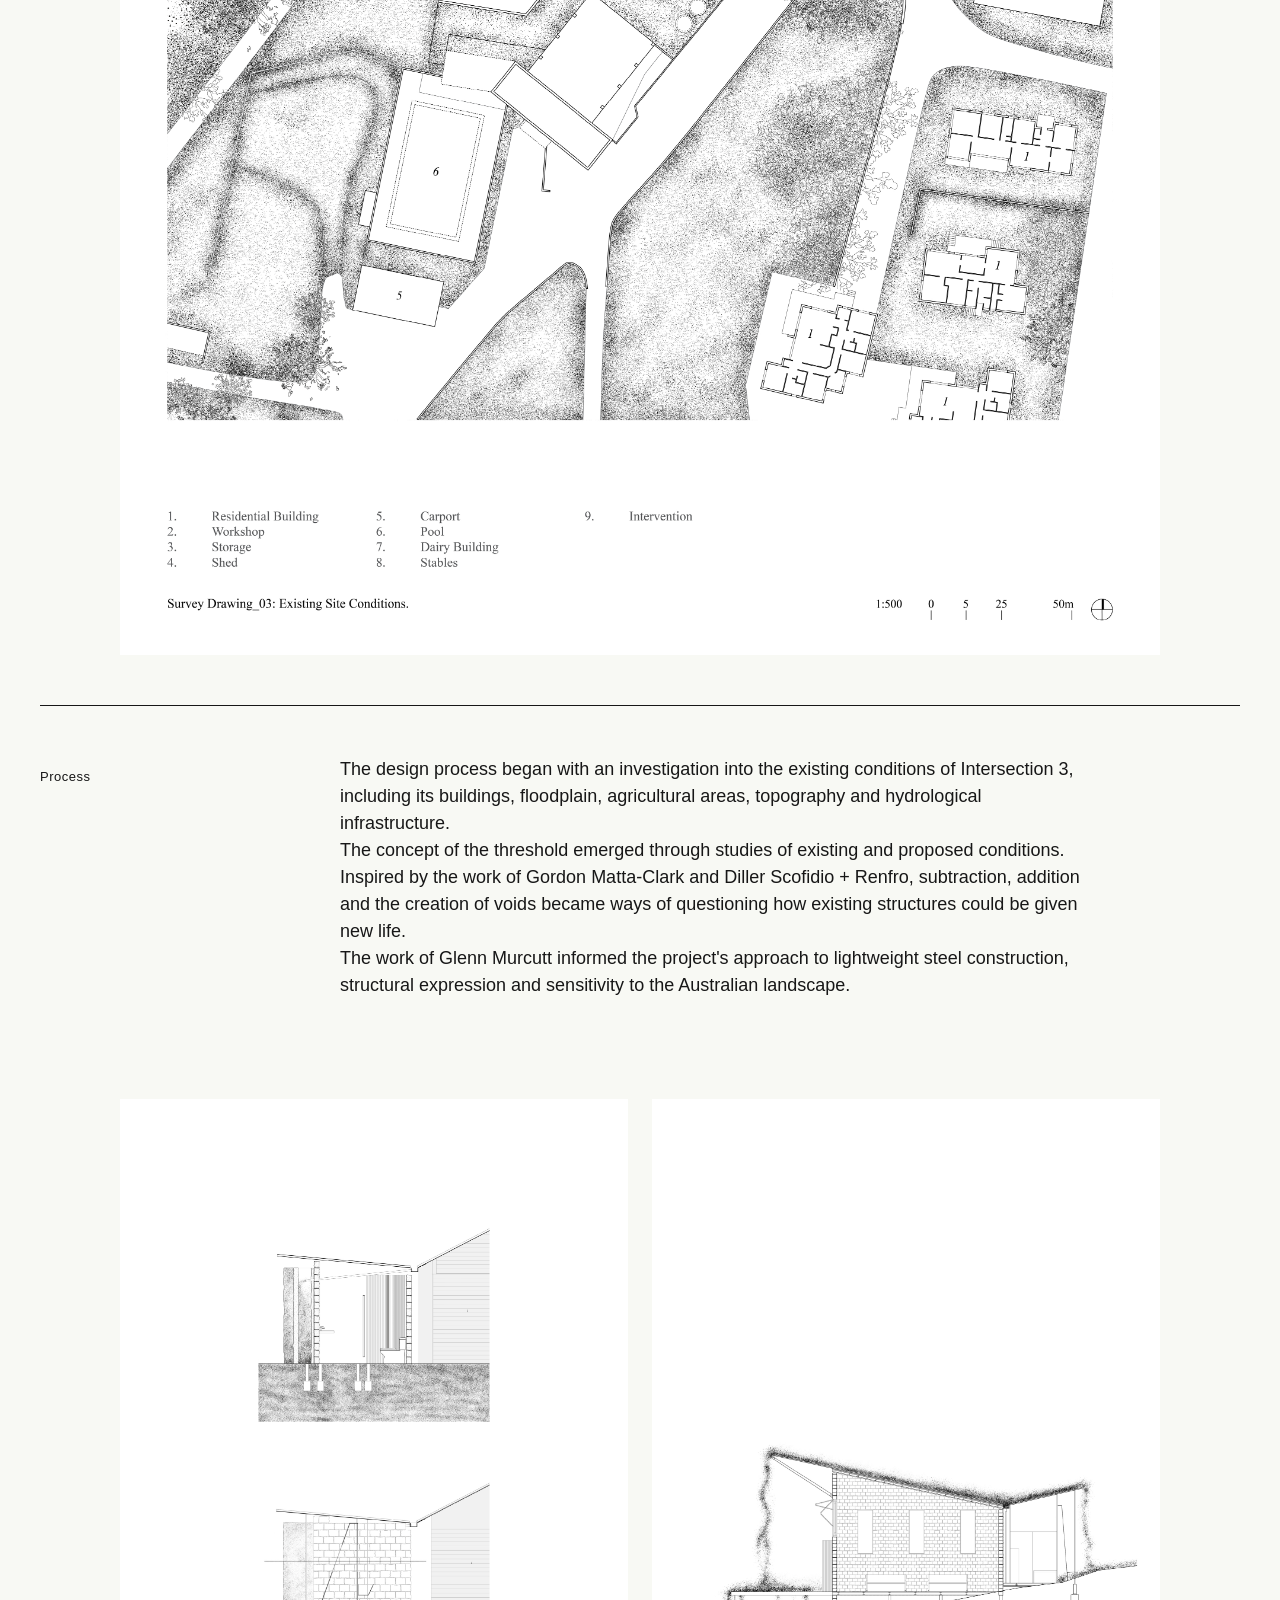
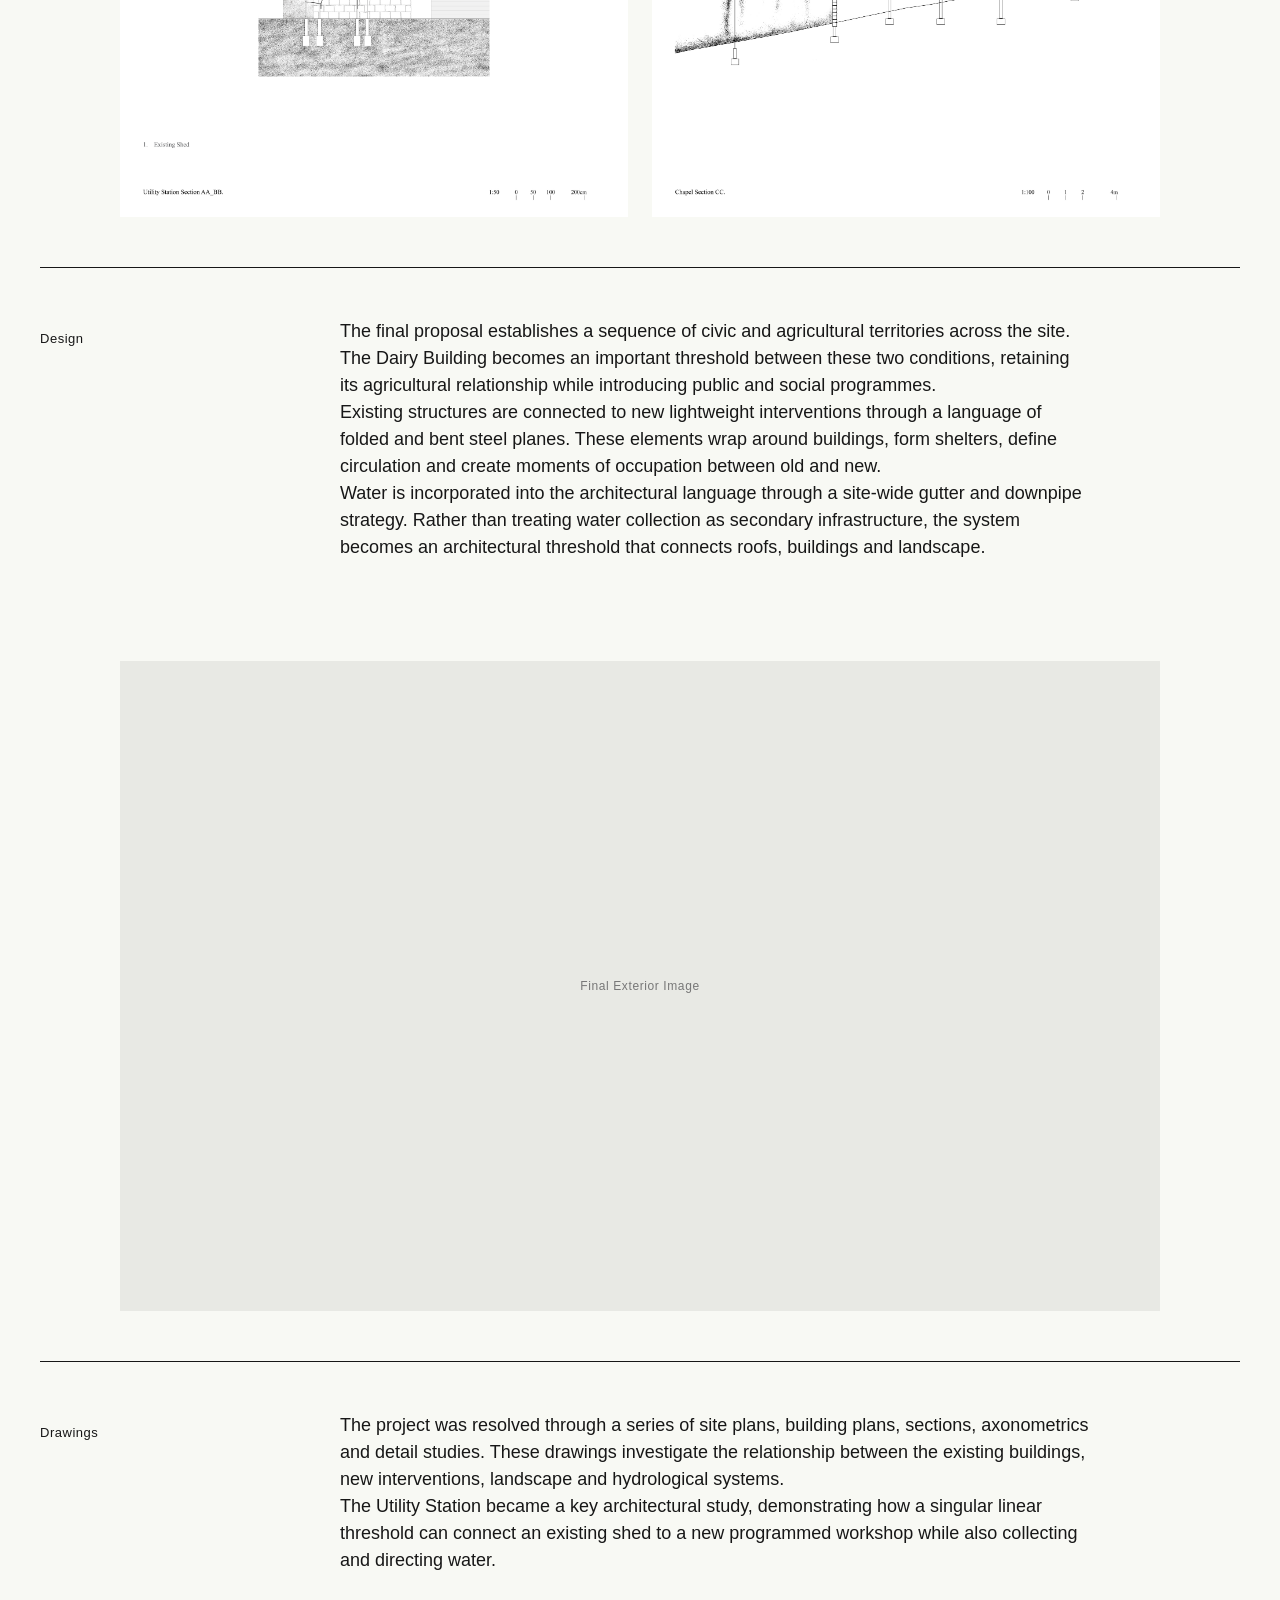
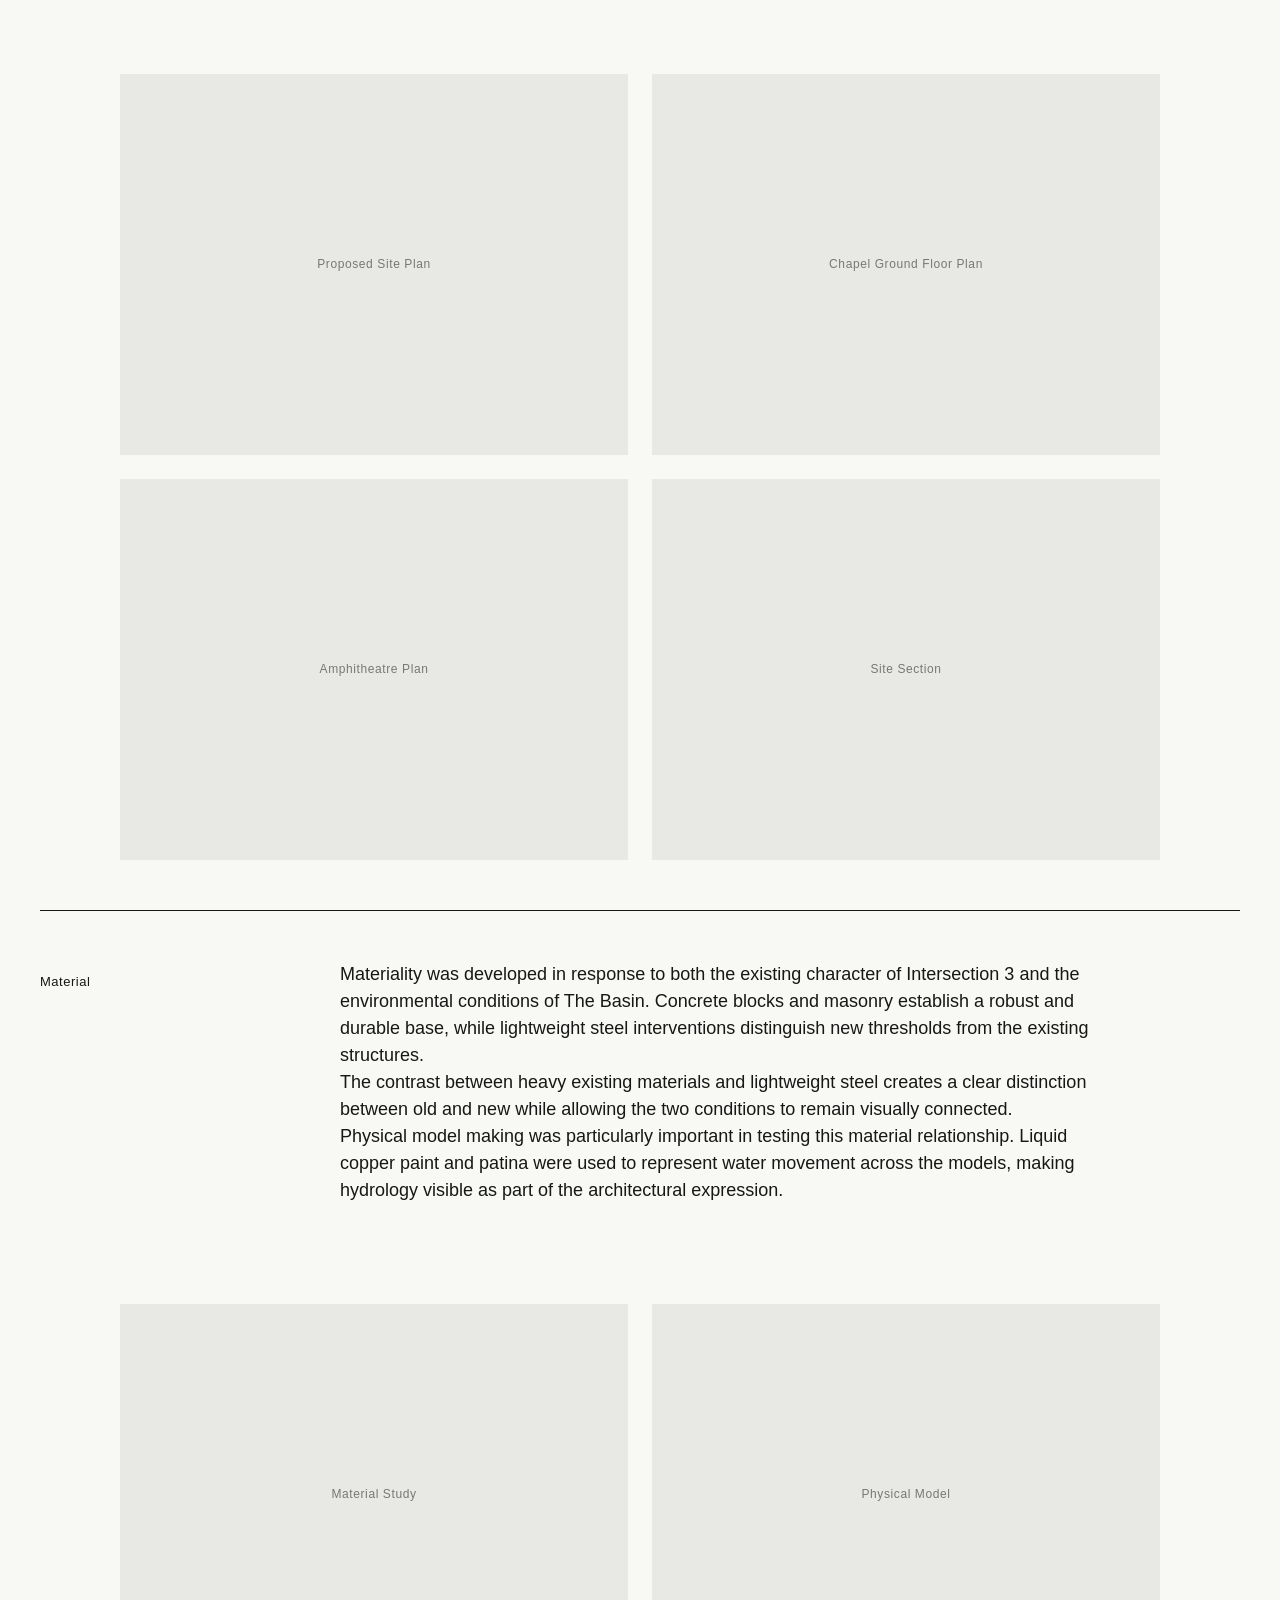
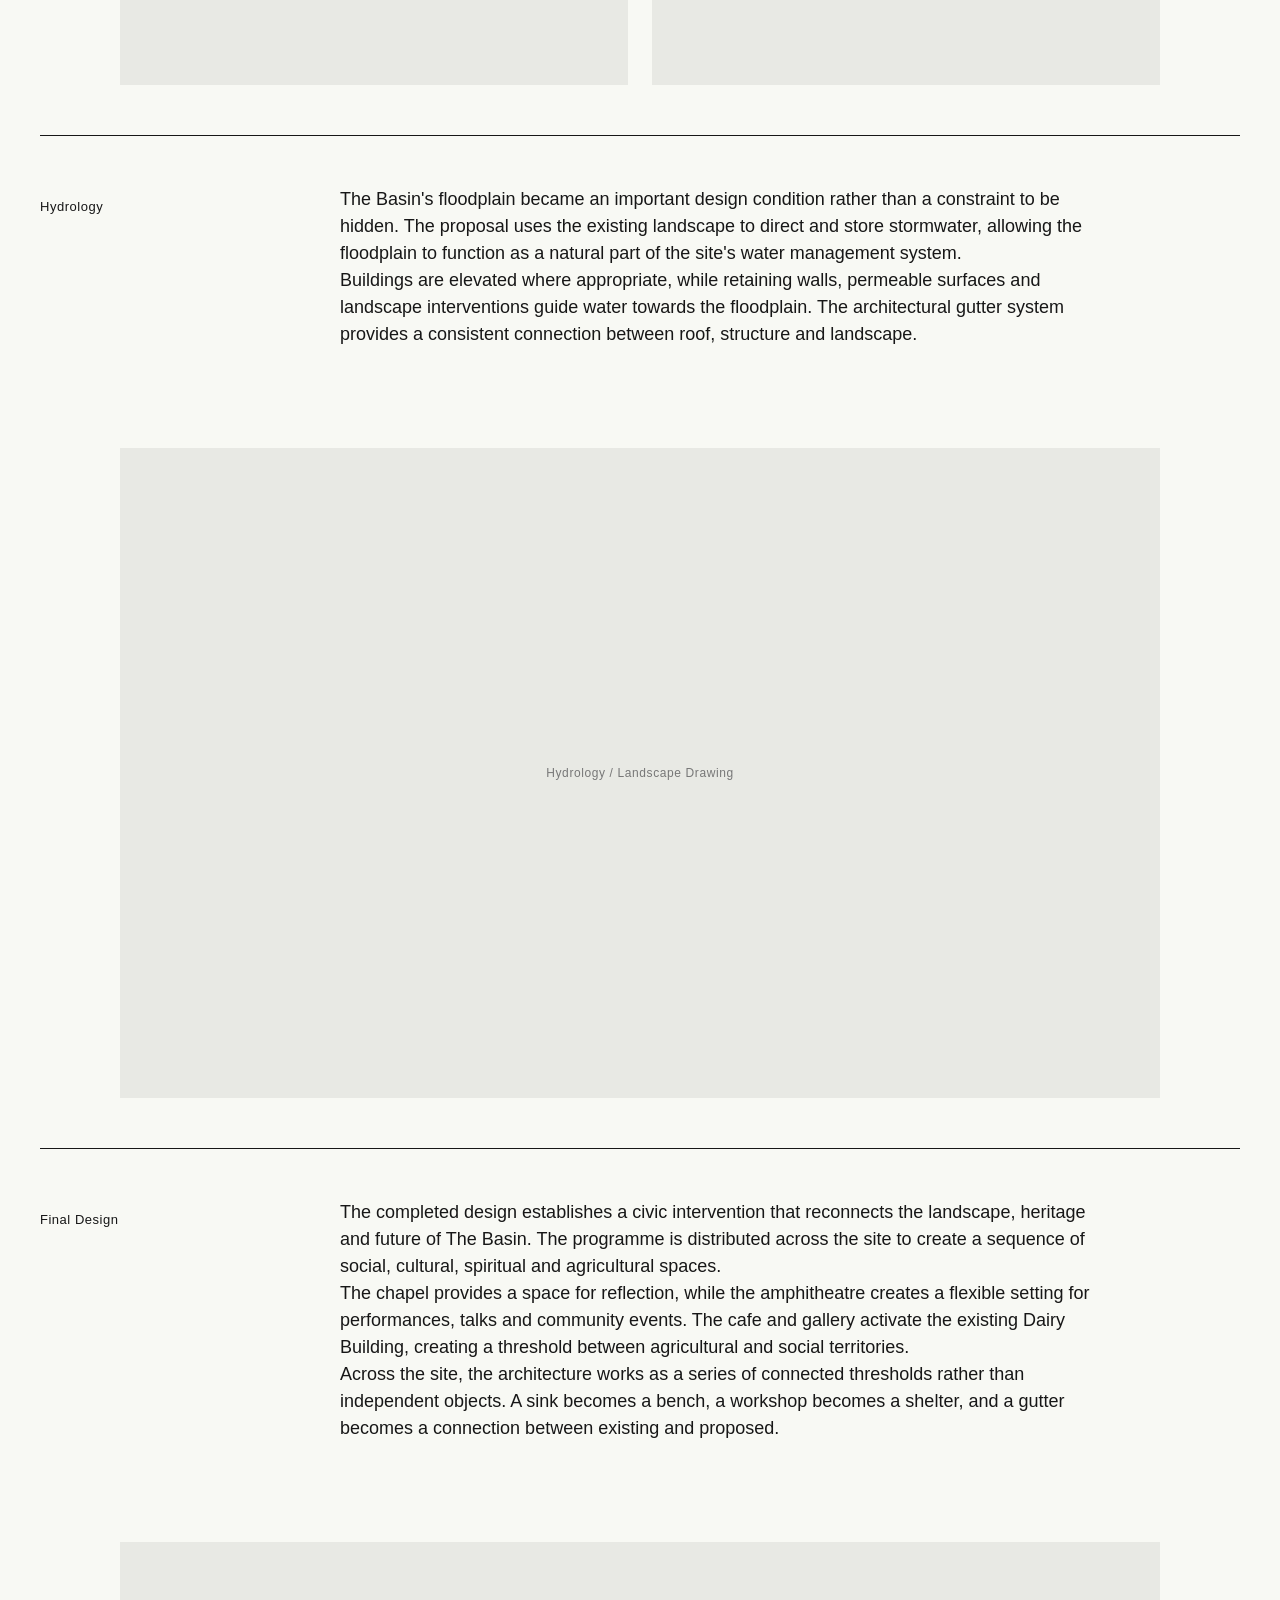
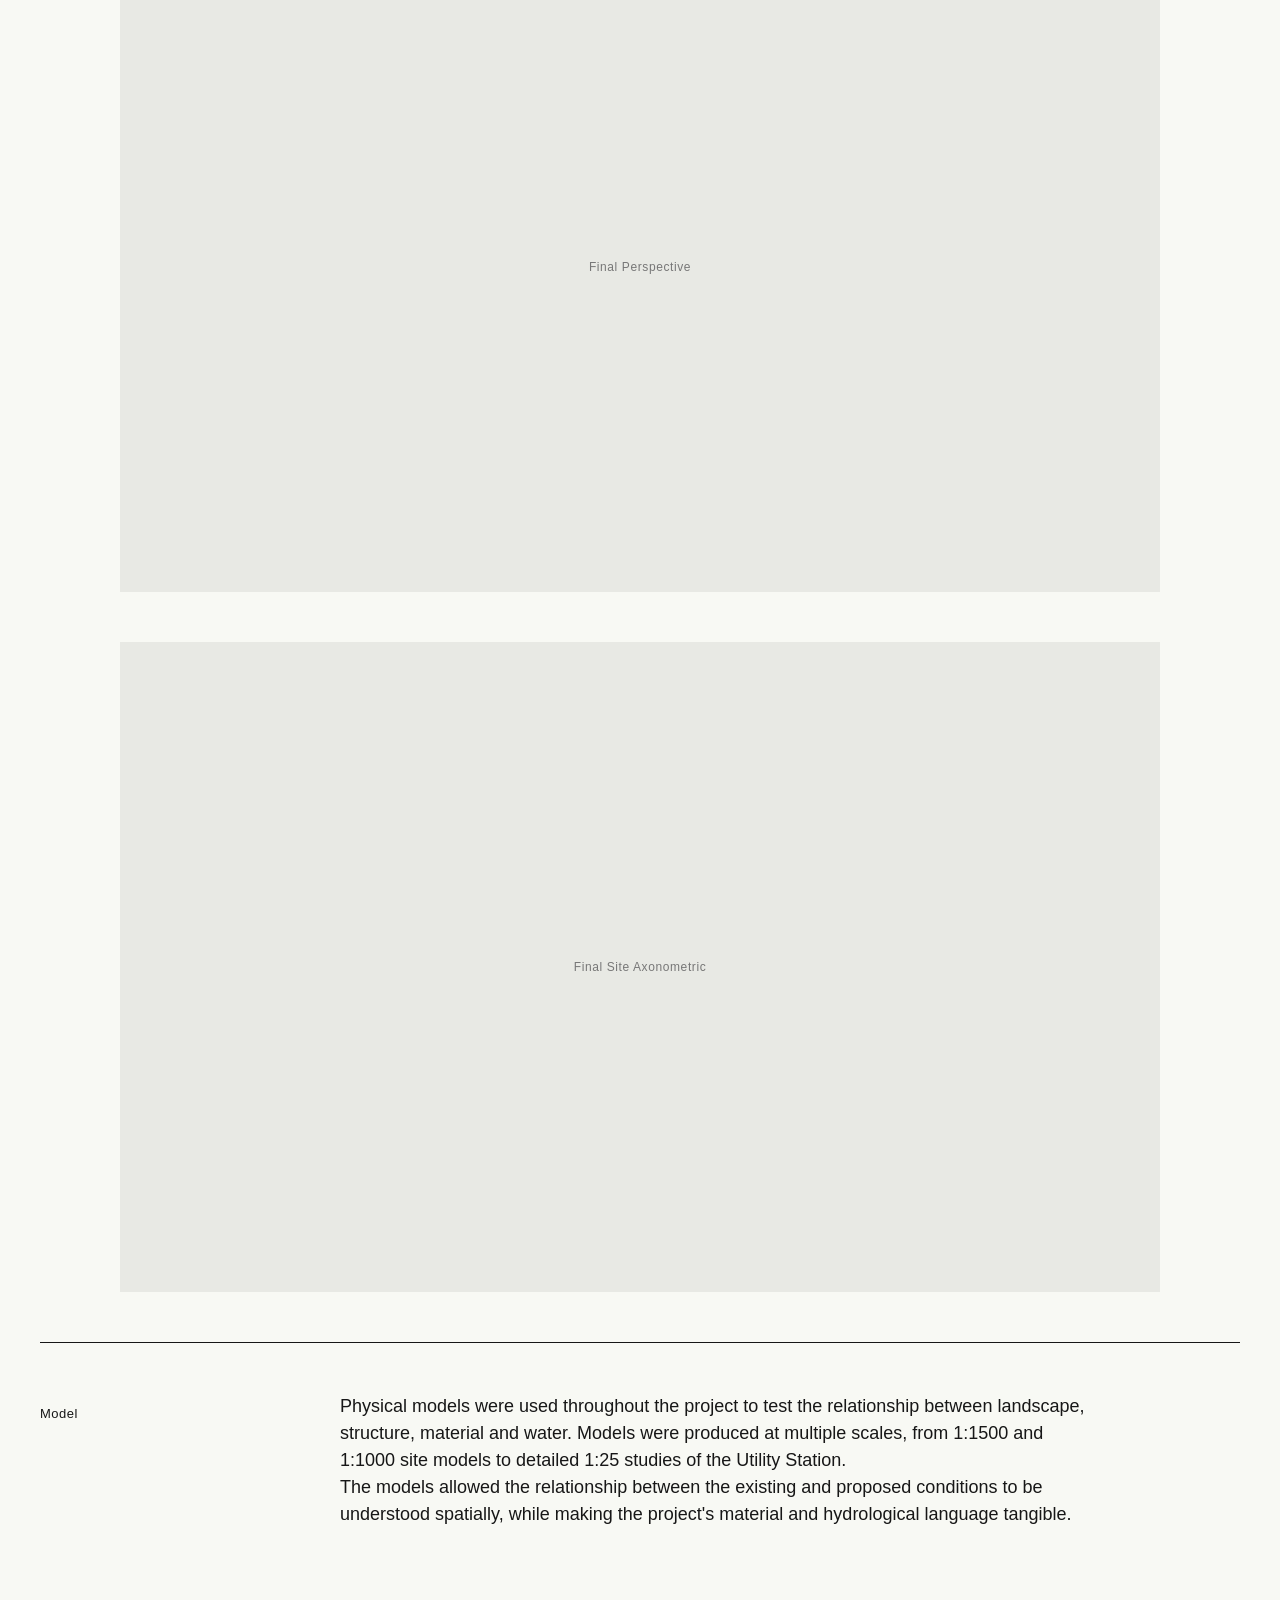
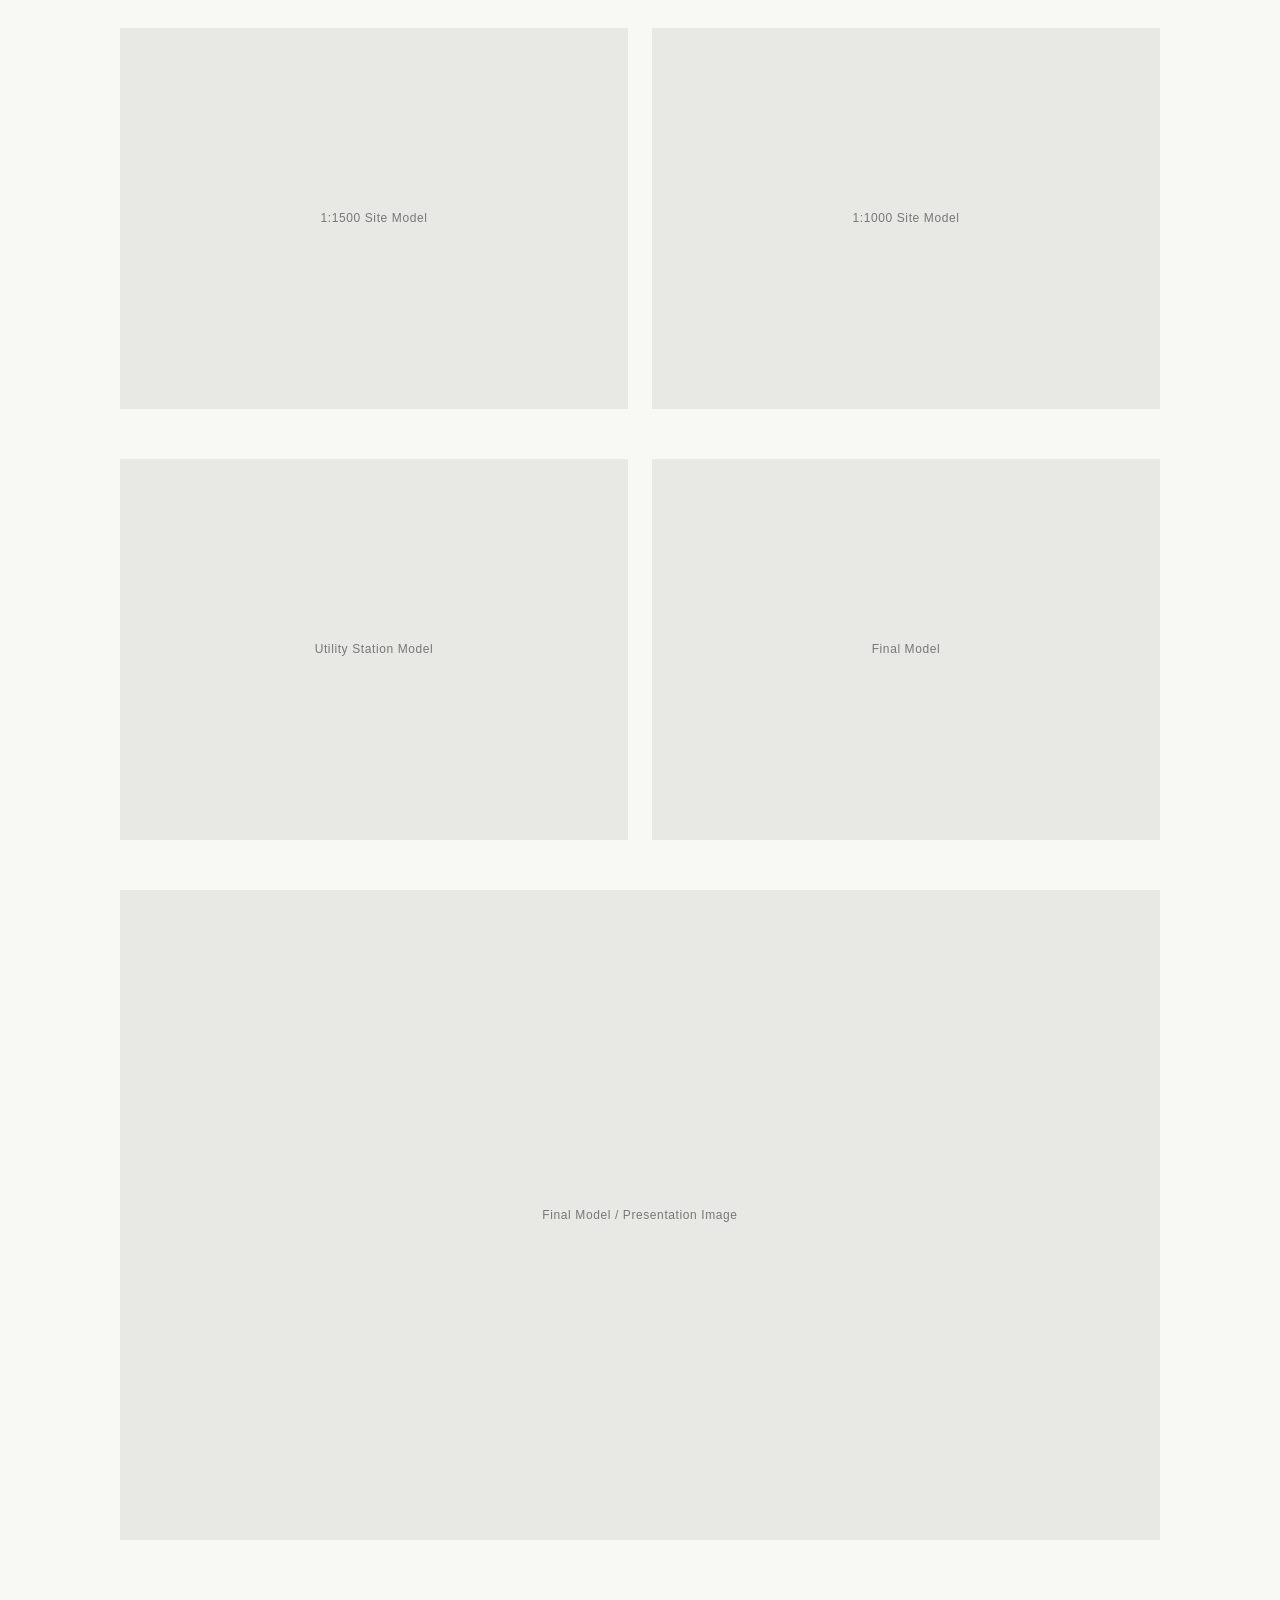
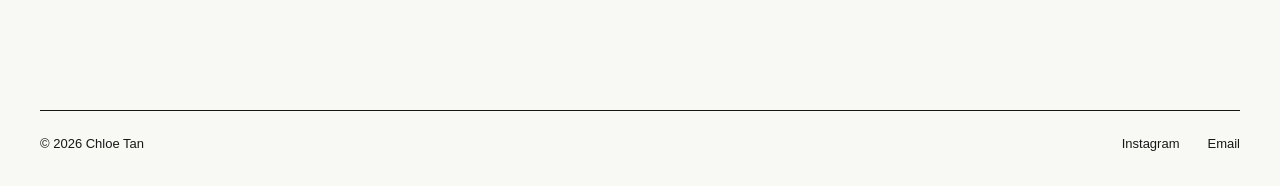
<file: the-basin.html>
<!DOCTYPE html>
<html lang="en">
<head>
    <meta charset="UTF-8">
    <meta name="viewport" content="width=device-width, initial-scale=1.0">

    <title>Thresholds of Renewal — Chloe Tan</title>

    <link rel="stylesheet" href="style.css">
</head>

<body>

    <!-- HEADER -->
    <header>
        <a href="index.html" class="logo">CHLOE TAN</a>

        <nav>
            <a href="about.html">About</a>
            <a href="projects.html">Projects</a>
        </nav>
    </header>


    <!-- PROJECT PAGE -->
    <main class="project-page">

        <!-- PROJECT HERO -->
        <section class="project-hero">

            <p class="section-label">
                Design Studio D / Basin — 2025
            </p>

            <h1>
                Thresholds of Renewal in The Basin:
                Reconnecting The Basin's Landscape, Heritage, and Future
            </h1>

            <p class="project-location">
                The Basin, Victoria, Australia
            </p>

        </section>


        <!-- PROJECT DESCRIPTION -->
        <section class="project-section">

            <div class="project-section-label">
                <p class="section-label">Project</p>
            </div>

            <div class="project-section-text">

                <p>
                    Thresholds are not only indicators of space and programme,
                    delineating characteristics of the two, but also connections
                    between old and new.
                </p>

                <p>
                    Located within The Basin in the Dandenong Ranges, Intersection
                    3 was previously used as a rehabilitation centre for teenagers
                    and young adults. The project reimagines the site as a public
                    and social space for the wider Basin township, reconnecting
                    its agricultural history, existing buildings and surrounding
                    landscape.
                </p>

                <p>
                    The proposal establishes a series of thresholds between
                    existing and proposed, public and agricultural, and built form
                    and landscape. Small architectural interventions and linear
                    elements create new relationships between spaces, allowing
                    existing structures to be given renewed programmes rather
                    than simply being replaced.
                </p>

                <p>
                    Hydrology became an integral part of this approach. The
                    existing floodplain is treated as an asset and a part of the
                    site's civic landscape, with gutters, downpipes, retaining
                    walls and permeable surfaces forming a considered water
                    management strategy across the site.
                </p>

            </div>

        </section>


        <!-- HERO IMAGE -->
        <section class="project-image-section">
            <img
                src="IMG_0935.JPG"
                alt="Overall Project Image"
                class="project-image"
            >      
        </section>


        <!-- PROJECT OVERVIEW -->
        <section class="project-section">

            <div class="project-section-label">
                <p class="section-label">Overview</p>
            </div>

            <div class="project-section-text">

                <p>
                    The project transforms Intersection 3 from a private
                    rehabilitation ground into a multifunctional community
                    centre. The proposal introduces a chapel, amphitheatre,
                    cafe and gallery, educational spaces and a series of
                    landscape interventions that reconnect the site with
                    the wider Basin township.
                </p>

                <p>
                    Rather than treating the existing buildings as obstacles,
                    the project uses adaptive reuse to establish new
                    relationships between existing and proposed structures.
                    Lightweight steel planes, concrete and masonry form a
                    material language that responds to the site's agricultural
                    and industrial character.
                </p>

                <p>
                    The project was developed through site analysis, precedent
                    studies, drawing, physical model making and iterative
                    testing of structural, material and spatial relationships.
                </p>

            </div>

        </section>


        <!-- SITE IMAGE -->
        <section class="project-image-section">

            <img
                src="Basin_Major Project_jpg14.jpg"
                alt="Thresholds of Renewal - Site Plan"
                class="project-image"
            >      
        </section>


        <!-- PROCESS -->
        <section class="project-section">

            <div class="project-section-label">
                <p class="section-label">Process</p>
            </div>

            <div class="project-section-text">

                <p>
                    The design process began with an investigation into the
                    existing conditions of Intersection 3, including its
                    buildings, floodplain, agricultural areas, topography and
                    hydrological infrastructure.
                </p>

                <p>
                    The concept of the threshold emerged through studies of
                    existing and proposed conditions. Inspired by the work of
                    Gordon Matta-Clark and Diller Scofidio + Renfro, subtraction,
                    addition and the creation of voids became ways of questioning
                    how existing structures could be given new life.
                </p>

                <p>
                    The work of Glenn Murcutt informed the project's approach to
                    lightweight steel construction, structural expression and
                    sensitivity to the Australian landscape.
                </p>

            </div>

        </section>


        <!-- PROCESS IMAGES -->
        <section class="project-image-grid">

            <img
                src="Basin_Major Project_jpg9.jpg"
                alt="Utility Station Section"
                class="project-image"
            >

            <img
                src="Basin_Major Project_jpg11.jpg"
                alt="Chapel Section"
                class="project-image"
            >      
        </section>


        <!-- DESIGN -->
        <section class="project-section">

            <div class="project-section-label">
                <p class="section-label">Design</p>
            </div>

            <div class="project-section-text">

                <p>
                    The final proposal establishes a sequence of civic and
                    agricultural territories across the site. The Dairy Building
                    becomes an important threshold between these two conditions,
                    retaining its agricultural relationship while introducing
                    public and social programmes.
                </p>

                <p>
                    Existing structures are connected to new lightweight
                    interventions through a language of folded and bent steel
                    planes. These elements wrap around buildings, form shelters,
                    define circulation and create moments of occupation between
                    old and new.
                </p>

                <p>
                    Water is incorporated into the architectural language through
                    a site-wide gutter and downpipe strategy. Rather than treating
                    water collection as secondary infrastructure, the system
                    becomes an architectural threshold that connects roofs,
                    buildings and landscape.
                </p>

            </div>

        </section>


        <!-- LARGE EXTERIOR IMAGE -->
        <section class="project-image-section">

            <div class="image-placeholder large">
                <span>Final Exterior Image</span>
            </div>

        </section>


        <!-- DRAWINGS -->
        <section class="project-section">

            <div class="project-section-label">
                <p class="section-label">Drawings</p>
            </div>

            <div class="project-section-text">

                <p>
                    The project was resolved through a series of site plans,
                    building plans, sections, axonometrics and detail studies.
                    These drawings investigate the relationship between the
                    existing buildings, new interventions, landscape and
                    hydrological systems.
                </p>

                <p>
                    The Utility Station became a key architectural study,
                    demonstrating how a singular linear threshold can connect
                    an existing shed to a new programmed workshop while also
                    collecting and directing water.
                </p>

            </div>

        </section>


        <!-- DRAWING PLACEHOLDERS -->
        <section class="project-image-grid">

            <div class="image-placeholder">
                <span>Proposed Site Plan</span>
            </div>

            <div class="image-placeholder">
                <span>Chapel Ground Floor Plan</span>
            </div>

            <div class="image-placeholder">
                <span>Amphitheatre Plan</span>
            </div>

            <div class="image-placeholder">
                <span>Site Section</span>
            </div>

        </section>


        <!-- MATERIAL / RESOLUTION -->
        <section class="project-section">

            <div class="project-section-label">
                <p class="section-label">Material</p>
            </div>

            <div class="project-section-text">

                <p>
                    Materiality was developed in response to both the existing
                    character of Intersection 3 and the environmental conditions
                    of The Basin. Concrete blocks and masonry establish a robust
                    and durable base, while lightweight steel interventions
                    distinguish new thresholds from the existing structures.
                </p>

                <p>
                    The contrast between heavy existing materials and lightweight
                    steel creates a clear distinction between old and new while
                    allowing the two conditions to remain visually connected.
                </p>

                <p>
                    Physical model making was particularly important in testing
                    this material relationship. Liquid copper paint and patina
                    were used to represent water movement across the models,
                    making hydrology visible as part of the architectural
                    expression.
                </p>

            </div>

        </section>


        <!-- MATERIAL IMAGES -->
        <section class="project-image-grid">

            <div class="image-placeholder">
                <span>Material Study</span>
            </div>

            <div class="image-placeholder">
                <span>Physical Model</span>
            </div>

        </section>


        <!-- HYDROLOGY -->
        <section class="project-section">

            <div class="project-section-label">
                <p class="section-label">Hydrology</p>
            </div>

            <div class="project-section-text">

                <p>
                    The Basin's floodplain became an important design condition
                    rather than a constraint to be hidden. The proposal uses the
                    existing landscape to direct and store stormwater, allowing
                    the floodplain to function as a natural part of the site's
                    water management system.
                </p>

                <p>
                    Buildings are elevated where appropriate, while retaining
                    walls, permeable surfaces and landscape interventions guide
                    water towards the floodplain. The architectural gutter
                    system provides a consistent connection between roof,
                    structure and landscape.
                </p>

            </div>

        </section>


        <!-- HYDROLOGY IMAGE -->
        <section class="project-image-section">

            <div class="image-placeholder large">
                <span>Hydrology / Landscape Drawing</span>
            </div>

        </section>


        <!-- FINAL DESIGN -->
        <section class="project-section">

            <div class="project-section-label">
                <p class="section-label">Final Design</p>
            </div>

            <div class="project-section-text">

                <p>
                    The completed design establishes a civic intervention that
                    reconnects the landscape, heritage and future of The Basin.
                    The programme is distributed across the site to create a
                    sequence of social, cultural, spiritual and agricultural
                    spaces.
                </p>

                <p>
                    The chapel provides a space for reflection, while the
                    amphitheatre creates a flexible setting for performances,
                    talks and community events. The cafe and gallery activate
                    the existing Dairy Building, creating a threshold between
                    agricultural and social territories.
                </p>

                <p>
                    Across the site, the architecture works as a series of
                    connected thresholds rather than independent objects. A
                    sink becomes a bench, a workshop becomes a shelter, and a
                    gutter becomes a connection between existing and proposed.
                </p>

            </div>

        </section>


        <!-- FINAL PERSPECTIVE -->
        <section class="project-image-section">

            <div class="image-placeholder large">
                <span>Final Perspective</span>
            </div>

        </section>


        <!-- FINAL AXONOMETRIC -->
        <section class="project-image-section">

            <div class="image-placeholder large">
                <span>Final Site Axonometric</span>
            </div>

        </section>


        <!-- MODEL -->
        <section class="project-section">

            <div class="project-section-label">
                <p class="section-label">Model</p>
            </div>

            <div class="project-section-text">

                <p>
                    Physical models were used throughout the project to test
                    the relationship between landscape, structure, material
                    and water. Models were produced at multiple scales,
                    from 1:1500 and 1:1000 site models to detailed 1:25 studies
                    of the Utility Station.
                </p>

                <p>
                    The models allowed the relationship between the existing
                    and proposed conditions to be understood spatially, while
                    making the project's material and hydrological language
                    tangible.
                </p>

            </div>

        </section>


        <!-- MODEL IMAGES -->
        <section class="project-image-grid">

            <div class="image-placeholder">
                <span>1:1500 Site Model</span>
            </div>

            <div class="image-placeholder">
                <span>1:1000 Site Model</span>
            </div>

        </section>


        <section class="project-image-grid">

            <div class="image-placeholder">
                <span>Utility Station Model</span>
            </div>

            <div class="image-placeholder">
                <span>Final Model</span>
            </div>

        </section>


        <!-- FINAL IMAGE -->
        <section class="project-image-section">

            <div class="image-placeholder large">
                <span>Final Model / Presentation Image</span>
            </div>

        </section>


    </main>


    <!-- FOOTER -->
    <footer>

        <div class="footer-left">
            © 2026 Chloe Tan
        </div>

        <div class="footer-right">

            <a
                href="https://www.instagram.com/chloetan.arch/"
                target="_blank"
                rel="noopener noreferrer"
            >
                Instagram
            </a>

            <a href="mailto:chloejadetan08@gmail.com">
                Email
            </a>

        </div>

    </footer>


</body>
</html>
</file>
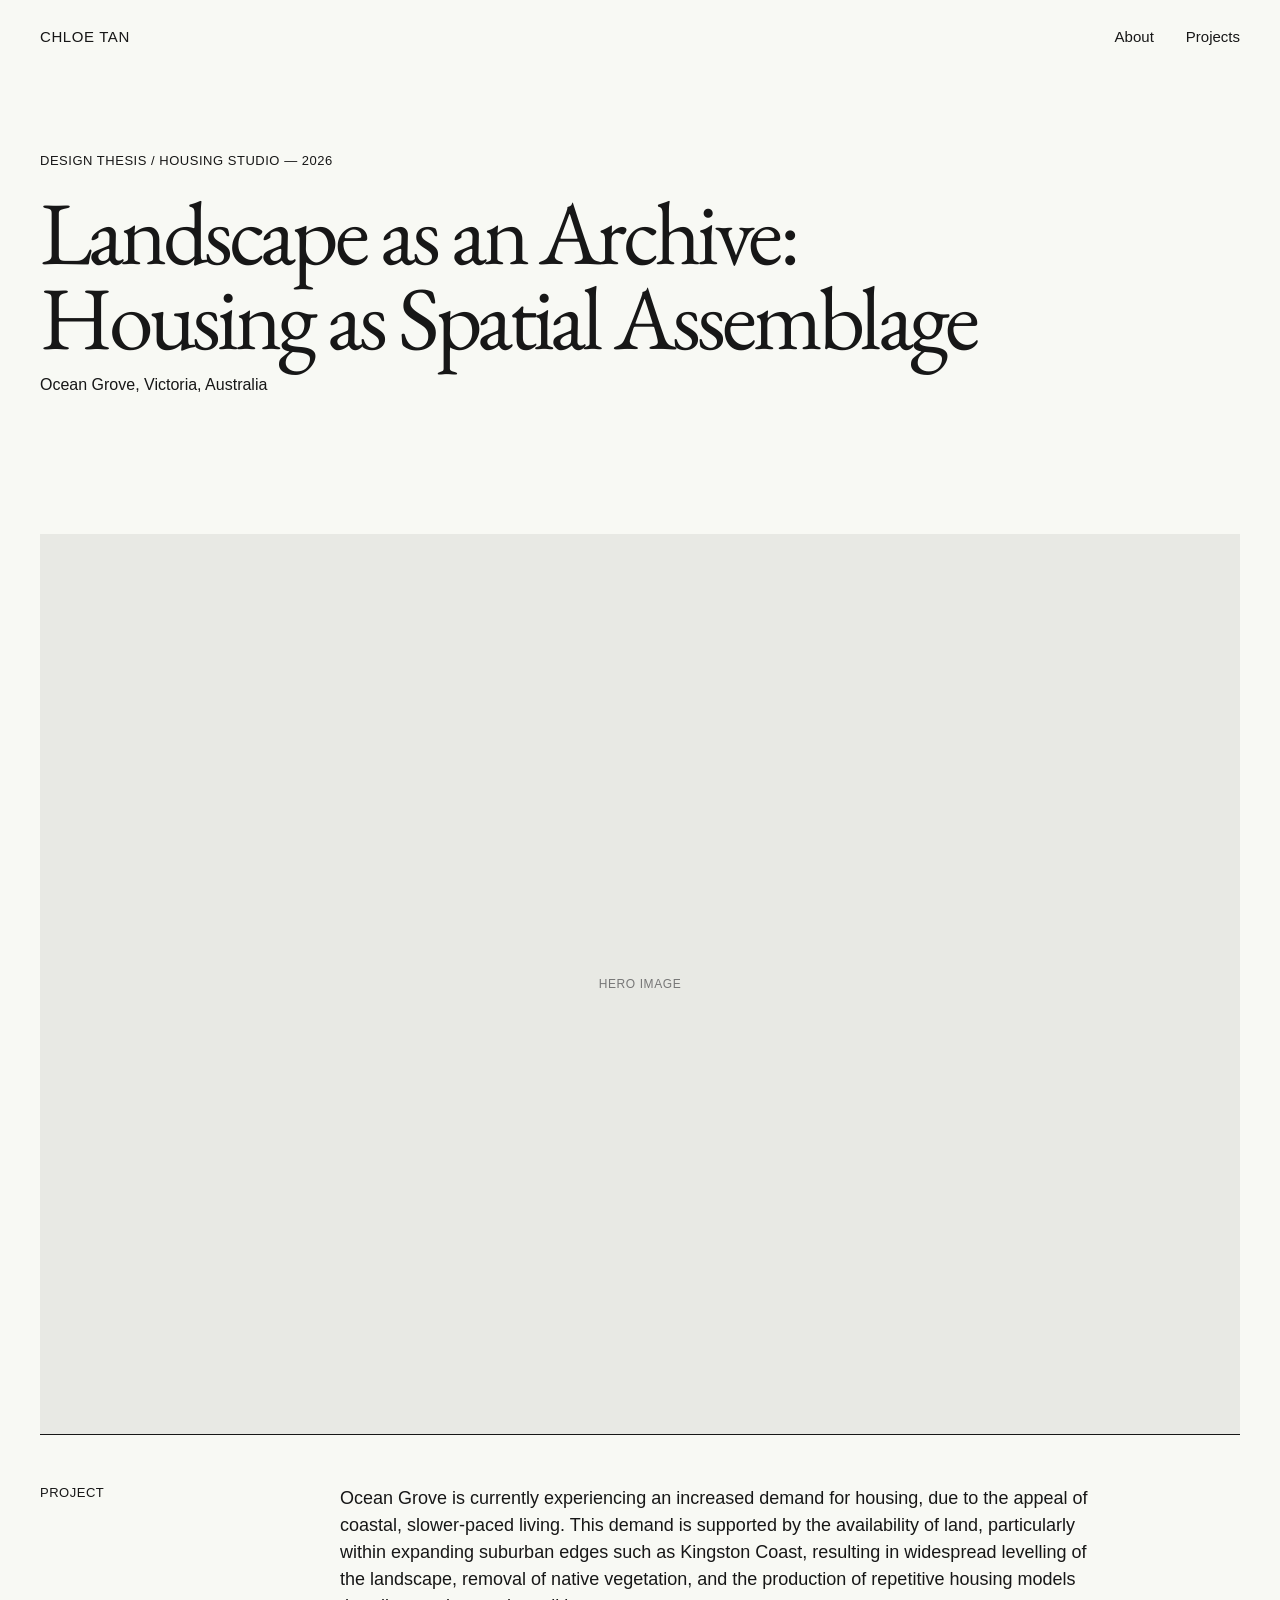
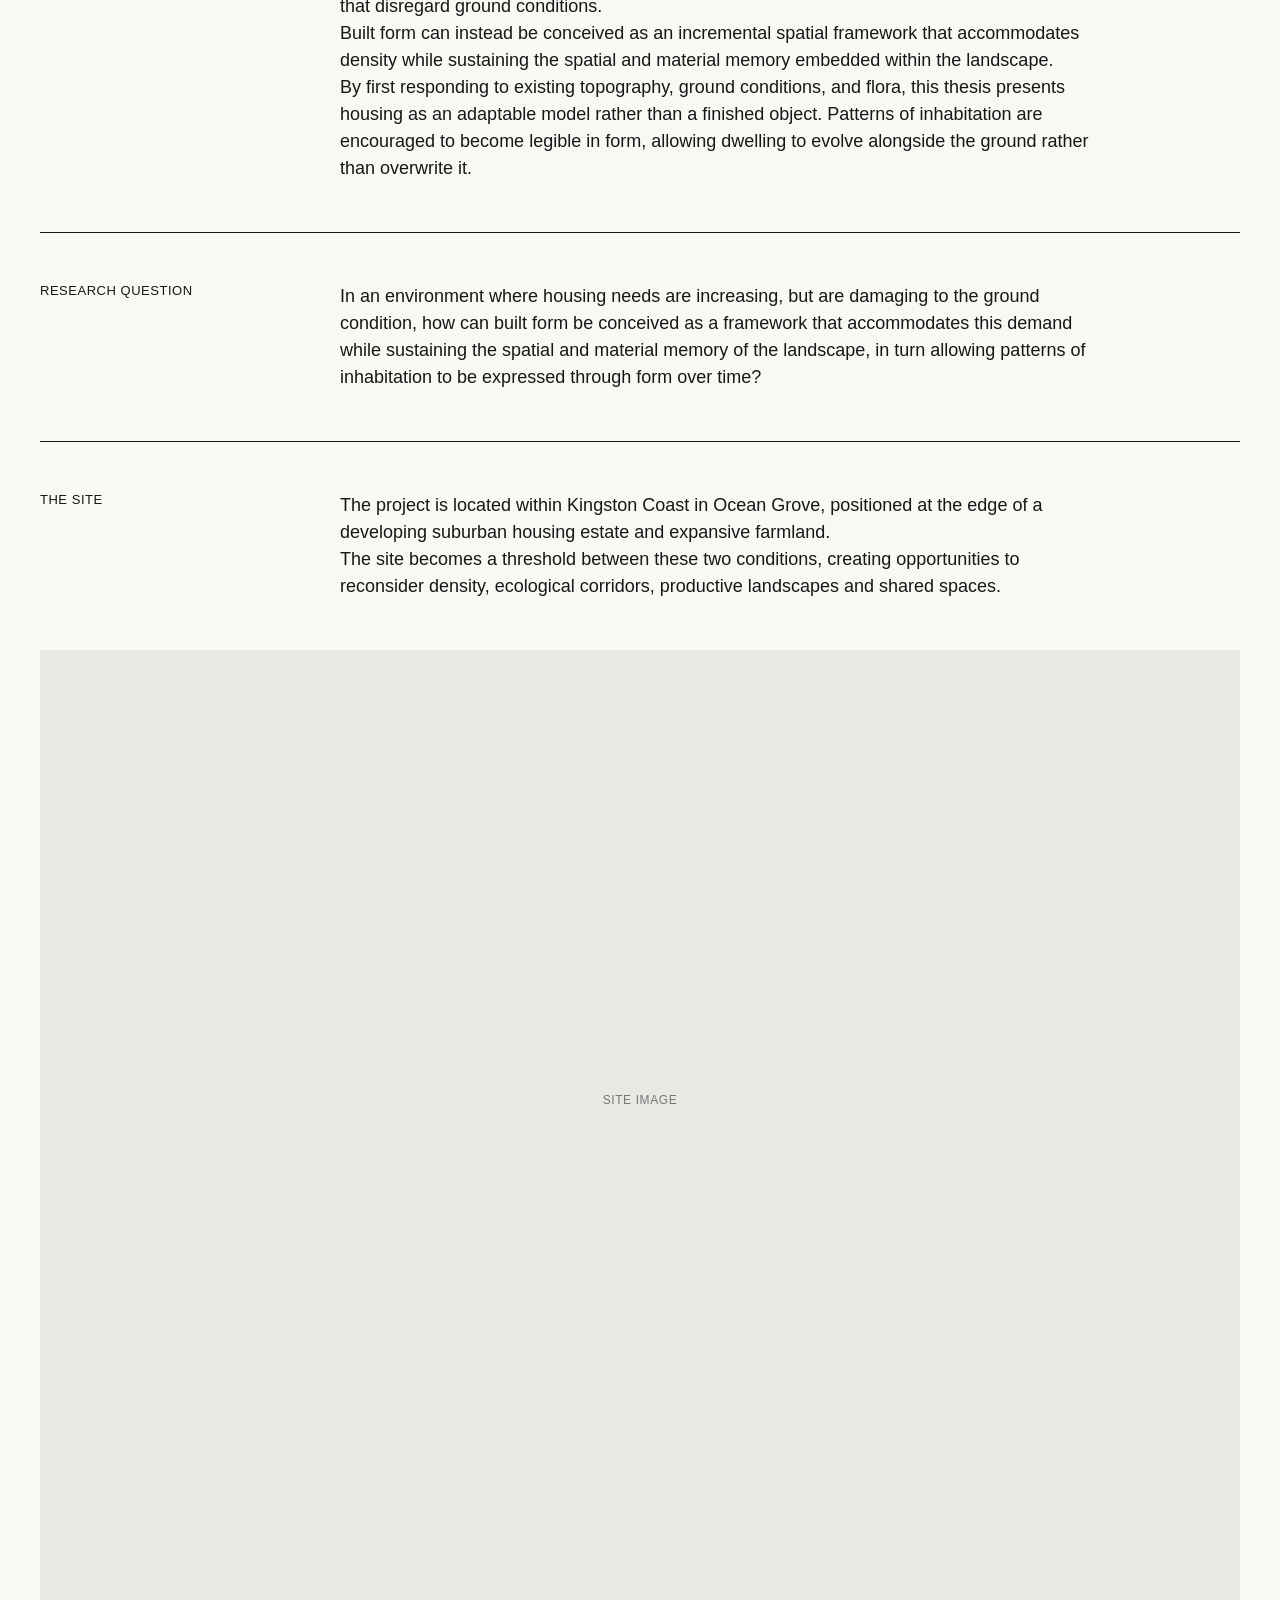
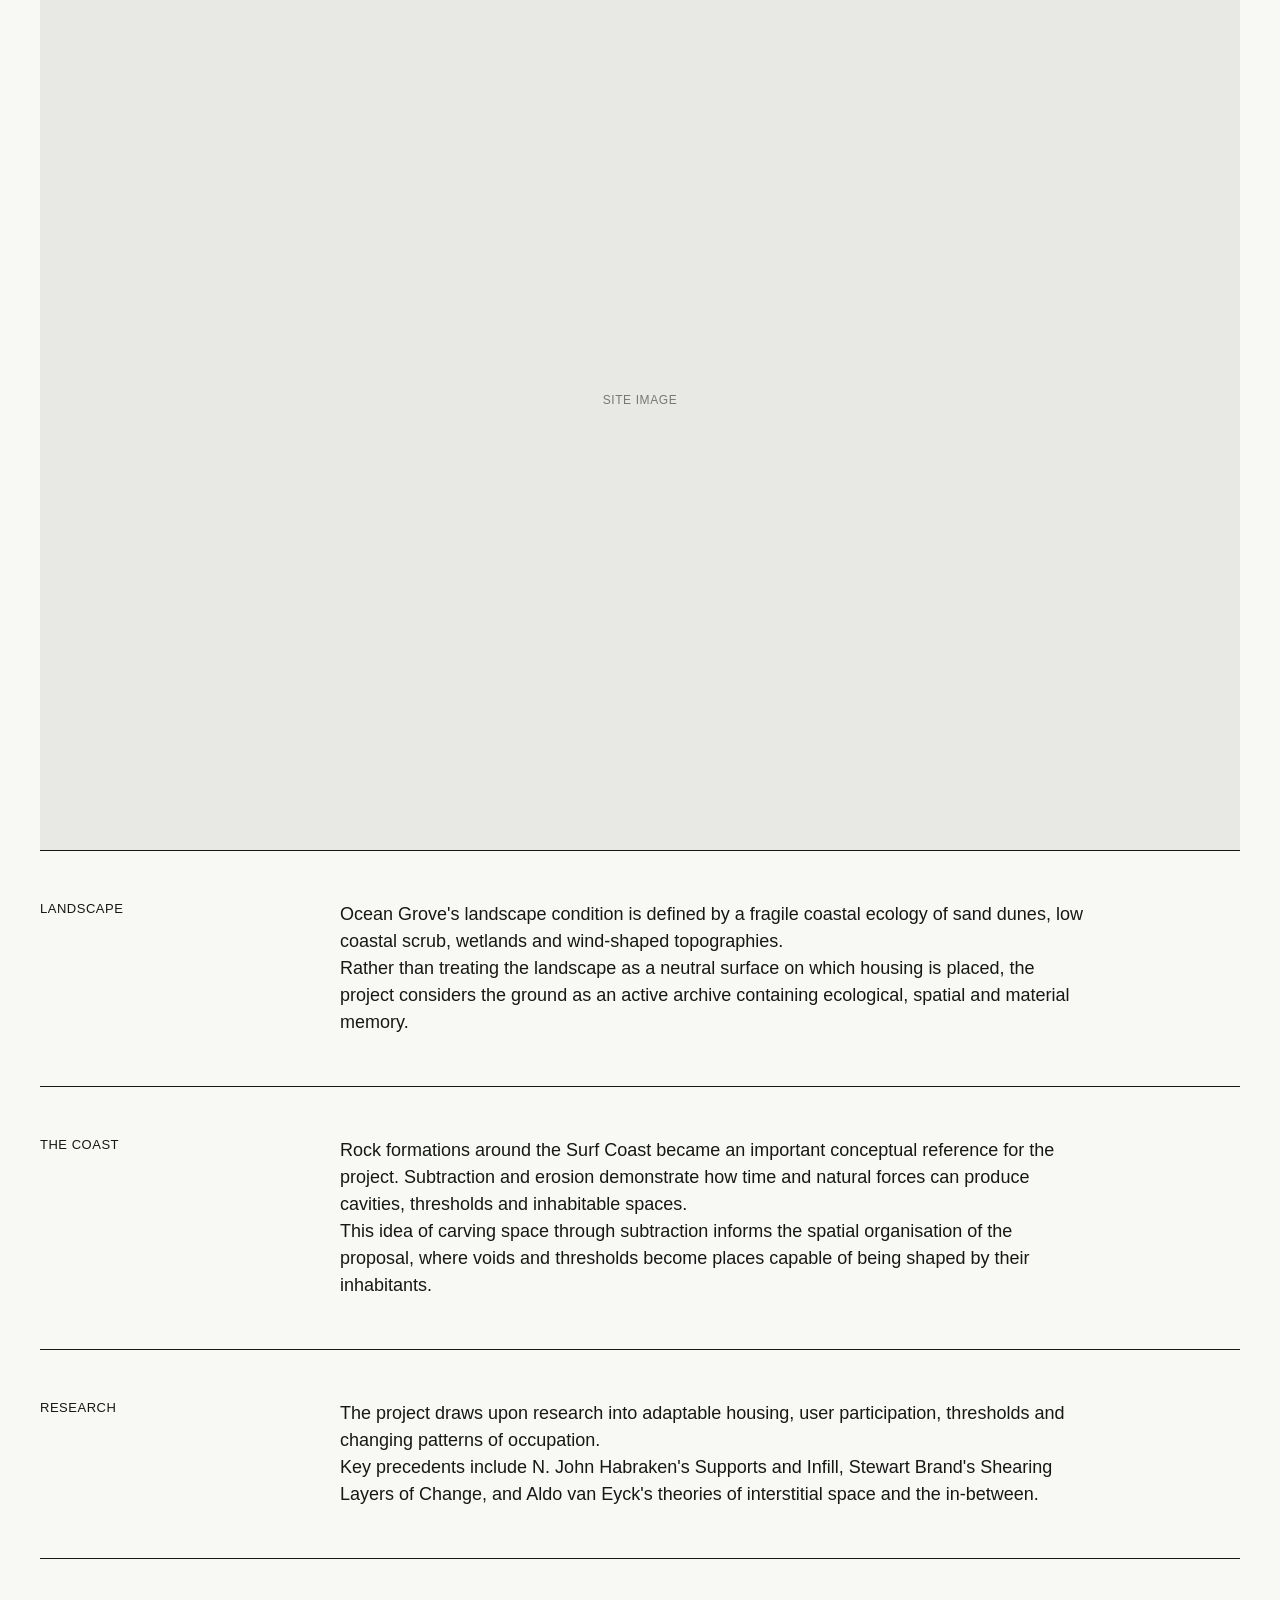
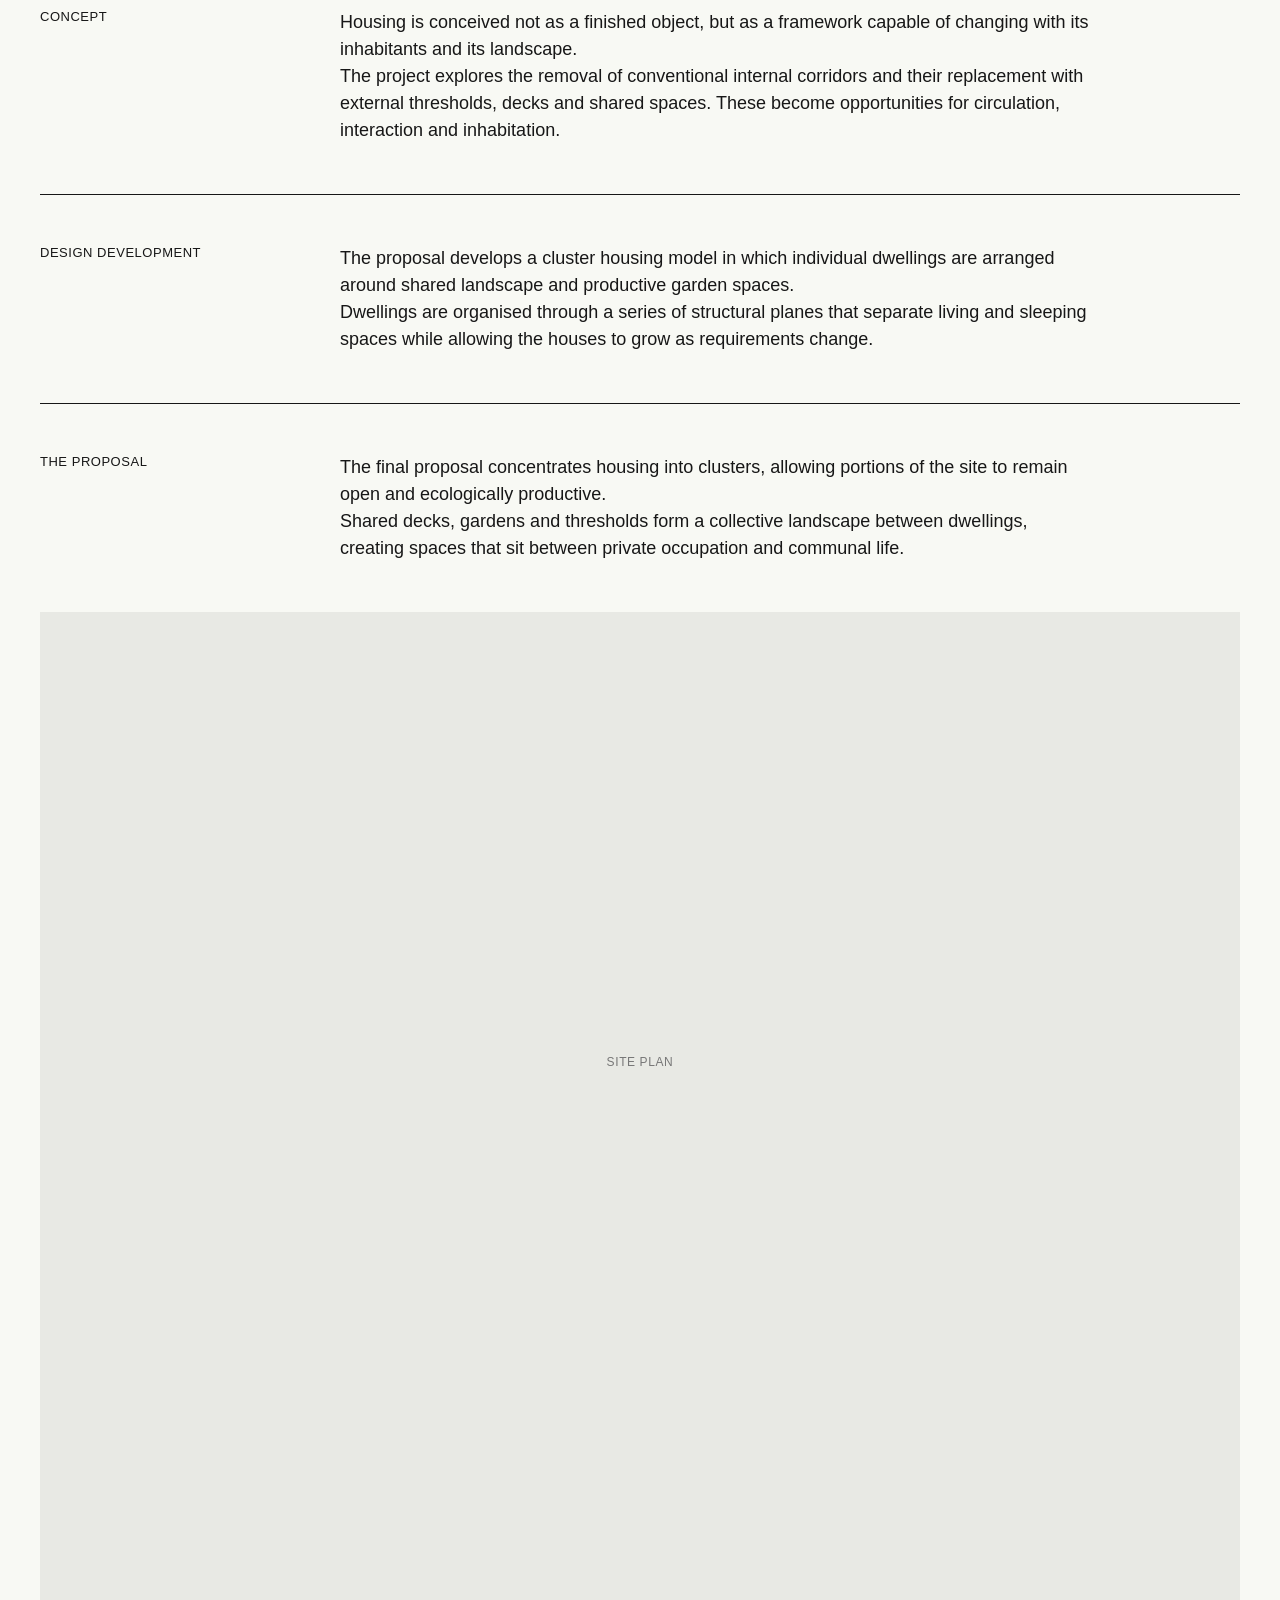
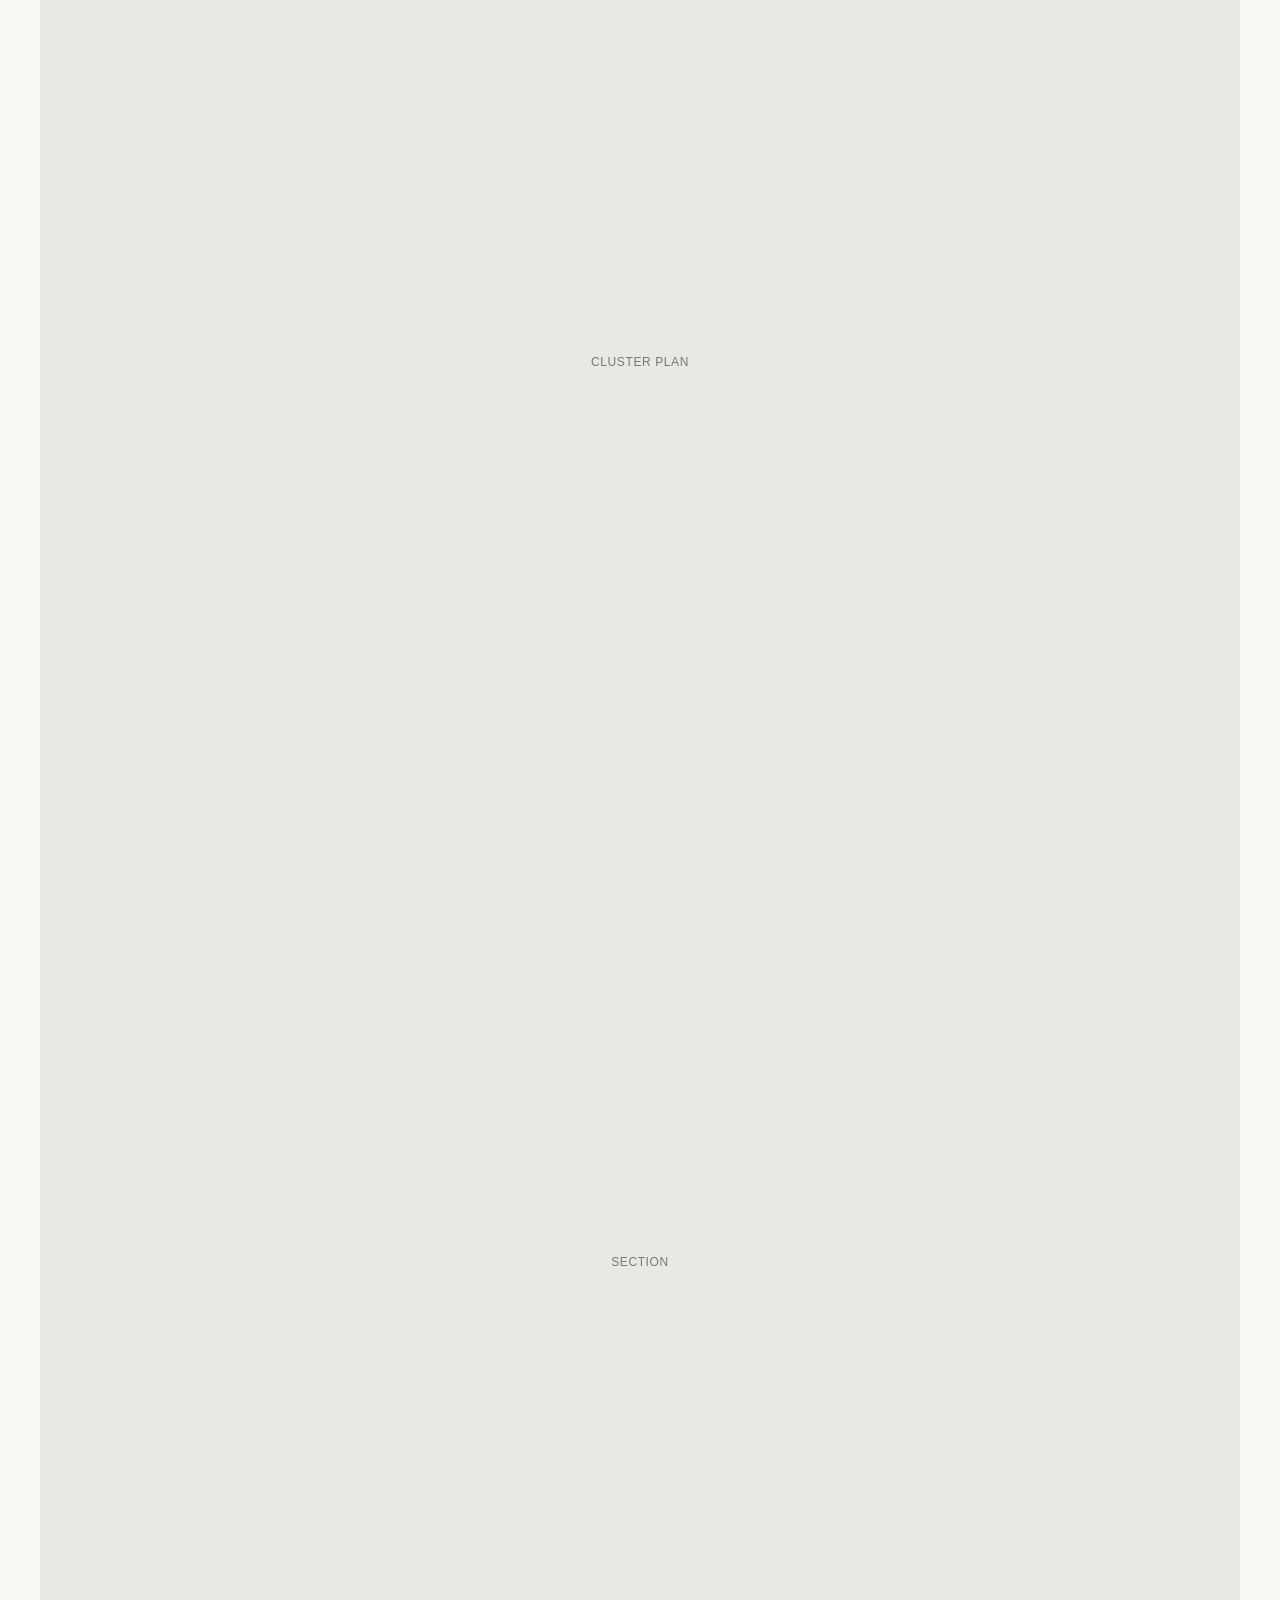
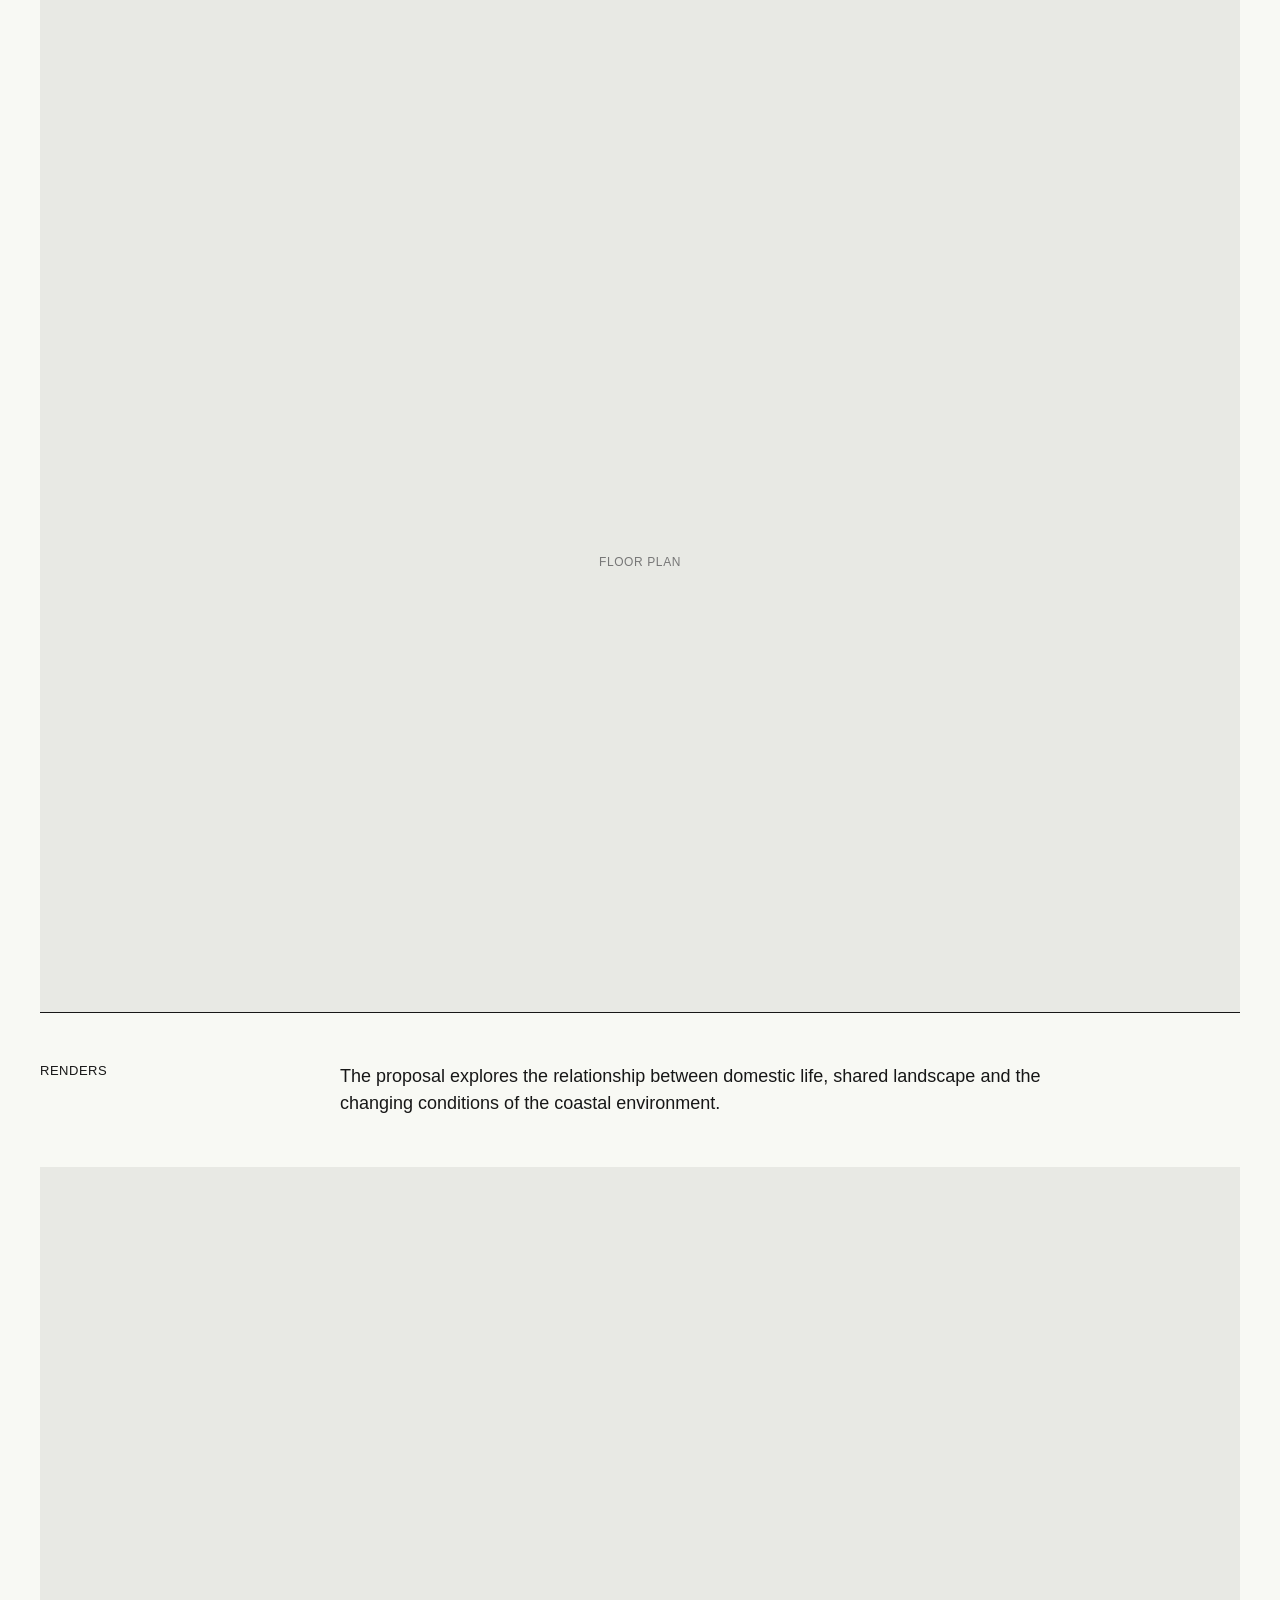
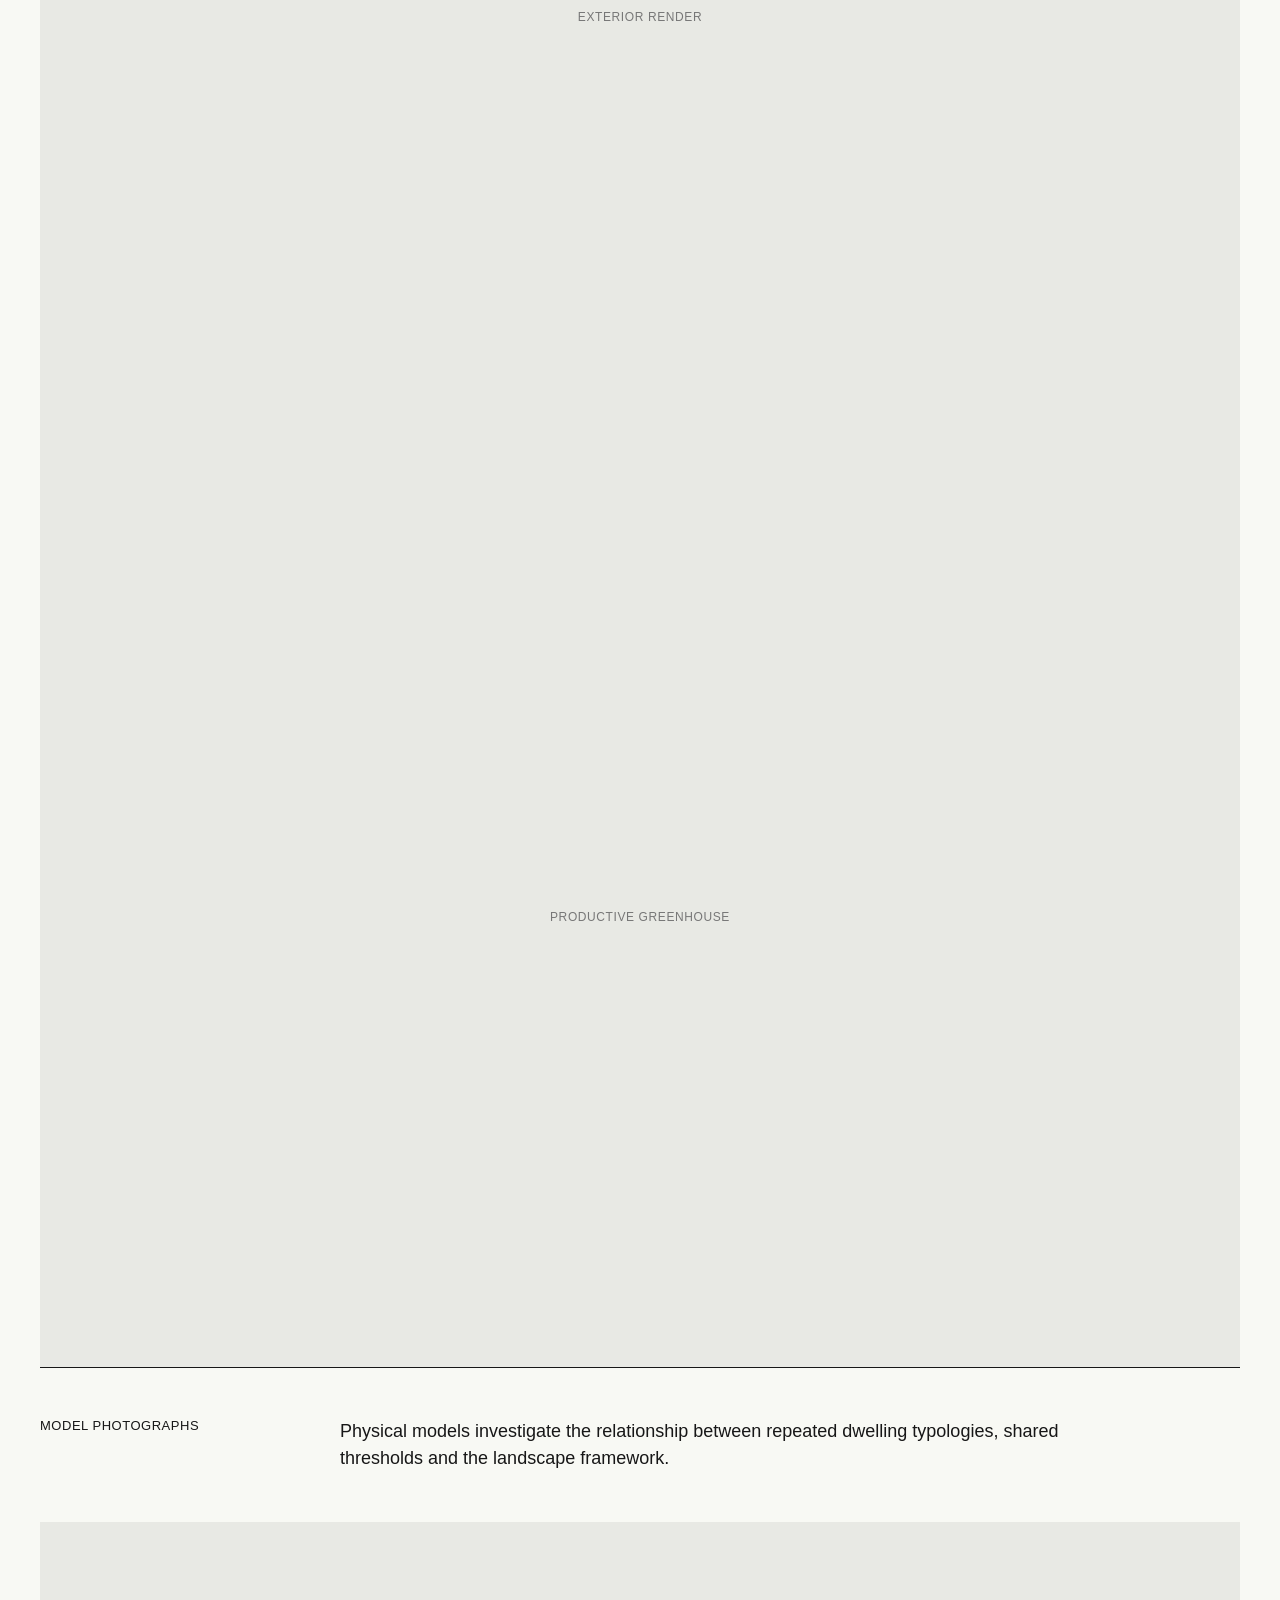
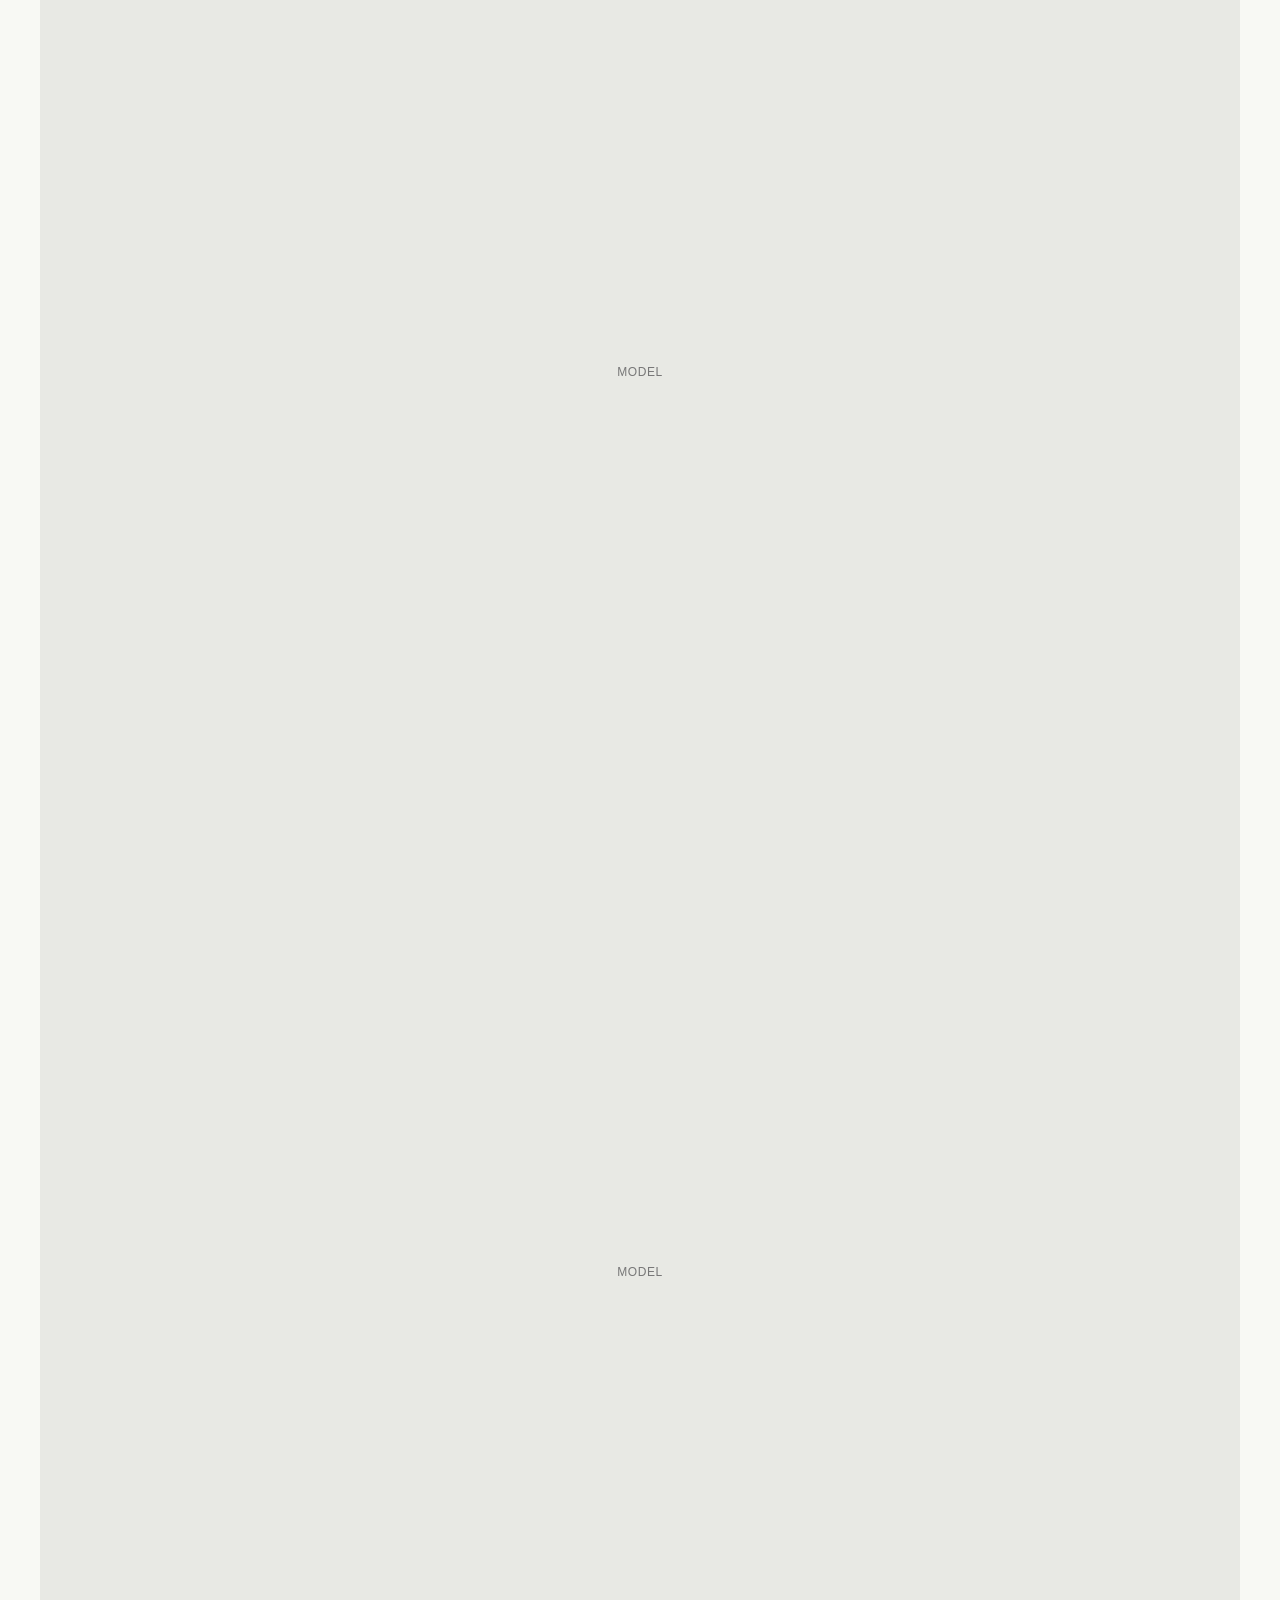
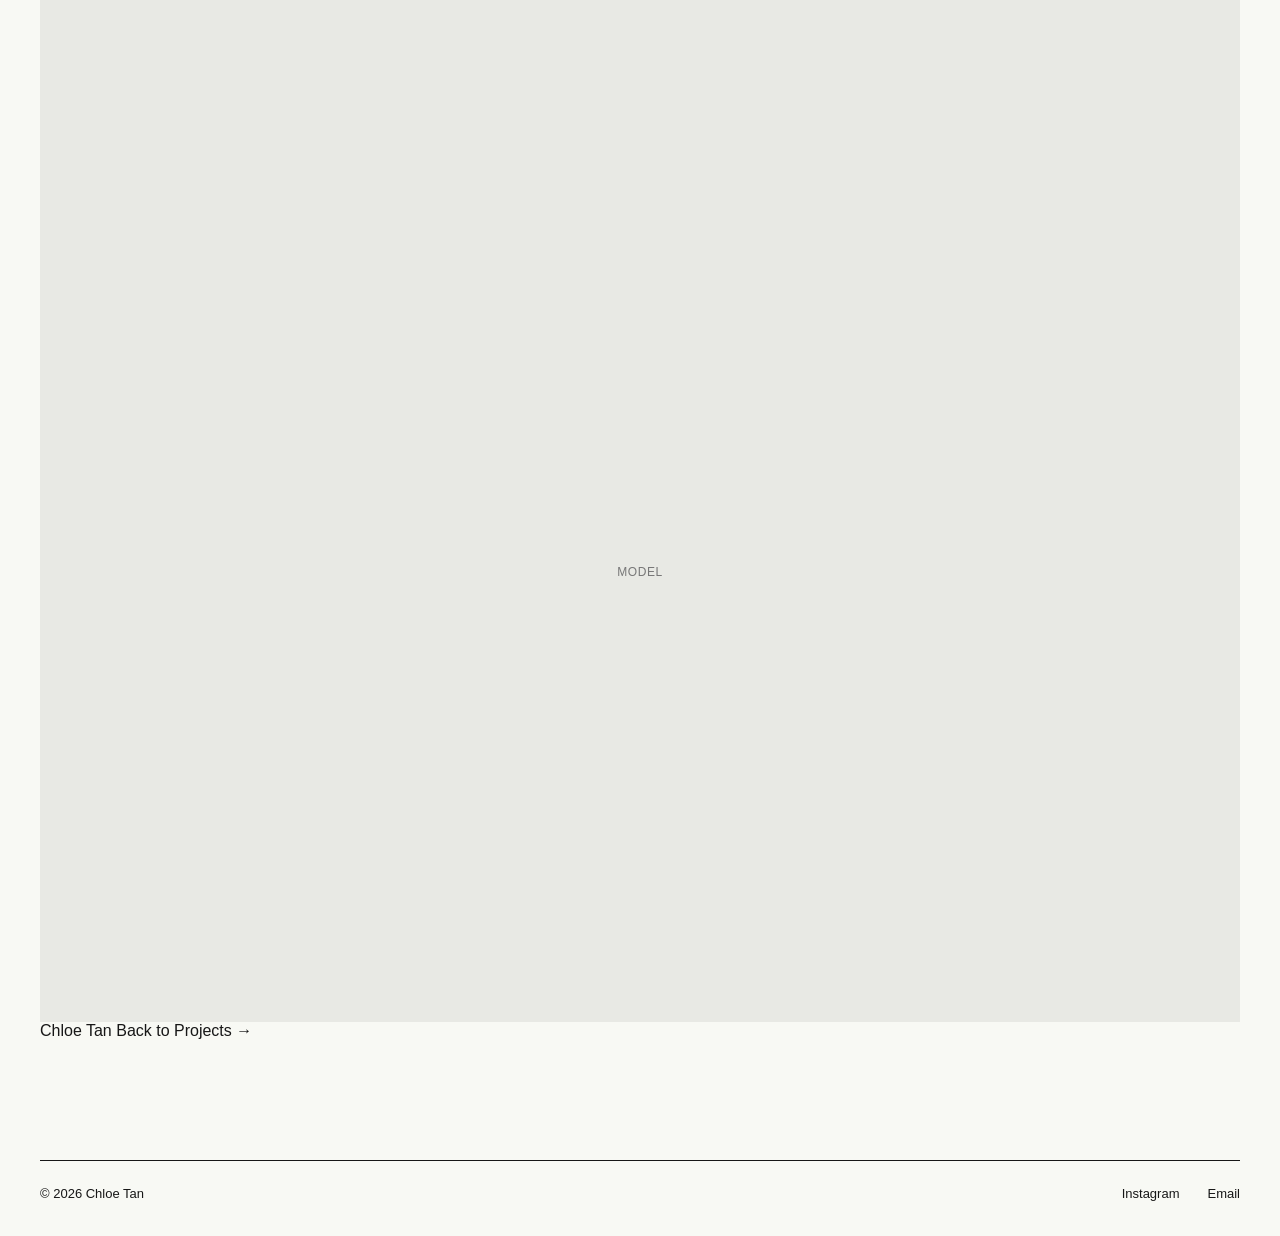
<file: thesis.html>
<!DOCTYPE html>
<html lang="en">

<head>
    <meta charset="UTF-8">
    <meta name="viewport" content="width=device-width, initial-scale=1.0">

    <title>Landscape as an Archive — Chloe Tan</title>

    <link rel="preconnect" href="https://fonts.googleapis.com">
    <link rel="preconnect" href="https://fonts.gstatic.com" crossorigin>

    <link href="https://fonts.googleapis.com/css2?family=EB+Garamond:wght@400;500;600&family=Inter:wght@300;400;500&display=swap" rel="stylesheet">

    <link rel="stylesheet" href="style.css">
</head>


<body>


<header>

    <a href="index.html" class="logo">
        CHLOE TAN
    </a>

    <nav>
        <a href="about.html">About</a>
        <a href="projects.html">Projects</a>
    </nav>

</header>


<main class="project-page">


    <!-- PROJECT INTRO -->

    <section class="project-hero">

        <div class="section-label">
            DESIGN THESIS / HOUSING STUDIO — 2026
        </div>

        <h1>
            Landscape as an Archive:
            Housing as Spatial Assemblage
        </h1>

        <p class="project-location">
            Ocean Grove, Victoria, Australia
        </p>

    </section>


    <!-- HERO IMAGE -->

    <section class="project-hero-image">

        <div class="image-placeholder">
            HERO IMAGE
        </div>

    </section>


    <!-- PROJECT STATEMENT -->

    <section class="project-section">

        <div class="section-label">
            PROJECT
        </div>

        <div class="project-section-text">

            <p>
                Ocean Grove is currently experiencing an increased
                demand for housing, due to the appeal of coastal,
                slower-paced living. This demand is supported by
                the availability of land, particularly within
                expanding suburban edges such as Kingston Coast,
                resulting in widespread levelling of the landscape,
                removal of native vegetation, and the production of
                repetitive housing models that disregard ground
                conditions.
            </p>

            <p>
                Built form can instead be conceived as an incremental
                spatial framework that accommodates density while
                sustaining the spatial and material memory embedded
                within the landscape.
            </p>

            <p>
                By first responding to existing topography, ground
                conditions, and flora, this thesis presents housing
                as an adaptable model rather than a finished object.
                Patterns of inhabitation are encouraged to become
                legible in form, allowing dwelling to evolve
                alongside the ground rather than overwrite it.
            </p>

        </div>

    </section>


    <!-- RESEARCH QUESTION -->

    <section class="project-section">

        <div class="section-label">
            RESEARCH QUESTION
        </div>

        <div class="project-section-text">

            <p class="large-text">
                In an environment where housing needs are increasing,
                but are damaging to the ground condition, how can
                built form be conceived as a framework that
                accommodates this demand while sustaining the
                spatial and material memory of the landscape, in
                turn allowing patterns of inhabitation to be
                expressed through form over time?
            </p>

        </div>

    </section>


    <!-- SITE -->

    <section class="project-section">

        <div class="section-label">
            THE SITE
        </div>

        <div class="project-section-text">

            <p>
                The project is located within Kingston Coast in
                Ocean Grove, positioned at the edge of a developing
                suburban housing estate and expansive farmland.
            </p>

            <p>
                The site becomes a threshold between these two
                conditions, creating opportunities to reconsider
                density, ecological corridors, productive landscapes
                and shared spaces.
            </p>

        </div>

    </section>


    <!-- SITE IMAGES -->

    <section class="image-grid two-column">

        <div class="image-placeholder">
            SITE IMAGE
        </div>

        <div class="image-placeholder">
            SITE IMAGE
        </div>

    </section>


    <!-- LANDSCAPE -->

    <section class="project-section">

        <div class="section-label">
            LANDSCAPE
        </div>

        <div class="project-section-text">

            <p>
                Ocean Grove's landscape condition is defined by a
                fragile coastal ecology of sand dunes, low coastal
                scrub, wetlands and wind-shaped topographies.
            </p>

            <p>
                Rather than treating the landscape as a neutral
                surface on which housing is placed, the project
                considers the ground as an active archive containing
                ecological, spatial and material memory.
            </p>

        </div>

    </section>


    <!-- ROCK FORMATIONS -->

    <section class="project-section">

        <div class="section-label">
            THE COAST
        </div>

        <div class="project-section-text">

            <p>
                Rock formations around the Surf Coast became an
                important conceptual reference for the project.
                Subtraction and erosion demonstrate how time and
                natural forces can produce cavities, thresholds
                and inhabitable spaces.
            </p>

            <p>
                This idea of carving space through subtraction
                informs the spatial organisation of the proposal,
                where voids and thresholds become places capable
                of being shaped by their inhabitants.
            </p>

        </div>

    </section>


    <!-- RESEARCH -->

    <section class="project-section">

        <div class="section-label">
            RESEARCH
        </div>

        <div class="project-section-text">

            <p>
                The project draws upon research into adaptable
                housing, user participation, thresholds and
                changing patterns of occupation.
            </p>

            <p>
                Key precedents include N. John Habraken's Supports
                and Infill, Stewart Brand's Shearing Layers of
                Change, and Aldo van Eyck's theories of interstitial
                space and the in-between.
            </p>

        </div>

    </section>


    <!-- CONCEPT -->

    <section class="project-section">

        <div class="section-label">
            CONCEPT
        </div>

        <div class="project-section-text">

            <p class="large-text">
                Housing is conceived not as a finished object,
                but as a framework capable of changing with its
                inhabitants and its landscape.
            </p>

            <p>
                The project explores the removal of conventional
                internal corridors and their replacement with
                external thresholds, decks and shared spaces.
                These become opportunities for circulation,
                interaction and inhabitation.
            </p>

        </div>

    </section>


    <!-- DESIGN DEVELOPMENT -->

    <section class="project-section">

        <div class="section-label">
            DESIGN DEVELOPMENT
        </div>

        <div class="project-section-text">

            <p>
                The proposal develops a cluster housing model in
                which individual dwellings are arranged around
                shared landscape and productive garden spaces.
            </p>

            <p>
                Dwellings are organised through a series of
                structural planes that separate living and sleeping
                spaces while allowing the houses to grow as
                requirements change.
            </p>

        </div>

    </section>


    <!-- PROPOSAL -->

    <section class="project-section">

        <div class="section-label">
            THE PROPOSAL
        </div>

        <div class="project-section-text">

            <p>
                The final proposal concentrates housing into
                clusters, allowing portions of the site to remain
                open and ecologically productive.
            </p>

            <p>
                Shared decks, gardens and thresholds form a
                collective landscape between dwellings, creating
                spaces that sit between private occupation and
                communal life.
            </p>

        </div>

    </section>


    <!-- DRAWINGS -->

    <section class="image-grid two-column">

        <div class="image-placeholder">
            SITE PLAN
        </div>

        <div class="image-placeholder">
            CLUSTER PLAN
        </div>

        <div class="image-placeholder">
            SECTION
        </div>

        <div class="image-placeholder">
            FLOOR PLAN
        </div>

    </section>


    <!-- RENDERS -->

    <section class="project-section">

        <div class="section-label">
            RENDERS
        </div>

        <div class="project-section-text">

            <p>
                The proposal explores the relationship between
                domestic life, shared landscape and the changing
                conditions of the coastal environment.
            </p>

        </div>

    </section>


    <section class="image-grid two-column">

        <div class="image-placeholder">
            EXTERIOR RENDER
        </div>

        <div class="image-placeholder">
            PRODUCTIVE GREENHOUSE
        </div>

    </section>


    <!-- MODELS -->

    <section class="project-section">

        <div class="section-label">
            MODEL PHOTOGRAPHS
        </div>

        <div class="project-section-text">

            <p>
                Physical models investigate the relationship
                between repeated dwelling typologies, shared
                thresholds and the landscape framework.
            </p>

        </div>

    </section>


    <section class="image-grid three-column">

        <div class="image-placeholder">
            MODEL
        </div>

        <div class="image-placeholder">
            MODEL
        </div>

        <div class="image-placeholder">
            MODEL
        </div>

    </section>


    <!-- END -->

    <section class="project-end">

        <span>
            Chloe Tan
        </span>

        <a href="projects.html">
            Back to Projects →
        </a>

    </section>


</main>


<footer>

    <div class="footer-left">
        © 2026 Chloe Tan
    </div>

    <div class="footer-right">

        <a
            href="https://www.instagram.com/chloetan.arch/"
            target="_blank"
            rel="noopener noreferrer"
        >
            Instagram
        </a>

        <a href="mailto:chloejadetan08@gmail.com">
            Email
        </a>

    </div>

</footer>


</body>

</html>
</file>
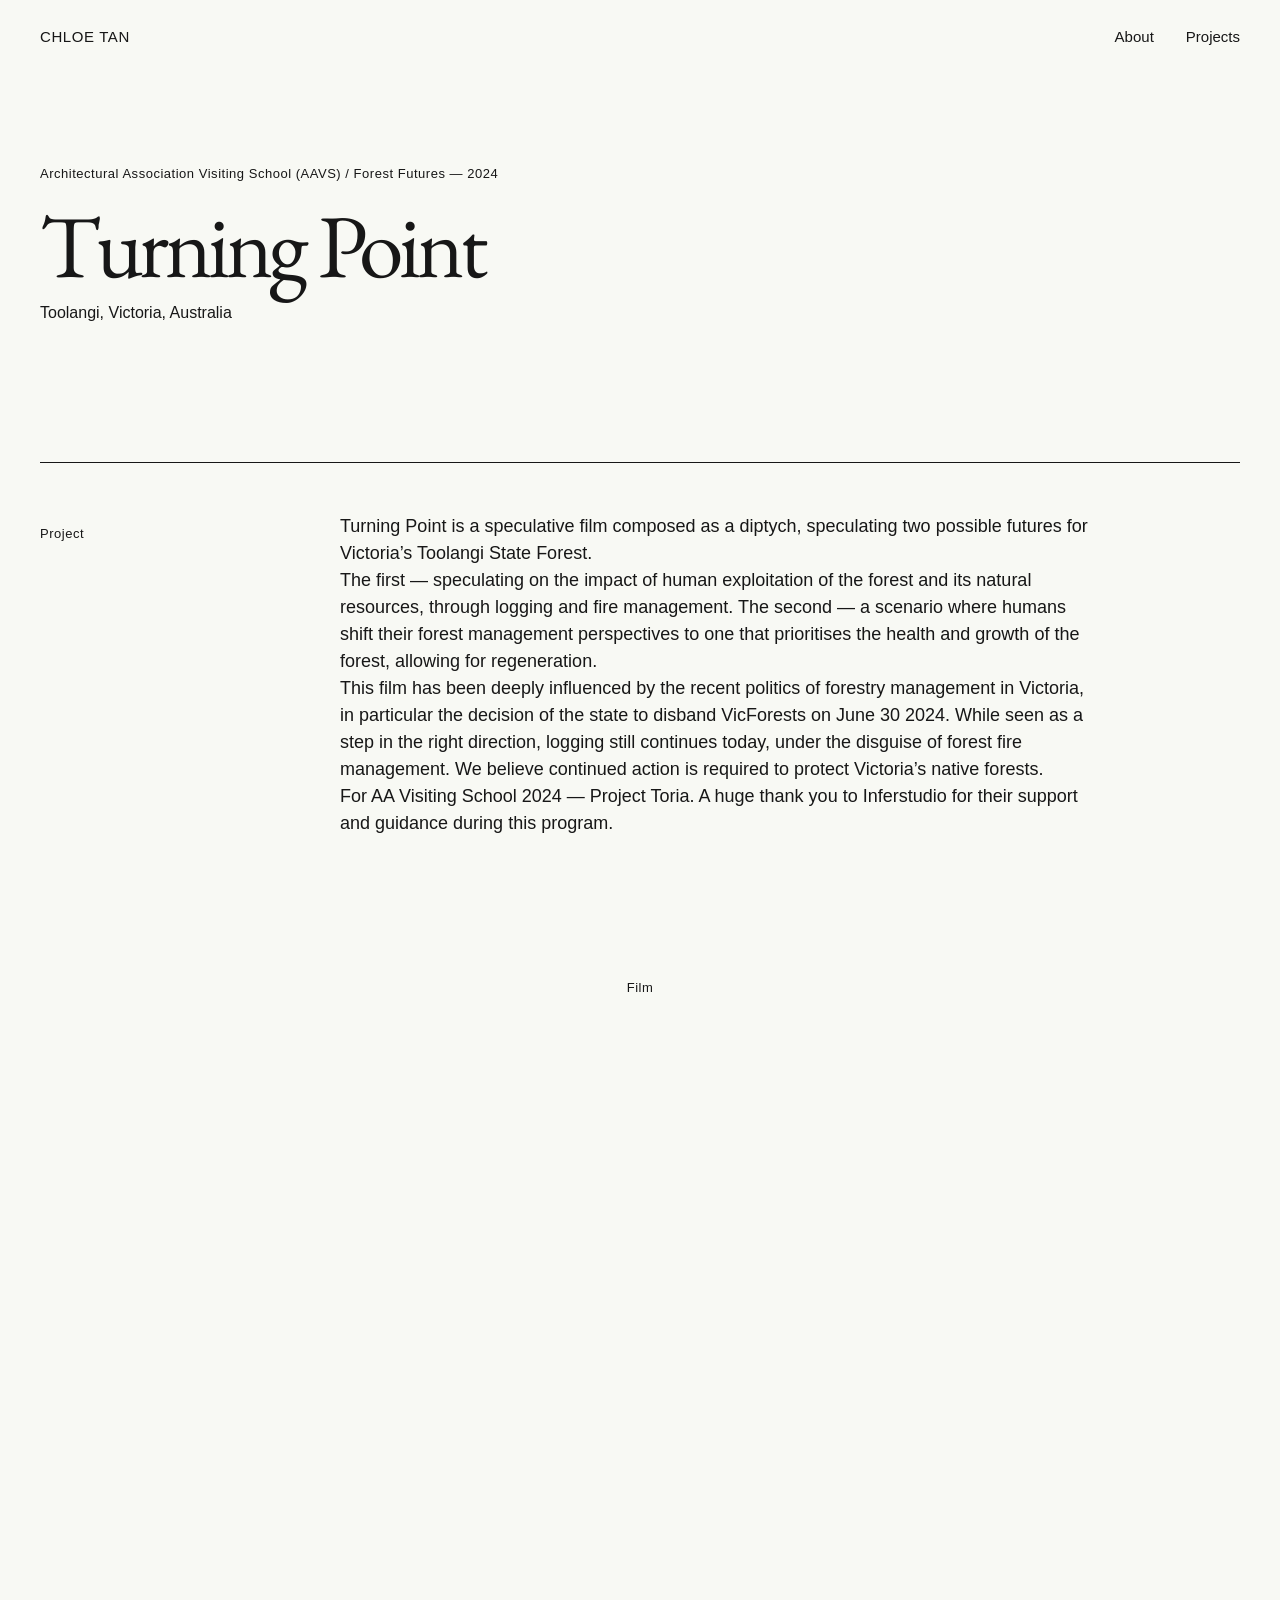
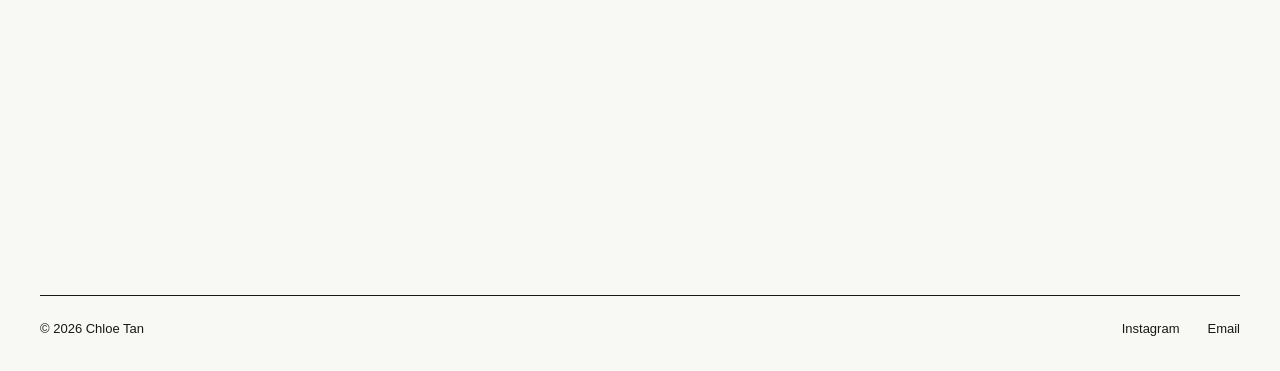
<file: turning-point.html>
<!DOCTYPE html>
<html lang="en">
<head>
    <meta charset="UTF-8">
    <meta name="viewport" content="width=device-width, initial-scale=1.0">

    <title>Turning Point — Chloe Tan</title>

    <link rel="stylesheet" href="style.css">
</head>

<body>

    <!-- HEADER -->
    <header>
        <a href="index.html" class="logo">CHLOE TAN</a>

        <nav>
            <a href="about.html">About</a>
            <a href="projects.html">Projects</a>
        </nav>
    </header>


    <!-- PROJECT PAGE -->
    <main class="project-page">

        <!-- PROJECT TITLE -->
        <section class="project-hero">

            <p class="section-label">
                Architectural Association Visiting School (AAVS) / Forest Futures — 2024
            </p>

            <h1>
                Turning Point
            </h1>

            <p class="project-location">
            Toolangi, Victoria, Australia
            </p>
            
        </section>


        <!-- PROJECT DESCRIPTION -->
        <section class="project-section">

            <div class="project-section-label">
                <p class="section-label">Project</p>
            </div>

            <div class="project-section-text">

                <p>
                    
                    Turning Point is a speculative film composed as a diptych,
                    speculating two possible futures for Victoria’s Toolangi
                    State Forest.
                    
                </p>

                <p>
                    
                    The first — speculating on the impact of human exploitation
                    of the forest and its natural resources, through logging and
                    fire management. The second — a scenario where humans shift
                    their forest management perspectives to one that prioritises
                    the health and growth of the forest, allowing for regeneration.
                    
                </p>

                <p>
                    
                    This film has been deeply influenced by the recent politics
                    of forestry management in Victoria, in particular the decision
                    of the state to disband VicForests on June 30 2024. While seen
                    as a step in the right direction, logging still continues
                    today, under the disguise of forest fire management. We believe
                    continued action is required to protect Victoria’s native forests.
                    
                </p>

                <p>
                    
                    For AA Visiting School 2024 — Project Toria.
                    
                    A huge thank you to Inferstudio for their support and guidance
                    during this program.
                    
                </p>

            </div>

        </section>


      <!-- VIDEO -->
<section class="project-video-section">

    <div class="project-section-label">
        <p class="section-label">Film</p>
    </div>

    <div class="project-video">

        <iframe
            src="https://www.youtube.com/embed/9aKP2nX4FOk"
            title="Turning Point — AA Visiting School 2024"
            frameborder="0"
            allow="accelerometer; autoplay; clipboard-write; encrypted-media; gyroscope; picture-in-picture"
            allowfullscreen>
        </iframe>

    </div>

</section>

    </main>


    <!-- FOOTER -->
    <footer>

        <div class="footer-left">
            © 2026 Chloe Tan
        </div>

        <div class="footer-right">

            <a
                href="https://www.instagram.com/chloetan.arch/"
                target="_blank"
                rel="noopener noreferrer"
            >
                Instagram
            </a>

            <a href="mailto:chloejadetan08@gmail.com">
                Email
            </a>

        </div>

    </footer>


</body>
</html>
</file>
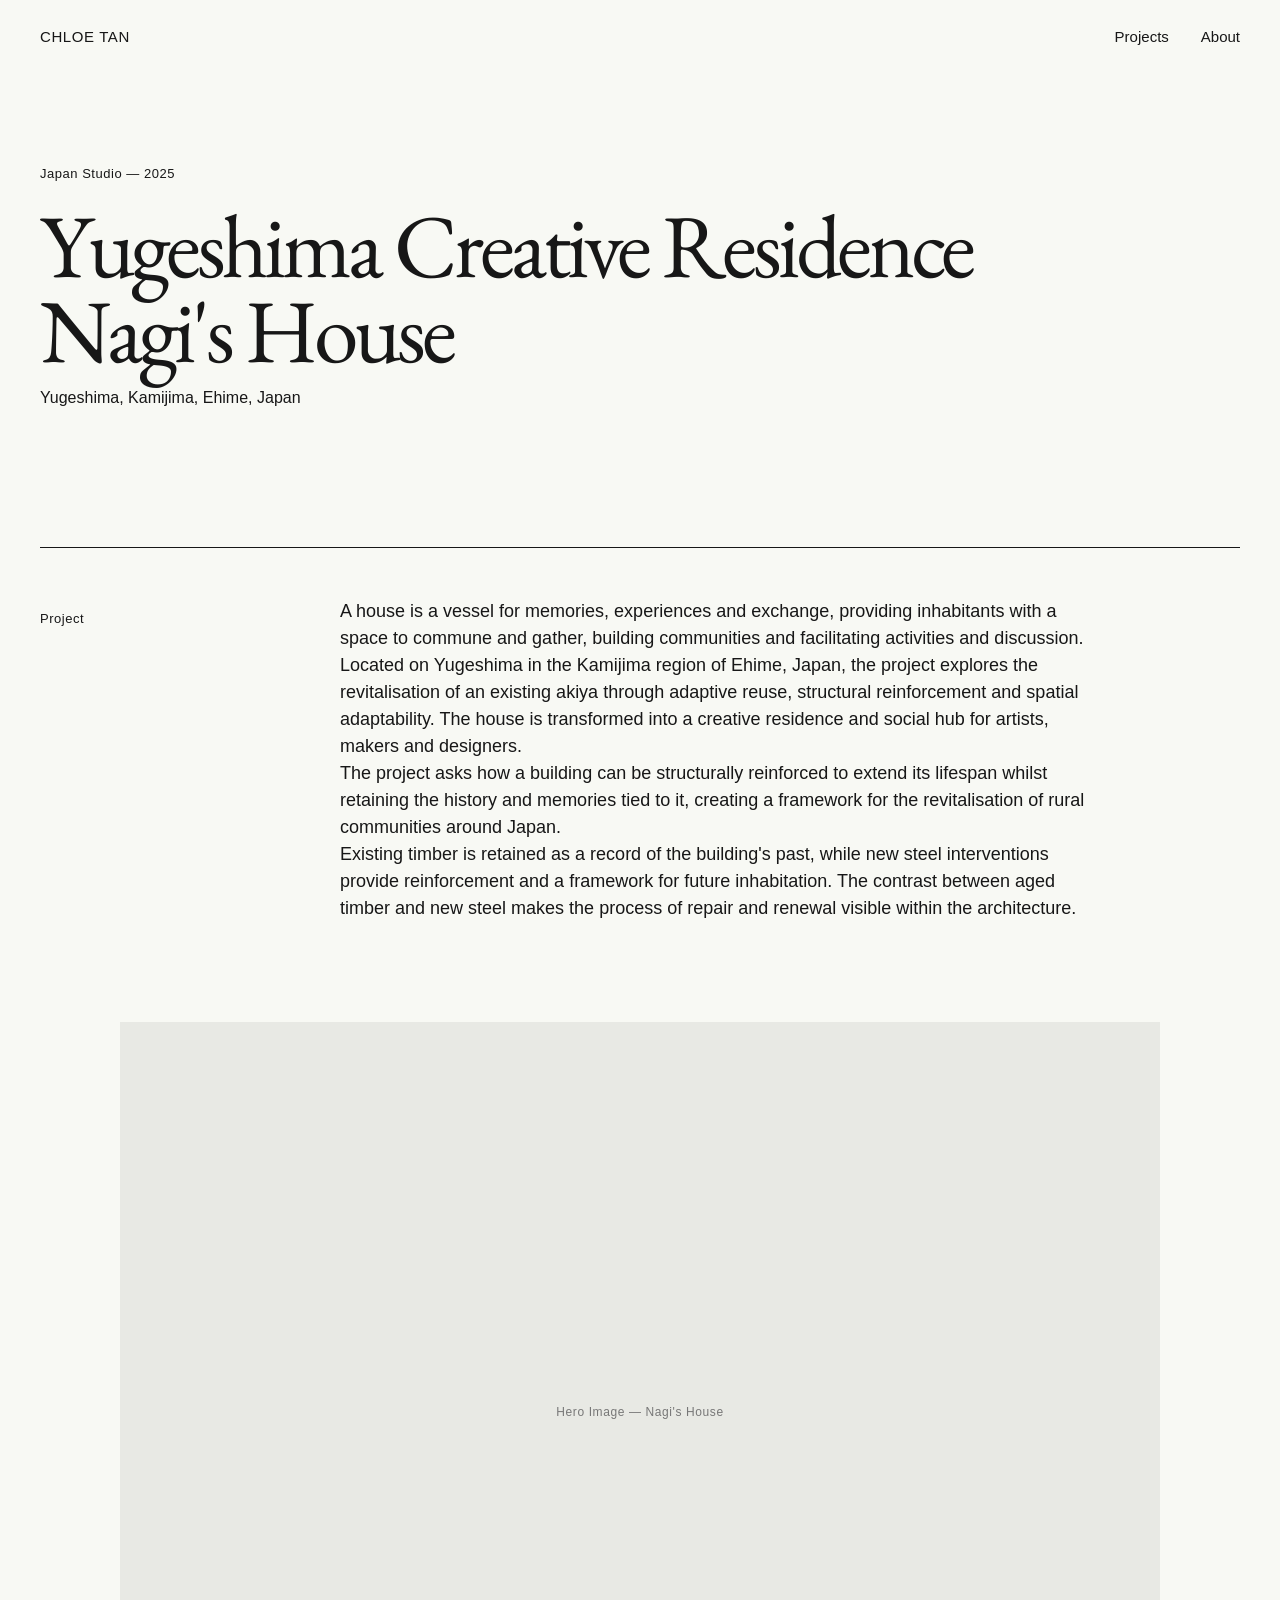
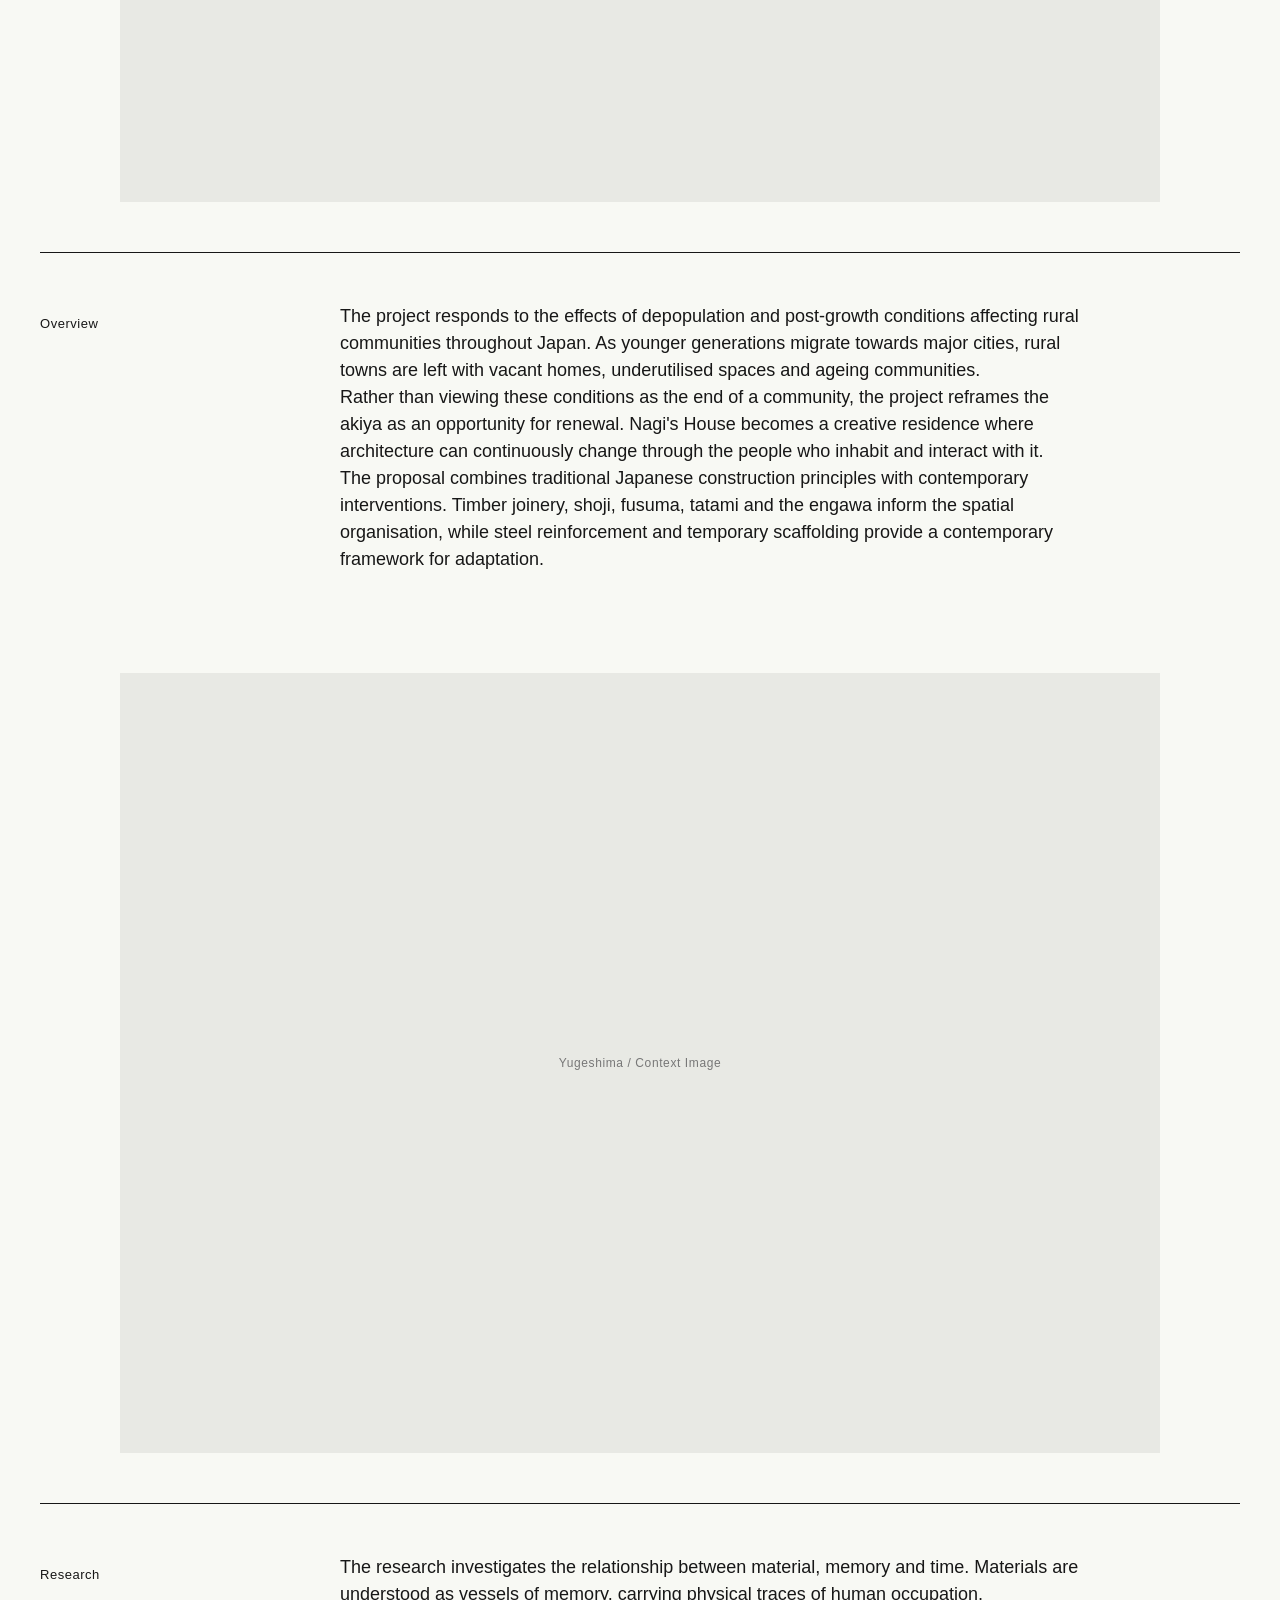
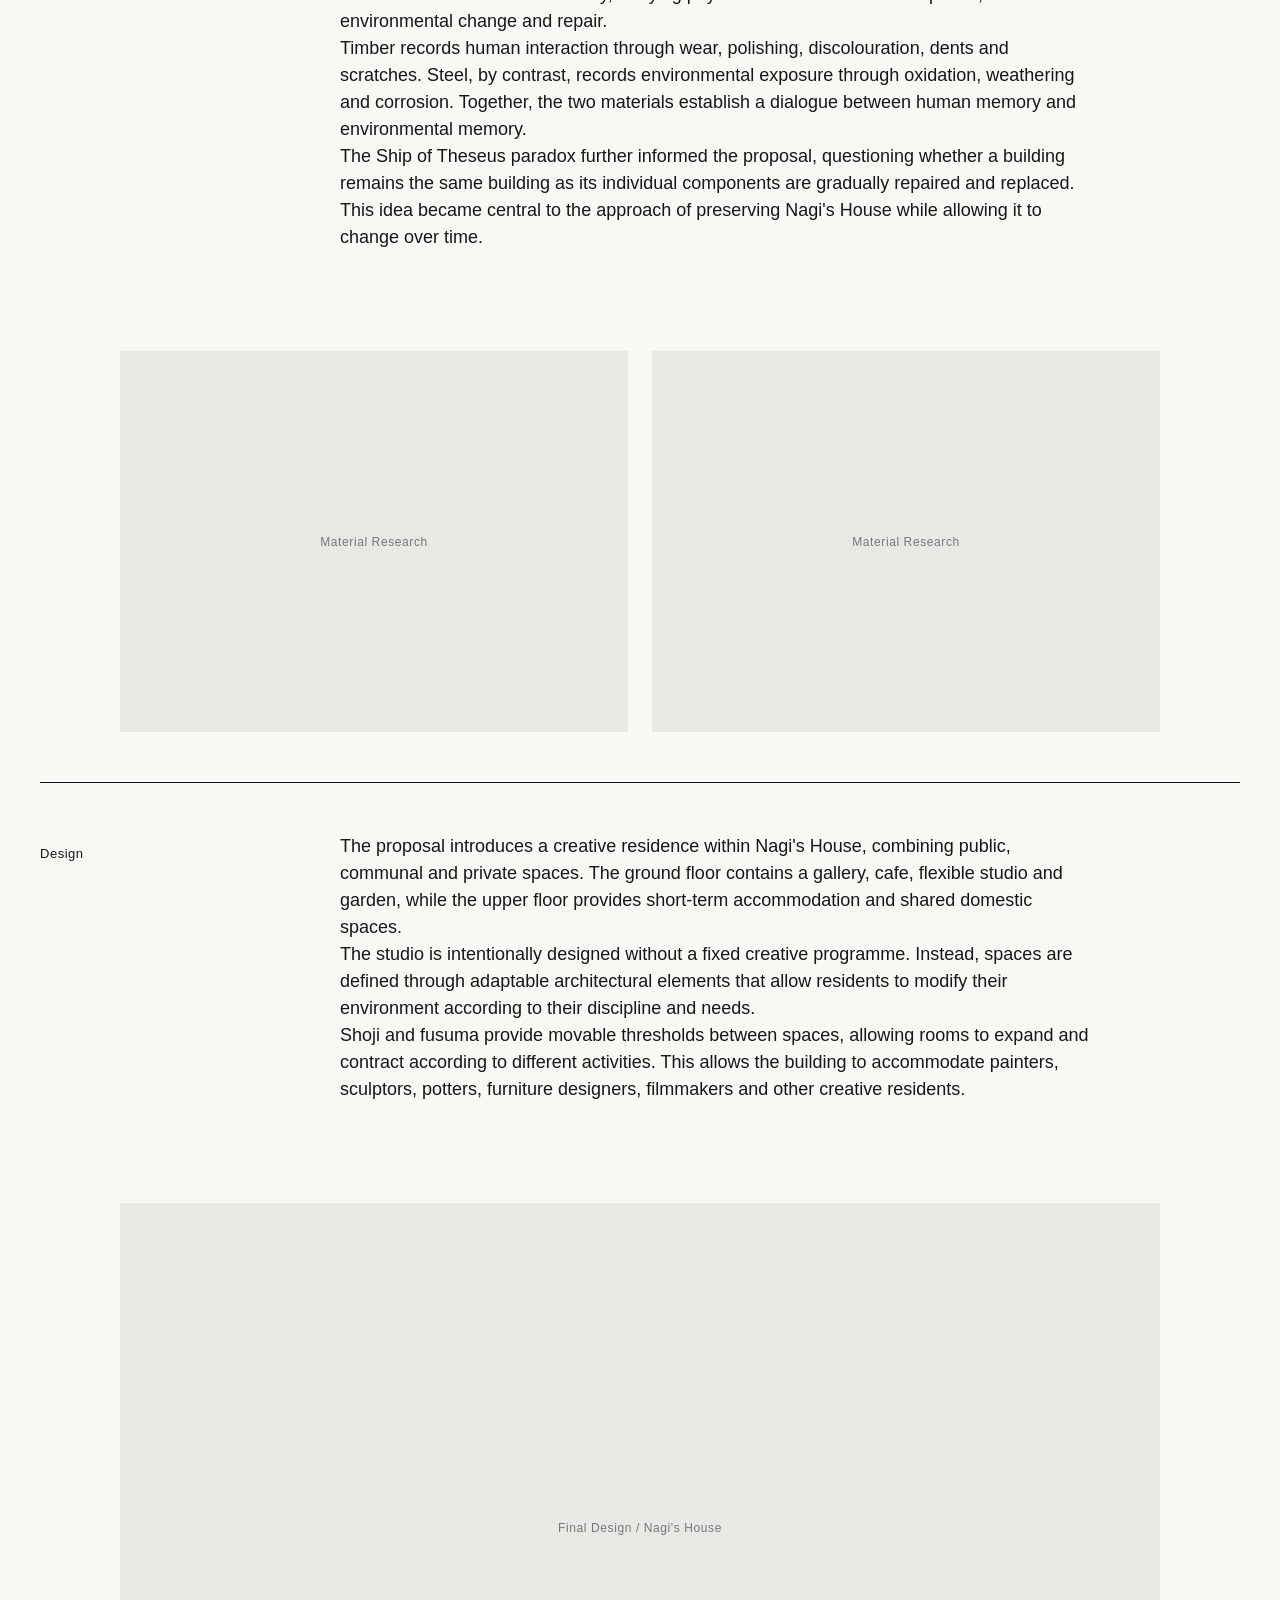
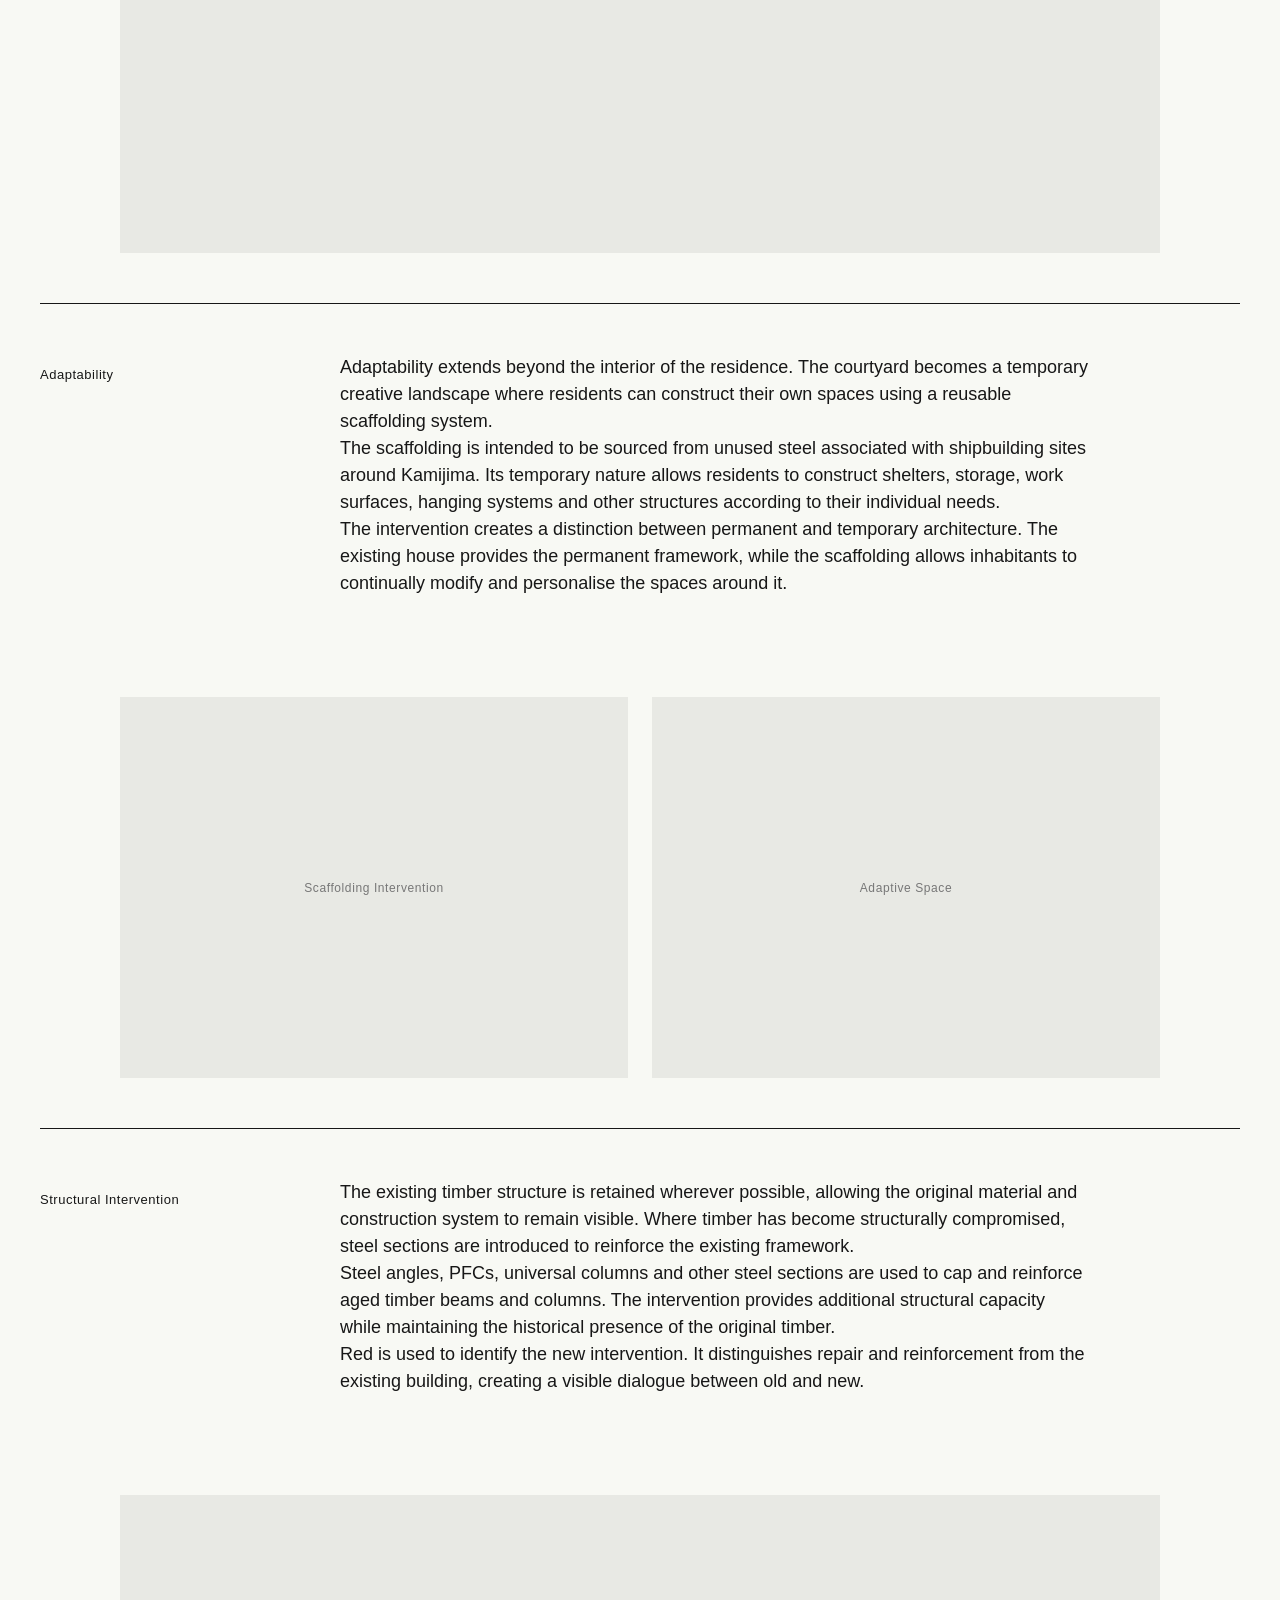
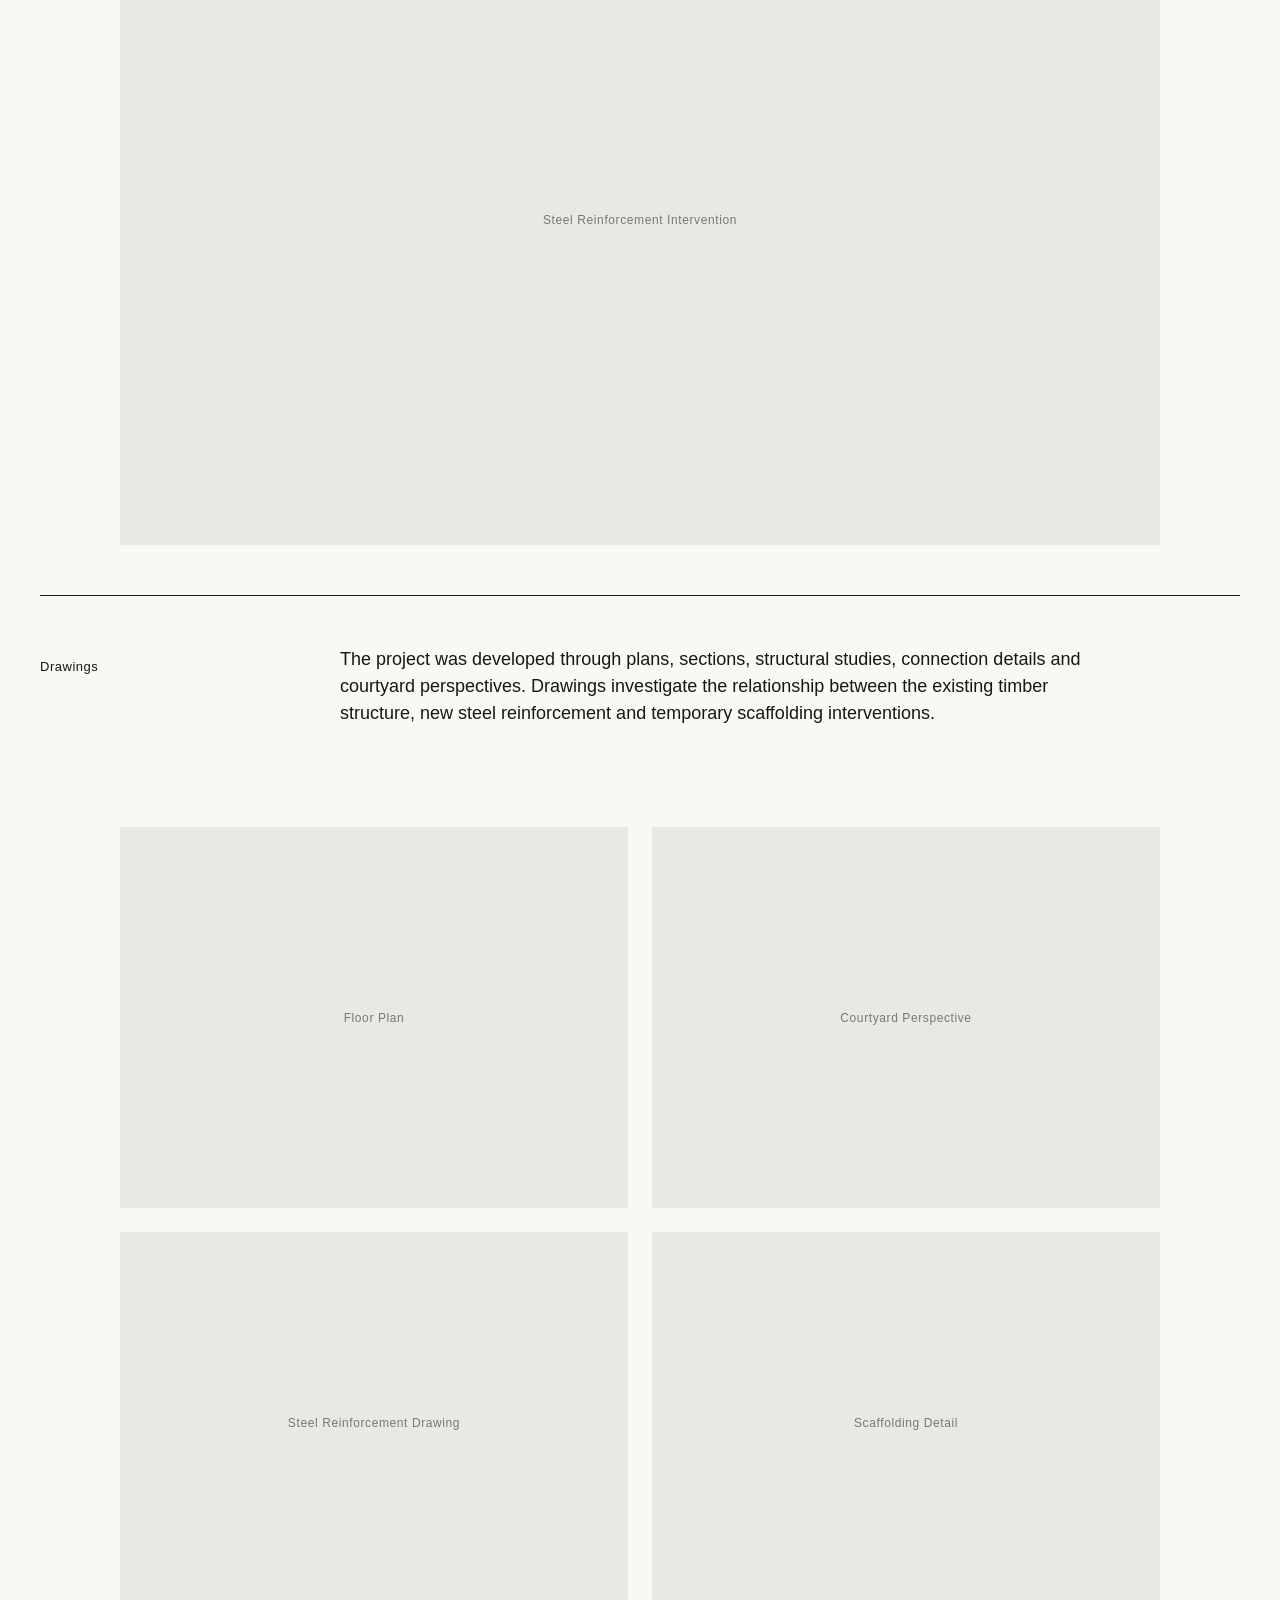
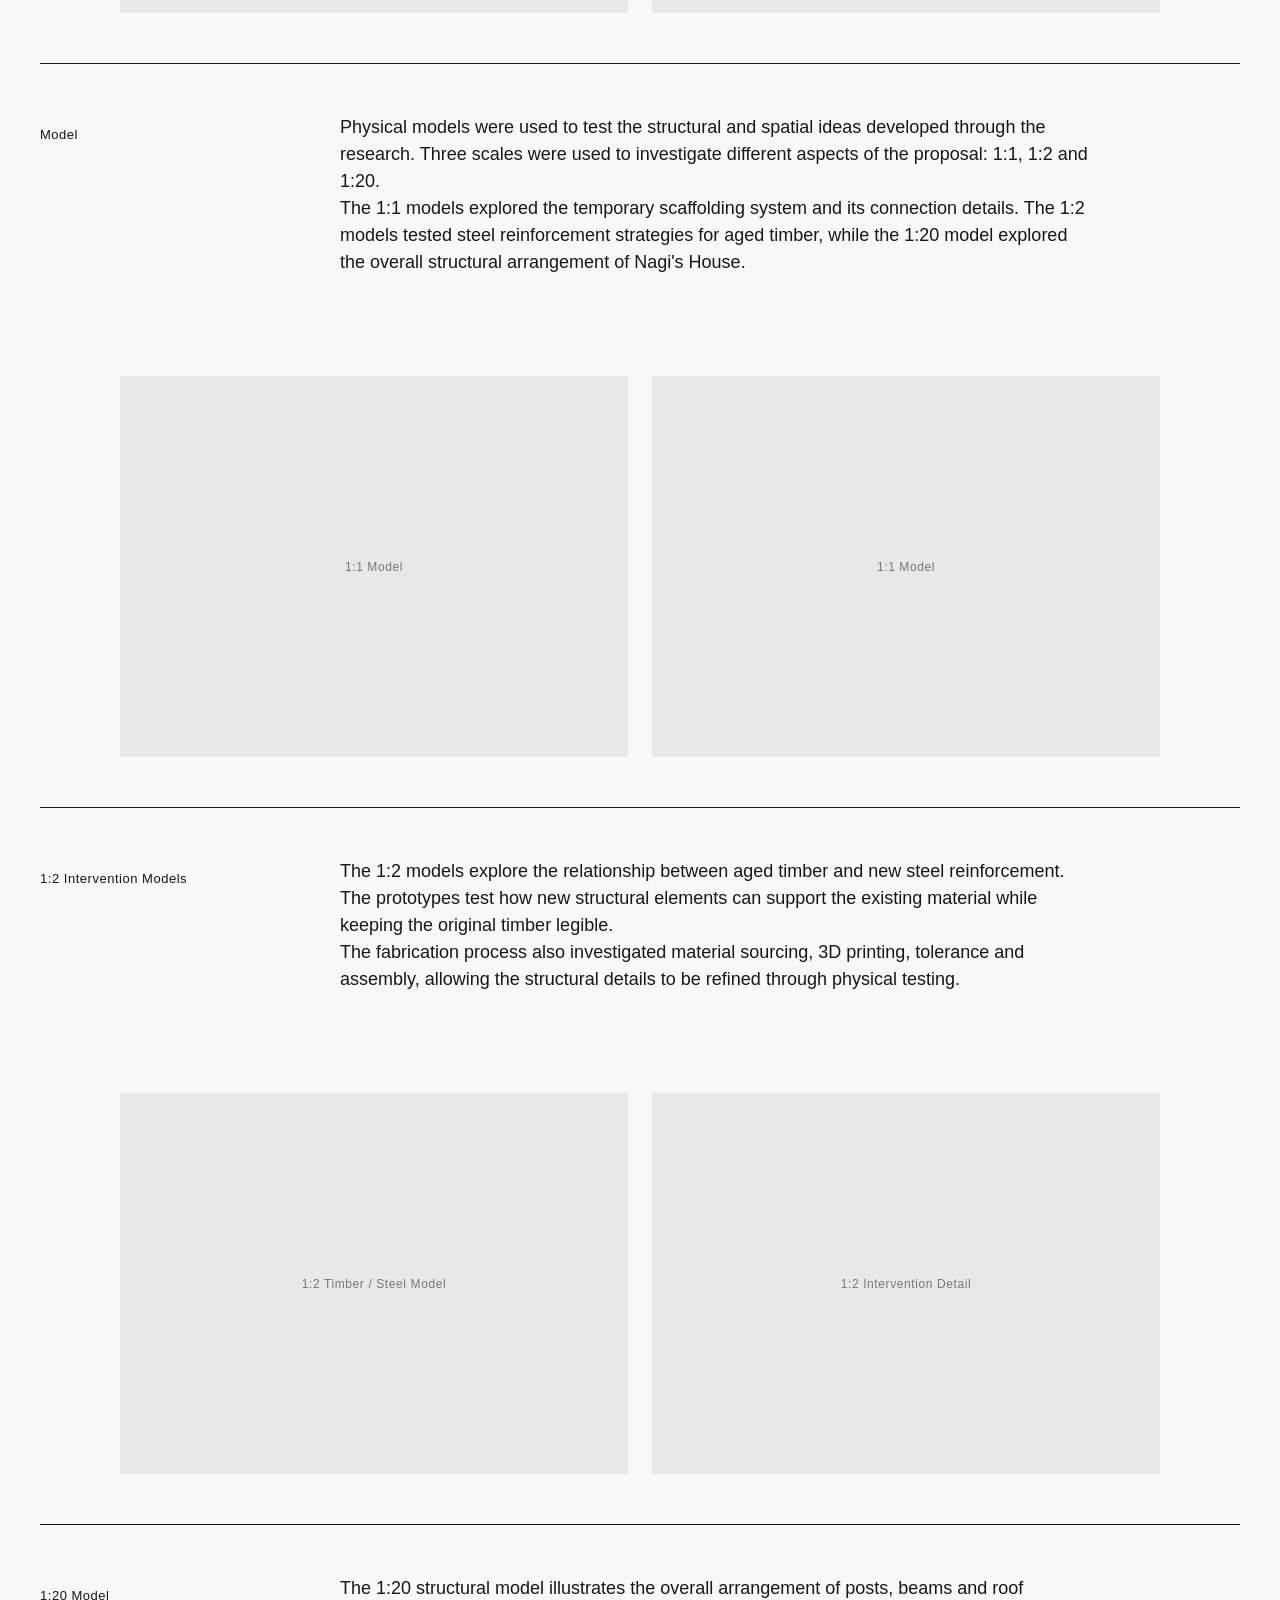
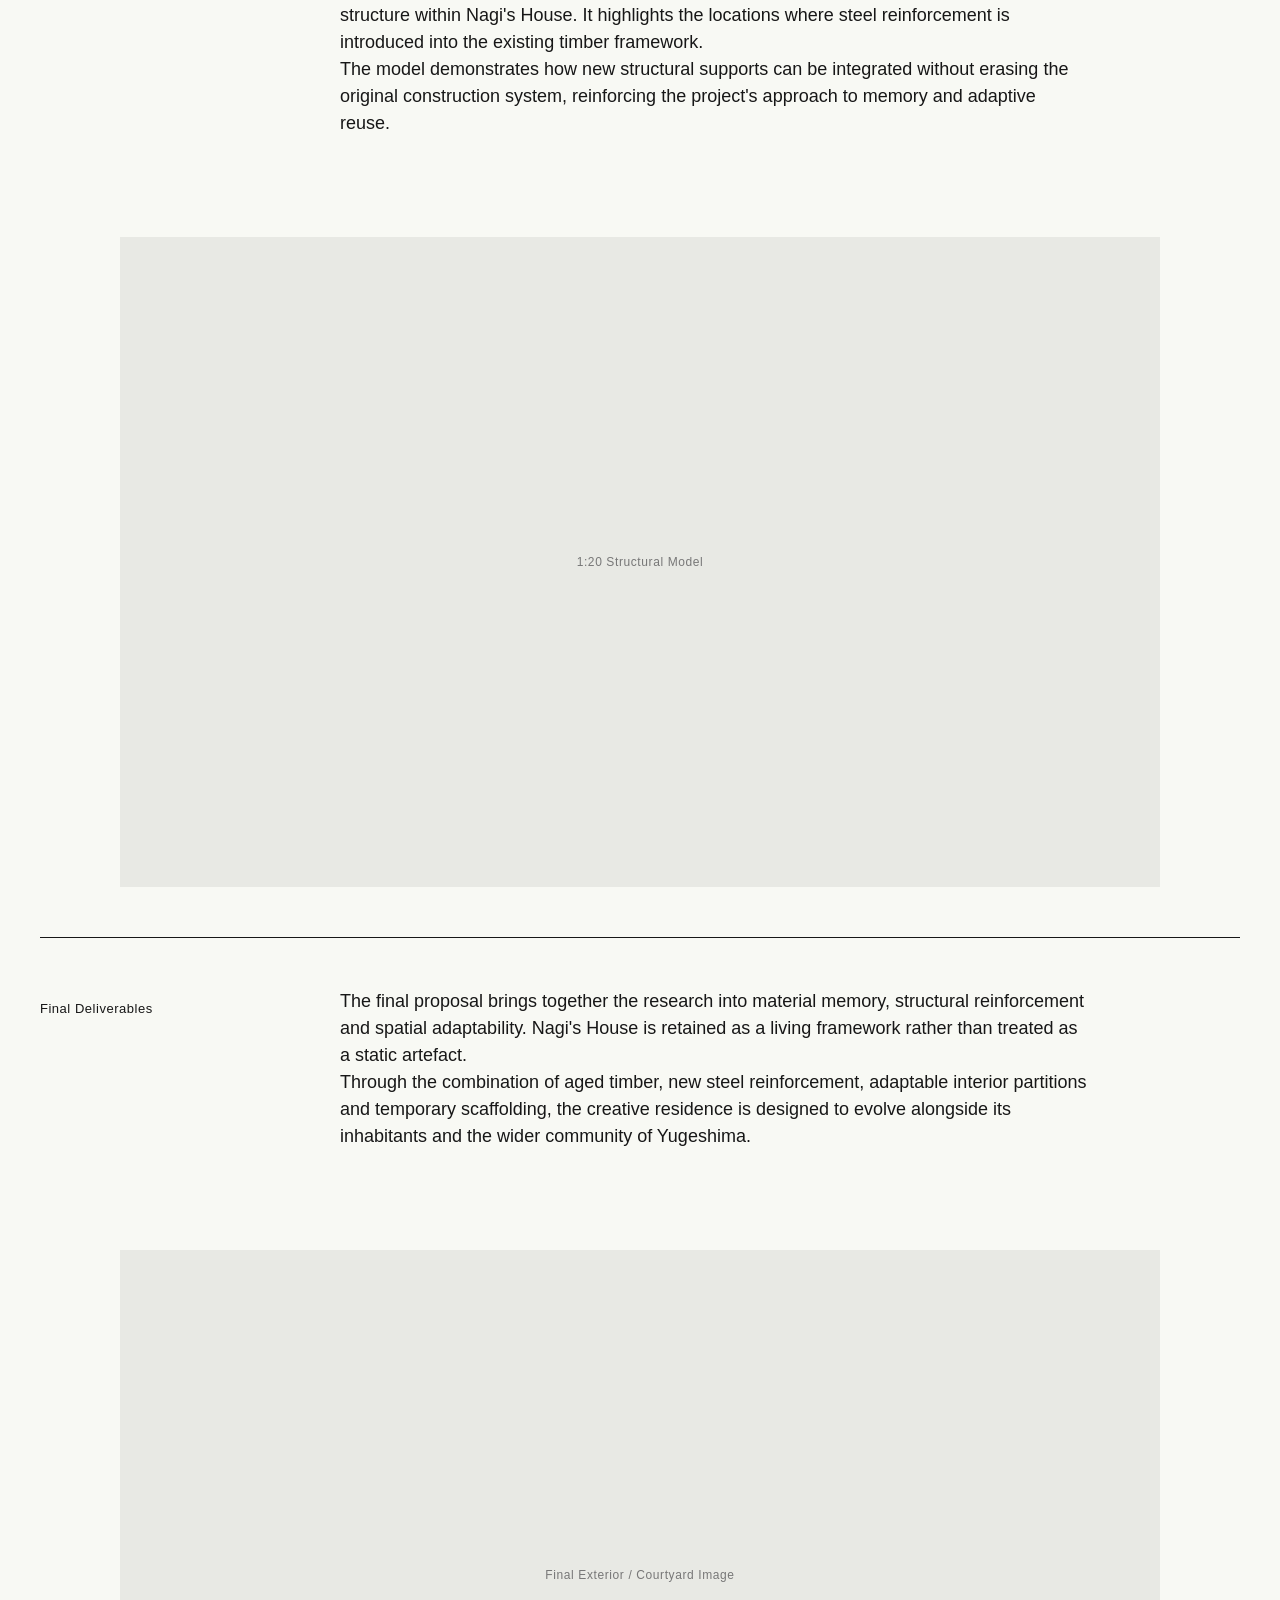
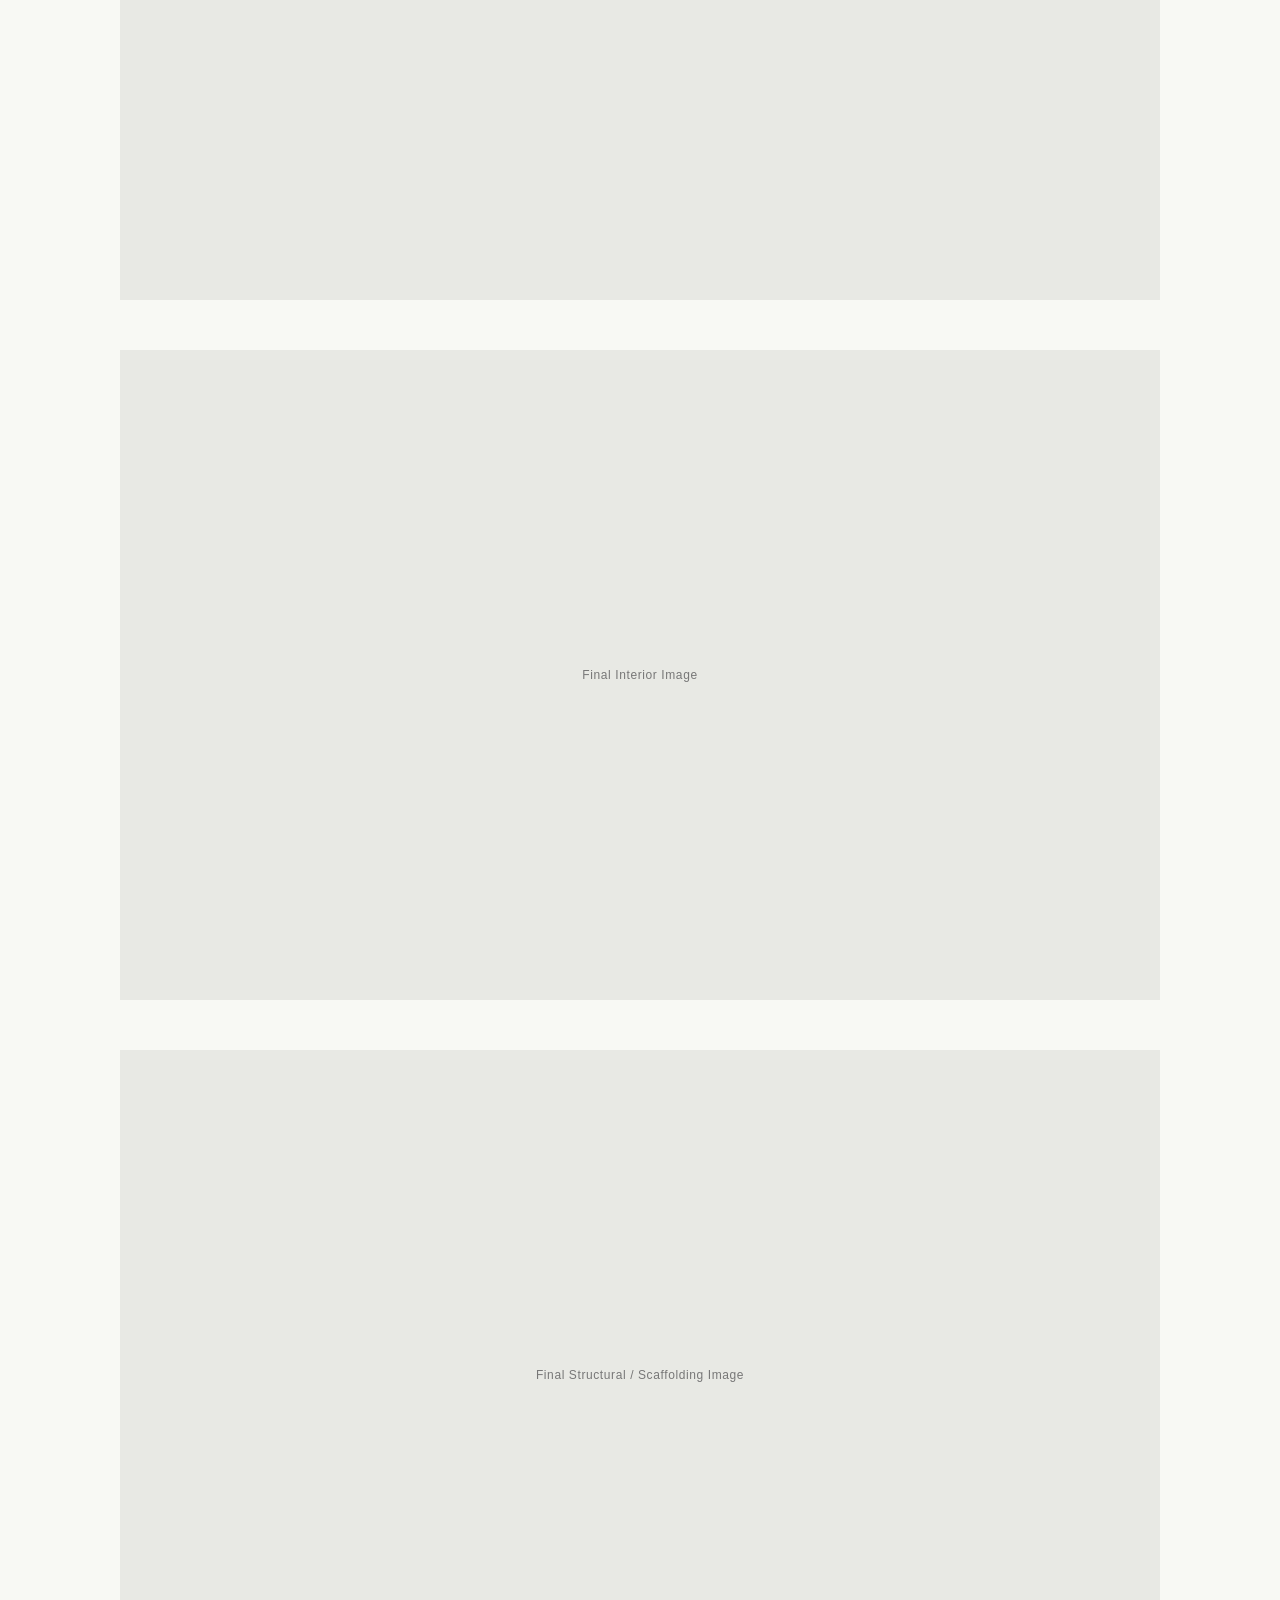
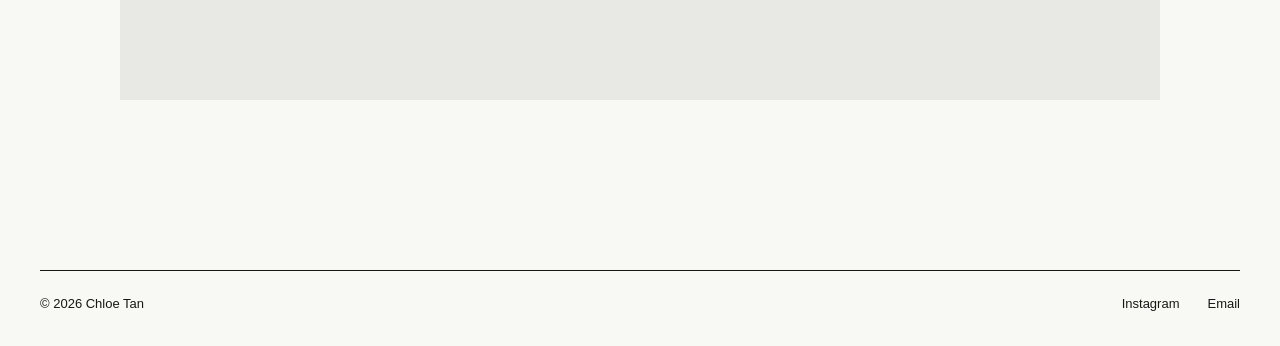
<file: yugeshima.html>
<!DOCTYPE html>
<html lang="en">
<head>
    <meta charset="UTF-8">
    <meta name="viewport" content="width=device-width, initial-scale=1.0">

    <title>A House for Creative Exchange — Chloe Tan</title>

    <link rel="stylesheet" href="style.css">
</head>

<body>

    <!-- HEADER -->
    <header>
        <a href="index.html" class="logo">CHLOE TAN</a>

        <nav>
            <a href="projects.html">Projects</a>
            <a href="about.html">About</a>
        </nav>
    </header>


    <!-- PROJECT PAGE -->
    <main class="project-page">

        <!-- PROJECT HERO -->
        <section class="project-hero">

            <p class="section-label">
                Japan Studio — 2025
            </p>

            <h1>
                Yugeshima Creative Residence
                Nagi's House
            </h1>

            <p class="project-location">
                Yugeshima, Kamijima, Ehime, Japan
            </p>

        </section>


        <!-- PROJECT DESCRIPTION -->
        <section class="project-section">

            <div class="project-section-label">
                <p class="section-label">Project</p>
            </div>

            <div class="project-section-text">

                <p>
                    A house is a vessel for memories, experiences and exchange,
                    providing inhabitants with a space to commune and gather,
                    building communities and facilitating activities and discussion.
                </p>

                <p>
                    Located on Yugeshima in the Kamijima region of Ehime, Japan,
                    the project explores the revitalisation of an existing akiya
                    through adaptive reuse, structural reinforcement and spatial
                    adaptability. The house is transformed into a creative residence
                    and social hub for artists, makers and designers.
                </p>

                <p>
                    The project asks how a building can be structurally reinforced
                    to extend its lifespan whilst retaining the history and memories
                    tied to it, creating a framework for the revitalisation of rural
                    communities around Japan.
                </p>

                <p>
                    Existing timber is retained as a record of the building's past,
                    while new steel interventions provide reinforcement and a
                    framework for future inhabitation. The contrast between aged
                    timber and new steel makes the process of repair and renewal
                    visible within the architecture.
                </p>

            </div>

        </section>


        <!-- HERO IMAGE PLACEHOLDER -->
        <section class="project-image-section">

            <div class="image-placeholder">
                <span>Hero Image — Nagi's House</span>
            </div>

        </section>


        <!-- PROJECT OVERVIEW -->
        <section class="project-section">

            <div class="project-section-label">
                <p class="section-label">Overview</p>
            </div>

            <div class="project-section-text">

                <p>
                    The project responds to the effects of depopulation and
                    post-growth conditions affecting rural communities throughout
                    Japan. As younger generations migrate towards major cities,
                    rural towns are left with vacant homes, underutilised spaces
                    and ageing communities.
                </p>

                <p>
                    Rather than viewing these conditions as the end of a community,
                    the project reframes the akiya as an opportunity for renewal.
                    Nagi's House becomes a creative residence where architecture
                    can continuously change through the people who inhabit and
                    interact with it.
                </p>

                <p>
                    The proposal combines traditional Japanese construction
                    principles with contemporary interventions. Timber joinery,
                    shoji, fusuma, tatami and the engawa inform the spatial
                    organisation, while steel reinforcement and temporary
                    scaffolding provide a contemporary framework for adaptation.
                </p>

            </div>

        </section>


        <!-- IMAGE PLACEHOLDER -->
        <section class="project-image-section">

            <div class="image-placeholder">
                <span>Yugeshima / Context Image</span>
            </div>

        </section>


        <!-- RESEARCH -->
        <section class="project-section">

            <div class="project-section-label">
                <p class="section-label">Research</p>
            </div>

            <div class="project-section-text">

                <p>
                    The research investigates the relationship between material,
                    memory and time. Materials are understood as vessels of memory,
                    carrying physical traces of human occupation, environmental
                    change and repair.
                </p>

                <p>
                    Timber records human interaction through wear, polishing,
                    discolouration, dents and scratches. Steel, by contrast, records
                    environmental exposure through oxidation, weathering and
                    corrosion. Together, the two materials establish a dialogue
                    between human memory and environmental memory.
                </p>

                <p>
                    The Ship of Theseus paradox further informed the proposal,
                    questioning whether a building remains the same building as its
                    individual components are gradually repaired and replaced.
                    This idea became central to the approach of preserving Nagi's
                    House while allowing it to change over time.
                </p>

            </div>

        </section>


        <!-- TWO IMAGE PLACEHOLDERS -->
        <section class="project-image-grid">

            <div class="image-placeholder">
                <span>Material Research</span>
            </div>

            <div class="image-placeholder">
                <span>Material Research</span>
            </div>

        </section>


        <!-- DESIGN -->
        <section class="project-section">

            <div class="project-section-label">
                <p class="section-label">Design</p>
            </div>

            <div class="project-section-text">

                <p>
                    The proposal introduces a creative residence within Nagi's
                    House, combining public, communal and private spaces. The
                    ground floor contains a gallery, cafe, flexible studio and
                    garden, while the upper floor provides short-term accommodation
                    and shared domestic spaces.
                </p>

                <p>
                    The studio is intentionally designed without a fixed creative
                    programme. Instead, spaces are defined through adaptable
                    architectural elements that allow residents to modify their
                    environment according to their discipline and needs.
                </p>

                <p>
                    Shoji and fusuma provide movable thresholds between spaces,
                    allowing rooms to expand and contract according to different
                    activities. This allows the building to accommodate painters,
                    sculptors, potters, furniture designers, filmmakers and other
                    creative residents.
                </p>

            </div>

        </section>


        <!-- LARGE IMAGE PLACEHOLDER -->
        <section class="project-image-section">

            <div class="image-placeholder large">
                <span>Final Design / Nagi's House</span>
            </div>

        </section>


        <!-- ADAPTABILITY -->
        <section class="project-section">

            <div class="project-section-label">
                <p class="section-label">Adaptability</p>
            </div>

            <div class="project-section-text">

                <p>
                    Adaptability extends beyond the interior of the residence.
                    The courtyard becomes a temporary creative landscape where
                    residents can construct their own spaces using a reusable
                    scaffolding system.
                </p>

                <p>
                    The scaffolding is intended to be sourced from unused steel
                    associated with shipbuilding sites around Kamijima. Its
                    temporary nature allows residents to construct shelters,
                    storage, work surfaces, hanging systems and other structures
                    according to their individual needs.
                </p>

                <p>
                    The intervention creates a distinction between permanent and
                    temporary architecture. The existing house provides the
                    permanent framework, while the scaffolding allows inhabitants
                    to continually modify and personalise the spaces around it.
                </p>

            </div>

        </section>


        <!-- TWO IMAGE PLACEHOLDERS -->
        <section class="project-image-grid">

            <div class="image-placeholder">
                <span>Scaffolding Intervention</span>
            </div>

            <div class="image-placeholder">
                <span>Adaptive Space</span>
            </div>

        </section>


        <!-- STRUCTURAL INTERVENTION -->
        <section class="project-section">

            <div class="project-section-label">
                <p class="section-label">Structural Intervention</p>
            </div>

            <div class="project-section-text">

                <p>
                    The existing timber structure is retained wherever possible,
                    allowing the original material and construction system to remain
                    visible. Where timber has become structurally compromised,
                    steel sections are introduced to reinforce the existing
                    framework.
                </p>

                <p>
                    Steel angles, PFCs, universal columns and other steel sections
                    are used to cap and reinforce aged timber beams and columns.
                    The intervention provides additional structural capacity while
                    maintaining the historical presence of the original timber.
                </p>

                <p>
                    Red is used to identify the new intervention. It distinguishes
                    repair and reinforcement from the existing building, creating a
                    visible dialogue between old and new.
                </p>

            </div>

        </section>


        <!-- LARGE IMAGE PLACEHOLDER -->
        <section class="project-image-section">

            <div class="image-placeholder large">
                <span>Steel Reinforcement Intervention</span>
            </div>

        </section>


        <!-- DRAWINGS -->
        <section class="project-section">

            <div class="project-section-label">
                <p class="section-label">Drawings</p>
            </div>

            <div class="project-section-text">

                <p>
                    The project was developed through plans, sections, structural
                    studies, connection details and courtyard perspectives.
                    Drawings investigate the relationship between the existing
                    timber structure, new steel reinforcement and temporary
                    scaffolding interventions.
                </p>

            </div>

        </section>


        <!-- DRAWING PLACEHOLDERS -->
        <section class="project-image-grid">

            <div class="image-placeholder">
                <span>Floor Plan</span>
            </div>

            <div class="image-placeholder">
                <span>Courtyard Perspective</span>
            </div>

            <div class="image-placeholder">
                <span>Steel Reinforcement Drawing</span>
            </div>

            <div class="image-placeholder">
                <span>Scaffolding Detail</span>
            </div>

        </section>


        <!-- MODEL -->
        <section class="project-section">

            <div class="project-section-label">
                <p class="section-label">Model</p>
            </div>

            <div class="project-section-text">

                <p>
                    Physical models were used to test the structural and spatial
                    ideas developed through the research. Three scales were used
                    to investigate different aspects of the proposal: 1:1,
                    1:2 and 1:20.
                </p>

                <p>
                    The 1:1 models explored the temporary scaffolding system and
                    its connection details. The 1:2 models tested steel reinforcement
                    strategies for aged timber, while the 1:20 model explored the
                    overall structural arrangement of Nagi's House.
                </p>

            </div>

        </section>


        <!-- MODEL IMAGES -->
        <section class="project-image-grid">

            <div class="image-placeholder">
                <span>1:1 Model</span>
            </div>

            <div class="image-placeholder">
                <span>1:1 Model</span>
            </div>

        </section>


        <!-- 1:2 MODELS -->
        <section class="project-section">

            <div class="project-section-label">
                <p class="section-label">1:2 Intervention Models</p>
            </div>

            <div class="project-section-text">

                <p>
                    The 1:2 models explore the relationship between aged timber
                    and new steel reinforcement. The prototypes test how new
                    structural elements can support the existing material while
                    keeping the original timber legible.
                </p>

                <p>
                    The fabrication process also investigated material sourcing,
                    3D printing, tolerance and assembly, allowing the structural
                    details to be refined through physical testing.
                </p>

            </div>

        </section>


        <!-- 1:2 MODEL IMAGES -->
        <section class="project-image-grid">

            <div class="image-placeholder">
                <span>1:2 Timber / Steel Model</span>
            </div>

            <div class="image-placeholder">
                <span>1:2 Intervention Detail</span>
            </div>

        </section>


        <!-- 1:20 MODEL -->
        <section class="project-section">

            <div class="project-section-label">
                <p class="section-label">1:20 Model</p>
            </div>

            <div class="project-section-text">

                <p>
                    The 1:20 structural model illustrates the overall arrangement
                    of posts, beams and roof structure within Nagi's House. It
                    highlights the locations where steel reinforcement is introduced
                    into the existing timber framework.
                </p>

                <p>
                    The model demonstrates how new structural supports can be
                    integrated without erasing the original construction system,
                    reinforcing the project's approach to memory and adaptive reuse.
                </p>

            </div>

        </section>


        <!-- 1:20 MODEL IMAGE -->
        <section class="project-image-section">

            <div class="image-placeholder large">
                <span>1:20 Structural Model</span>
            </div>

        </section>


        <!-- FINAL DELIVERABLES -->
        <section class="project-section">

            <div class="project-section-label">
                <p class="section-label">Final Deliverables</p>
            </div>

            <div class="project-section-text">

                <p>
                    The final proposal brings together the research into material
                    memory, structural reinforcement and spatial adaptability.
                    Nagi's House is retained as a living framework rather than
                    treated as a static artefact.
                </p>

                <p>
                    Through the combination of aged timber, new steel reinforcement,
                    adaptable interior partitions and temporary scaffolding, the
                    creative residence is designed to evolve alongside its
                    inhabitants and the wider community of Yugeshima.
                </p>

            </div>

        </section>


        <!-- FINAL IMAGES -->
        <section class="project-image-section">

            <div class="image-placeholder large">
                <span>Final Exterior / Courtyard Image</span>
            </div>

        </section>


        <section class="project-image-section">

            <div class="image-placeholder large">
                <span>Final Interior Image</span>
            </div>

        </section>


        <section class="project-image-section">

            <div class="image-placeholder large">
                <span>Final Structural / Scaffolding Image</span>
            </div>

        </section>


    </main>


    <!-- FOOTER -->
    <footer>

        <div class="footer-left">
            © 2026 Chloe Tan
        </div>

        <div class="footer-right">

            <a
                href="https://www.instagram.com/chloetan.arch/"
                target="_blank"
                rel="noopener noreferrer"
            >
                Instagram
            </a>

            <a href="mailto:chloejadetan08@gmail.com">
                Email
            </a>

        </div>

    </footer>


</body>
</html>
</file>
<file: style.css>
@import url('https://fonts.googleapis.com/css2?family=EB+Garamond:ital,wght@0,400;0,500;1,400&display=swap');


/* =========================
   GENERAL
========================= */

* {
    box-sizing: border-box;
}

html {
    scroll-behavior: smooth;
}

body {
    margin: 0;
    padding: 0;
    background: #f8f9f4;
    color: #171717;
    font-family: Helvetica, Arial, sans-serif;
    font-weight: 400;
}

a {
    color: inherit;
    text-decoration: none;
}

img {
    display: block;
    max-width: 100%;
}


/* =========================
   TYPOGRAPHY
========================= */

h1,
h2,
h3 {
    font-family: "EB Garamond", serif;
    font-weight: 400;
}

p,
nav,
.logo,
.section-label,
.project-link,
.footer-left,
.footer-right {
    font-family: Helvetica, Arial, sans-serif;
}


/* =========================
   HEADER
========================= */

header {
    width: 100%;
    padding: 28px 40px;
    display: flex;
    justify-content: space-between;
    align-items: center;
}

.logo {
    font-size: 15px;
    font-weight: 500;
    letter-spacing: 0.04em;
}

nav {
    display: flex;
    gap: 32px;
}

nav a {
    font-size: 15px;
    transition: opacity 0.2s ease;
}

nav a:hover {
    opacity: 0.5;
}


/* =========================
   HOME
========================= */

.home {
    padding: 80px 40px 120px;
}

.home-intro {
    max-width: 760px;
    margin-bottom: 150px;
}

.home-label,
.section-label {
    font-size: 13px;
    letter-spacing: 0.04em;
    margin-bottom: 22px;
}

.home-intro h1 {
    margin: 0 0 30px;
    font-size: clamp(48px, 7vw, 92px);
    line-height: 0.95;
    letter-spacing: -0.045em;
}

.home-intro p {
    max-width: 520px;
    margin: 0;
    font-size: 18px;
    line-height: 1.4;
}


/* =========================
   FEATURED PROJECT
========================= */

.home-project {
    display: grid;
    grid-template-columns: minmax(0, 1.4fr) minmax(260px, 0.6fr);
    gap: 70px;
    align-items: center;
    max-width: 1300px;
}

.home-project-image {
    width: 100%;
    max-width: 850px;
}

.home-project-image a {
    display: block;
}

.home-project-image img {
    width: 100%;
    height: auto;
    max-height: 650px;
    object-fit: cover;
}

.home-project-info {
    max-width: 360px;
}

.home-project-info h2 {
    margin: 0 0 20px;
    font-size: clamp(28px, 3vw, 44px);
    line-height: 1.05;
    letter-spacing: -0.03em;
}

.home-project-info p {
    margin: 0 0 28px;
    font-size: 16px;
    line-height: 1.4;
}

.project-link {
    font-size: 14px;
    border-bottom: 1px solid #171717;
    padding-bottom: 3px;
}

.project-link:hover {
    opacity: 0.5;
}


/* =========================
   VIEW ALL PROJECTS
========================= */

.home-projects-link {
    margin-top: 150px;
    border-top: 1px solid #171717;
}

.home-projects-link a {
    padding: 22px 0;
    display: flex;
    justify-content: space-between;
    align-items: center;
    font-size: 15px;
}

.home-projects-link a:hover {
    opacity: 0.5;
}


/* =========================
   PROJECTS PAGE
========================= */

.projects-page {
    padding: 80px 40px 120px;
}

.projects-intro {
    max-width: 900px;
    margin-bottom: 120px;
}

.projects-intro h1 {
    margin: 0;
    font-size: clamp(48px, 7vw, 90px);
    line-height: 0.95;
    letter-spacing: -0.045em;
}

.project-list {
    border-top: 1px solid #171717;
}

.project-list-item {
    display: grid;
    grid-template-columns: 60px 1fr auto;
    gap: 30px;
    align-items: baseline;
    padding: 28px 0;
    border-bottom: 1px solid #171717;
    transition: opacity 0.2s ease;
}

.project-list-item:hover {
    opacity: 0.5;
}

.project-number {
    font-size: 13px;
}

.project-list-title {
    font-family: "EB Garamond", serif;
    font-size: clamp(24px, 3vw, 38px);
    line-height: 1.05;
}

.project-list-meta {
    font-size: 14px;
    text-align: right;
}


/* =========================
   PROJECT PAGES
========================= */

.project-page {
    padding: 80px 40px 120px;
}

.project-hero {
    max-width: 1100px;
    margin-bottom: 140px;
}

.project-hero h1 {
    margin: 0;
    max-width: 950px;
    font-size: clamp(44px, 7vw, 90px);
    line-height: 0.95;
    letter-spacing: -0.045em;
}

.project-section {
    display: grid;
    grid-template-columns: 25% 75%;
    border-top: 1px solid #171717;
    padding: 50px 0;
}

.project-section-text {
    max-width: 750px;
}

.project-section-text p {
    margin: 0;
    font-size: 18px;
    line-height: 1.5;
}


/* =========================
   ABOUT PAGE
========================= */

.about-page {
    padding: 80px 40px 120px;
}

.about-content {
    max-width: 1200px;
    margin: 0 auto;
    display: grid;
    grid-template-columns: minmax(0, 1fr) minmax(300px, 0.75fr);
    gap: 100px;
    align-items: center;
}

.about-text {
    max-width: 600px;
}

.about-text h1 {
    margin: 0 0 40px;
    font-size: clamp(52px, 7vw, 90px);
    line-height: 0.95;
    letter-spacing: -0.045em;
}

.about-text p {
    font-size: 17px;
    line-height: 1.55;
    margin: 0 0 25px;
    max-width: 520px;
}

.about-image {
    width: 100%;
    max-width: 500px;
}

.about-image img {
    width: 100%;
    height: auto;
    object-fit: cover;
}


/* =========================
   FOOTER
========================= */

footer {
    border-top: 1px solid #171717;
    margin: 0 40px;
    padding: 25px 0 35px;
    display: flex;
    justify-content: space-between;
    align-items: center;
}

.footer-left,
.footer-right {
    font-size: 13px;
}

.footer-right {
    display: flex;
    gap: 28px;
}

.footer-right a:hover {
    opacity: 0.5;
}


/* =========================
   MOBILE
========================= */

@media (max-width: 700px) {

    header {
        padding: 22px 20px;
    }

    nav {
        gap: 20px;
    }

    .home,
    .projects-page,
    .project-page,
    .about-page {
        padding: 60px 20px 80px;
    }

    .home-intro {
        margin-bottom: 90px;
    }

    .home-intro h1 {
        font-size: 52px;
    }

    .home-project {
        grid-template-columns: 1fr;
        gap: 40px;
    }

    .home-project-image {
        max-width: 100%;
    }

    .home-project-image img {
        max-height: 450px;
    }

    .home-project-info {
        max-width: 100%;
    }

    .project-list-item {
        grid-template-columns: 35px 1fr;
        gap: 15px;
    }

    .project-list-meta {
        grid-column: 2;
        text-align: left;
    }

    .project-section {
        grid-template-columns: 1fr;
        gap: 25px;
    }

    .about-content {
        grid-template-columns: 1fr;
        gap: 60px;
        margin: 0 auto;
    }

    .about-text {
        max-width: 600px;
    }

    .about-image {
        max-width: 100%;
    }

    footer {
        margin: 0 20px;
        align-items: flex-start;
        gap: 20px;
    }

    .footer-right {
        flex-direction: column;
        gap: 8px;
        text-align: right;
    }
}

/* AAVS VIDEO */

.project-video-section {
    width: 100%;
    max-width: 1400px;
    margin: 0 auto;
    padding: 80px 40px 120px;
    display: block;
}

.project-video-section .project-section-label {
    text-align: center;
    margin-bottom: 30px;
}

.project-video {
    width: 100%;
    max-width: 1200px;
    margin: 0 auto;
}

.project-video iframe {
    width: 100%;
    aspect-ratio: 16 / 9;
    display: block;
    border: none;
}

/* PROJECT IMAGE PLACEHOLDERS */

.project-image-full {
    width: 100%;
    max-width: 1100px;
    margin: 50px auto;
    padding: 0 30px 60px;
}

.project-image-grid {
    width: 100%;
    max-width: 1100px;
    margin: 50px auto;
    padding: 0 30px;
    display: grid;
    grid-template-columns: repeat(2, minmax(0, 1fr));
    gap: 24px;
}

.project-image-grid.two-column {
    grid-template-columns: repeat(2, minmax(0, 1fr));
}

.project-image-grid.three-column {
    grid-template-columns: repeat(3, minmax(0, 1fr));
}

.image-placeholder {
    width: 100%;
    aspect-ratio: 4 / 3;
    background: #e8e9e4;
    display: flex;
    align-items: center;
    justify-content: center;
    font-family: Helvetica, Arial, sans-serif;
    font-size: 12px;
    letter-spacing: 0.05em;
    color: #777;
}

.image-placeholder.large {
    aspect-ratio: 16 / 10;
}

@media (max-width: 700px) {

    .project-image-full {
        padding: 10px 20px 60px;
    }

    .project-image-grid {
        padding: 10px 20px 60px;
        grid-template-columns: 1fr !important;
        gap: 20px;
    }

}


/* PROJECT IMAGES */

.project-image {
    display: block;
    width: 100%;
    height: auto;
    object-fit: contain;
}

.project-image-section {
    width: 100%;
    max-width: 1100px;
    margin: 50px auto;
    padding: 0 30px;
}

.project-image-grid img {
    display: block;
    width: 100%;
    height: auto;
    object-fit: contain;
}

.project-image-grid figure {
    margin: 0;
    min-width: 0;
}

.project-image-grid figcaption {
    margin-top: 10px;
    font-size: 13px;
    color: #666;
}

/* KEEP PROJECT IMAGES RESPONSIVE ON MOBILE */
@media (max-width: 650px) {

    .project-image-section {
        padding: 0 20px;
    }

    .project-image-grid {
        grid-template-columns: 1fr;
        padding: 0 20px;
        gap: 20px;
    }

}


/* SITE IMAGES */

.site-image-grid {
    display: grid;
    grid-template-columns: repeat(3, minmax(0, 1fr));
    gap: 12px;
    width: 100%;
}

.site-image-grid .project-image {
    display: block;
    width: 100%;
    height: auto;
}
</file>
